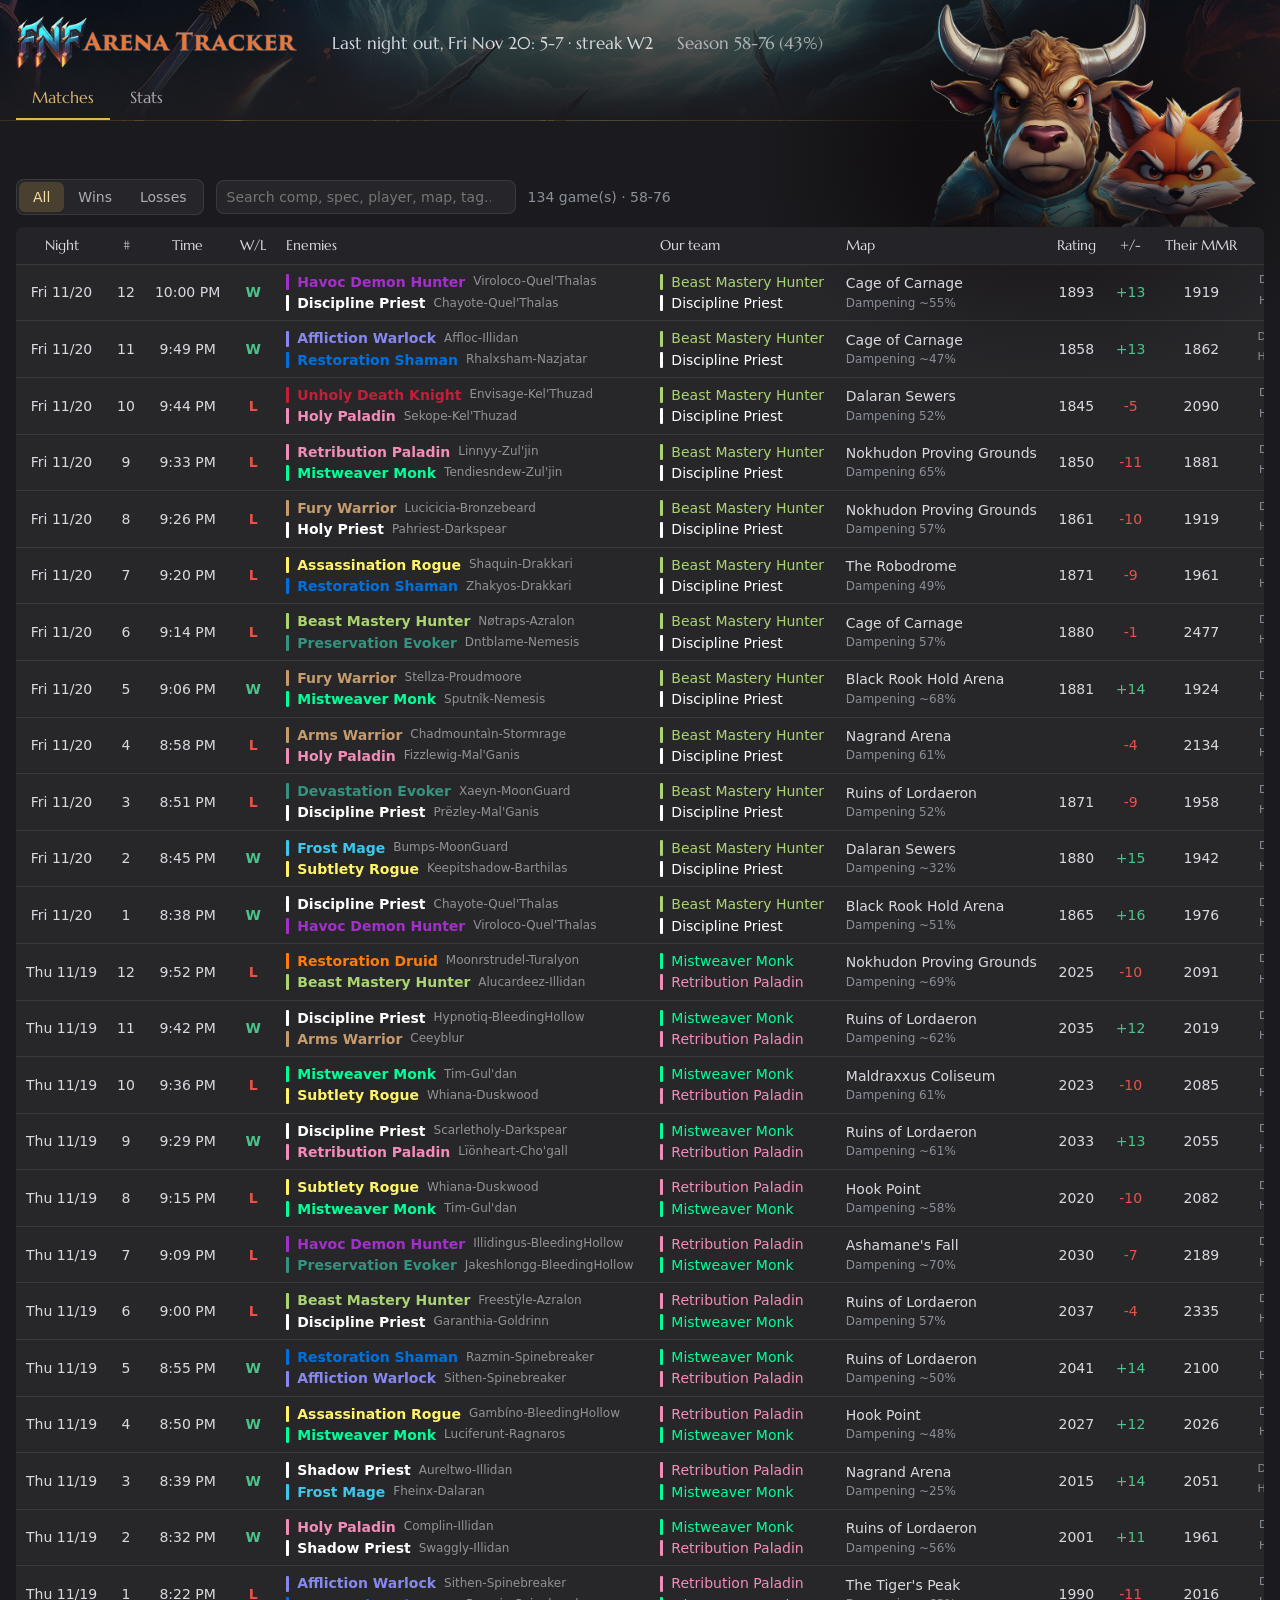
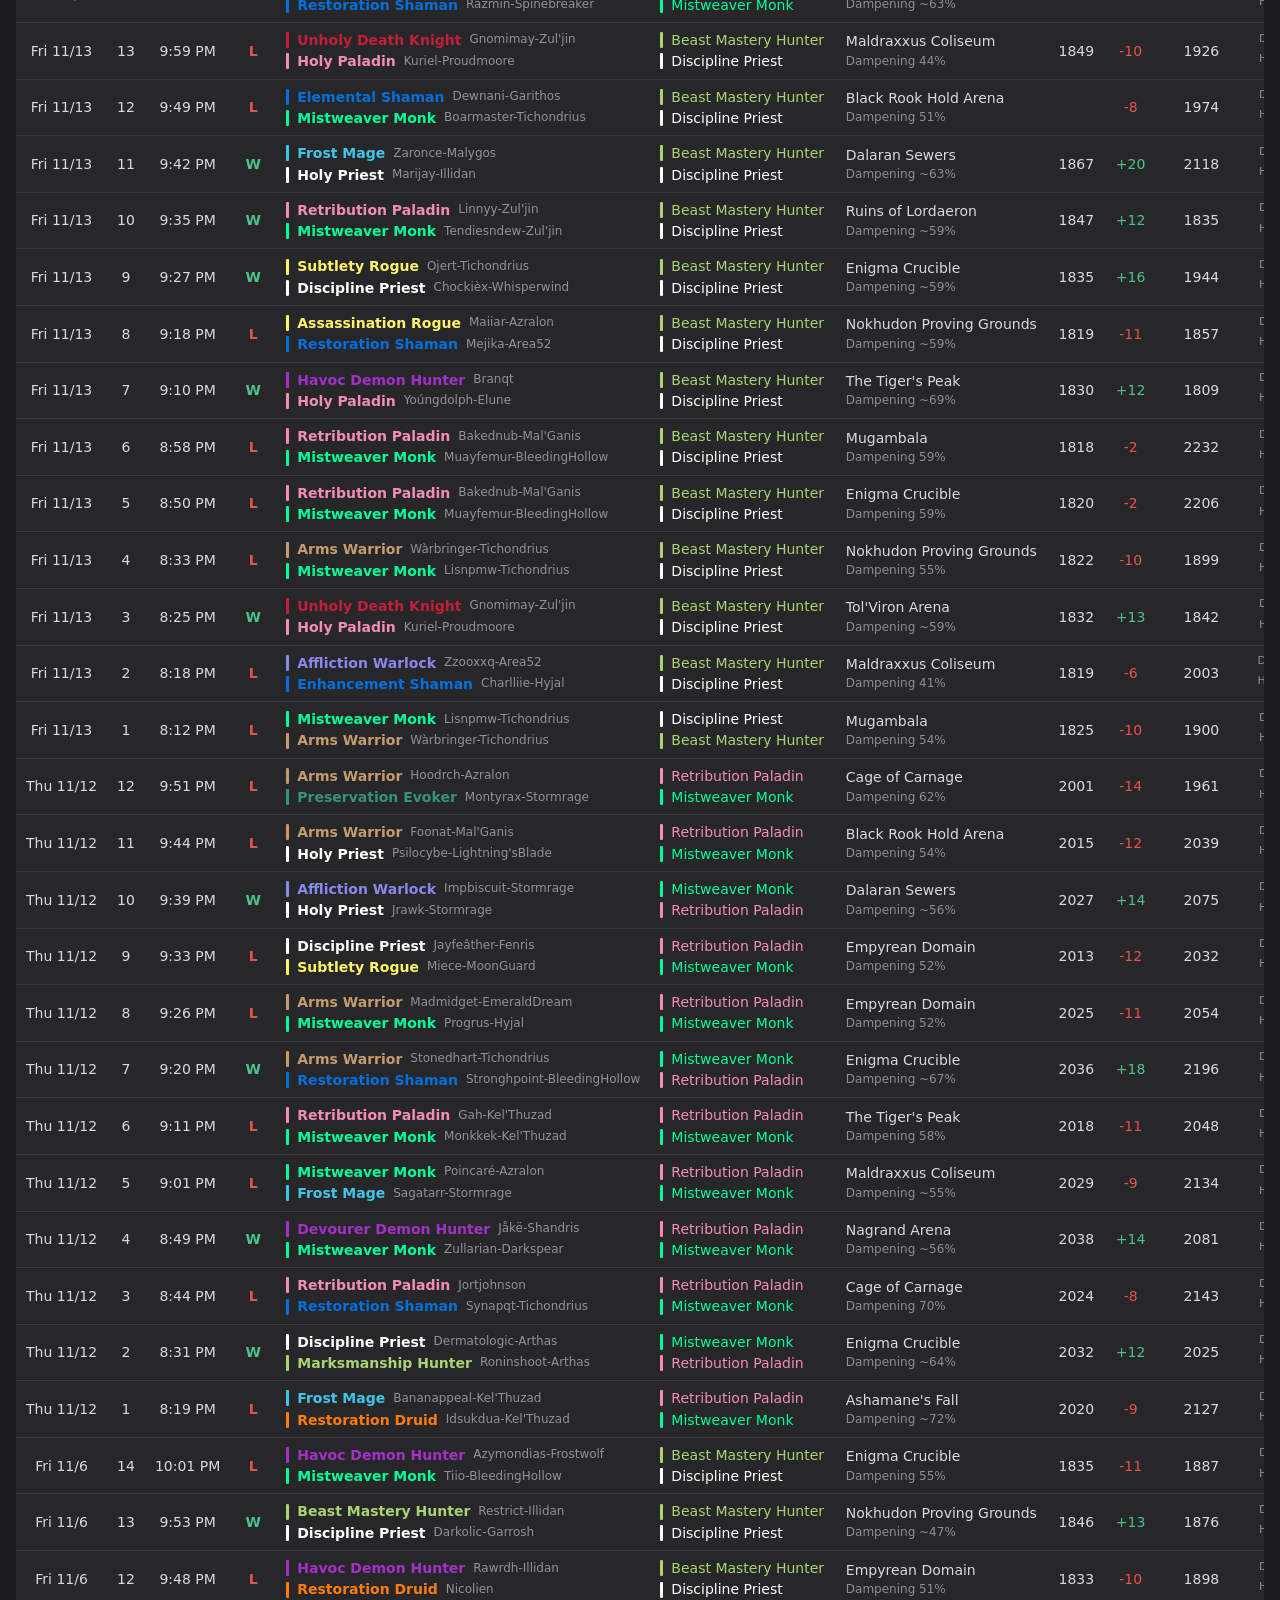
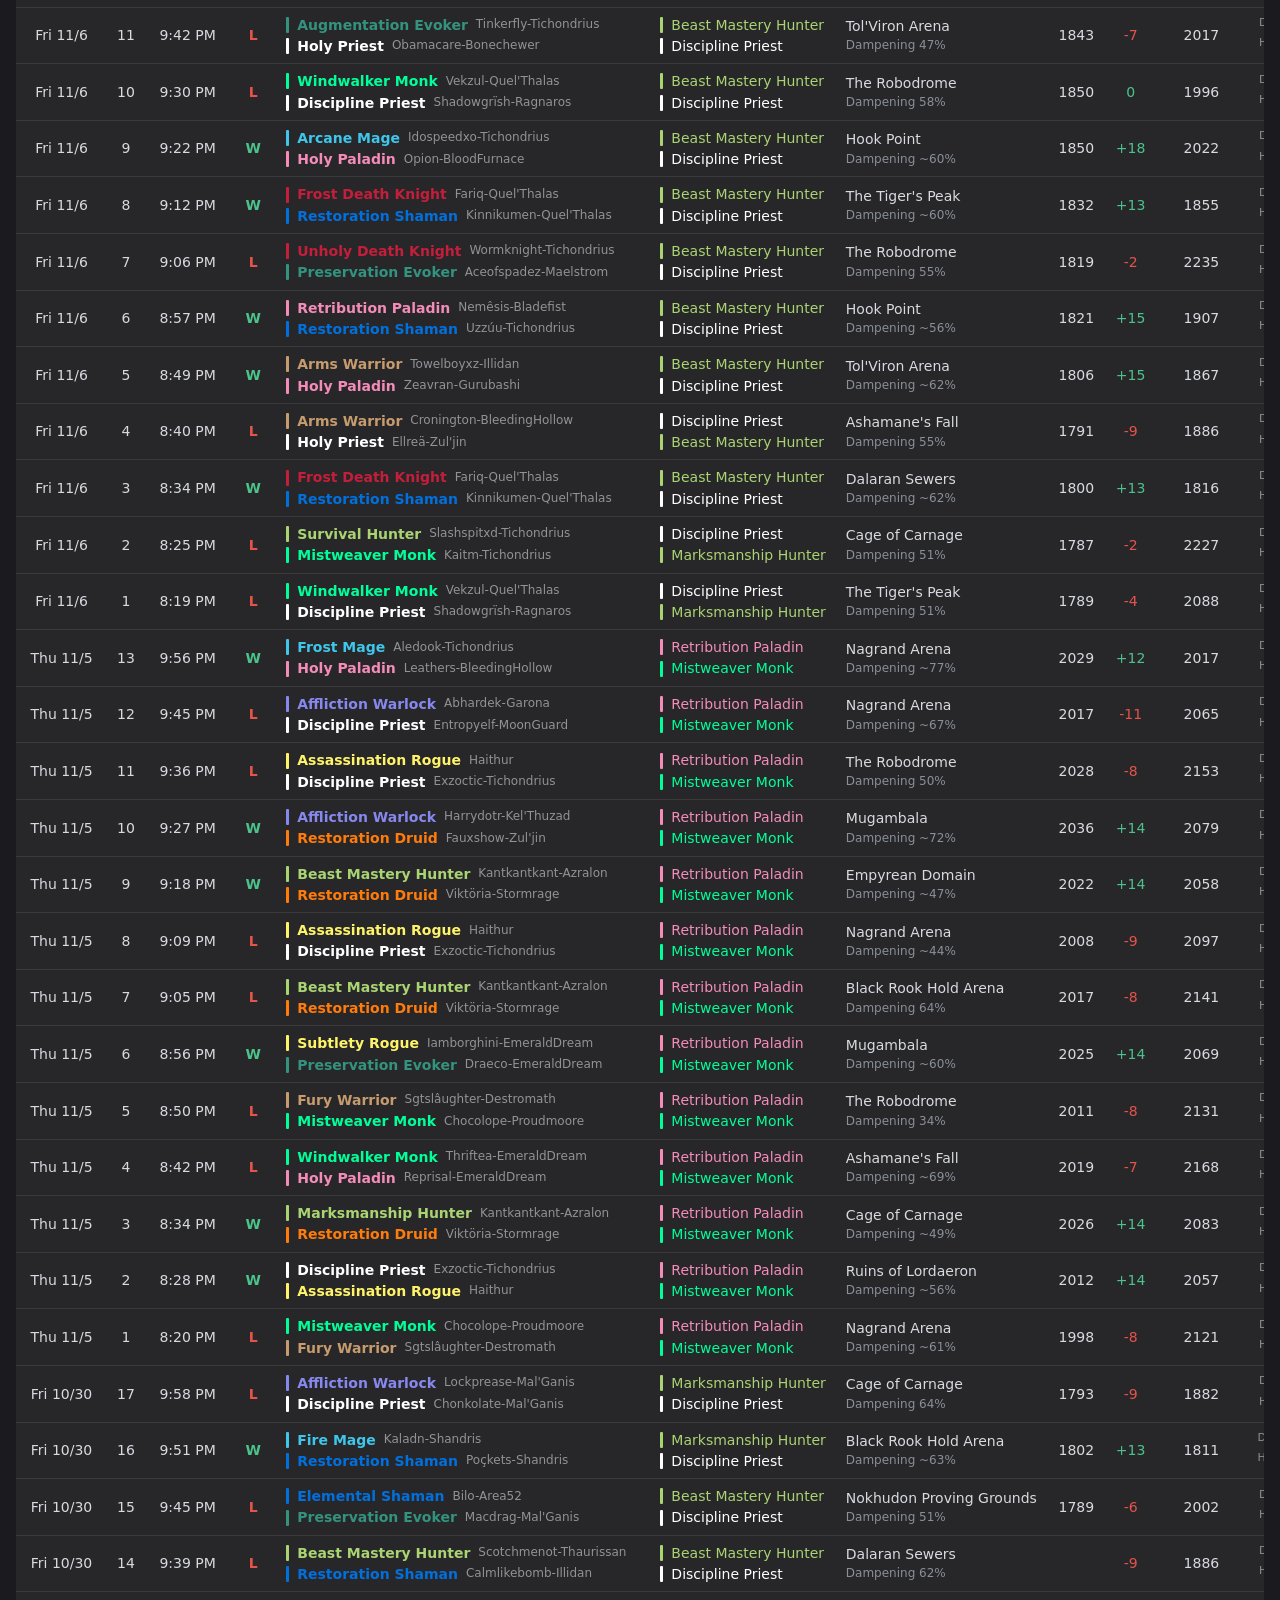
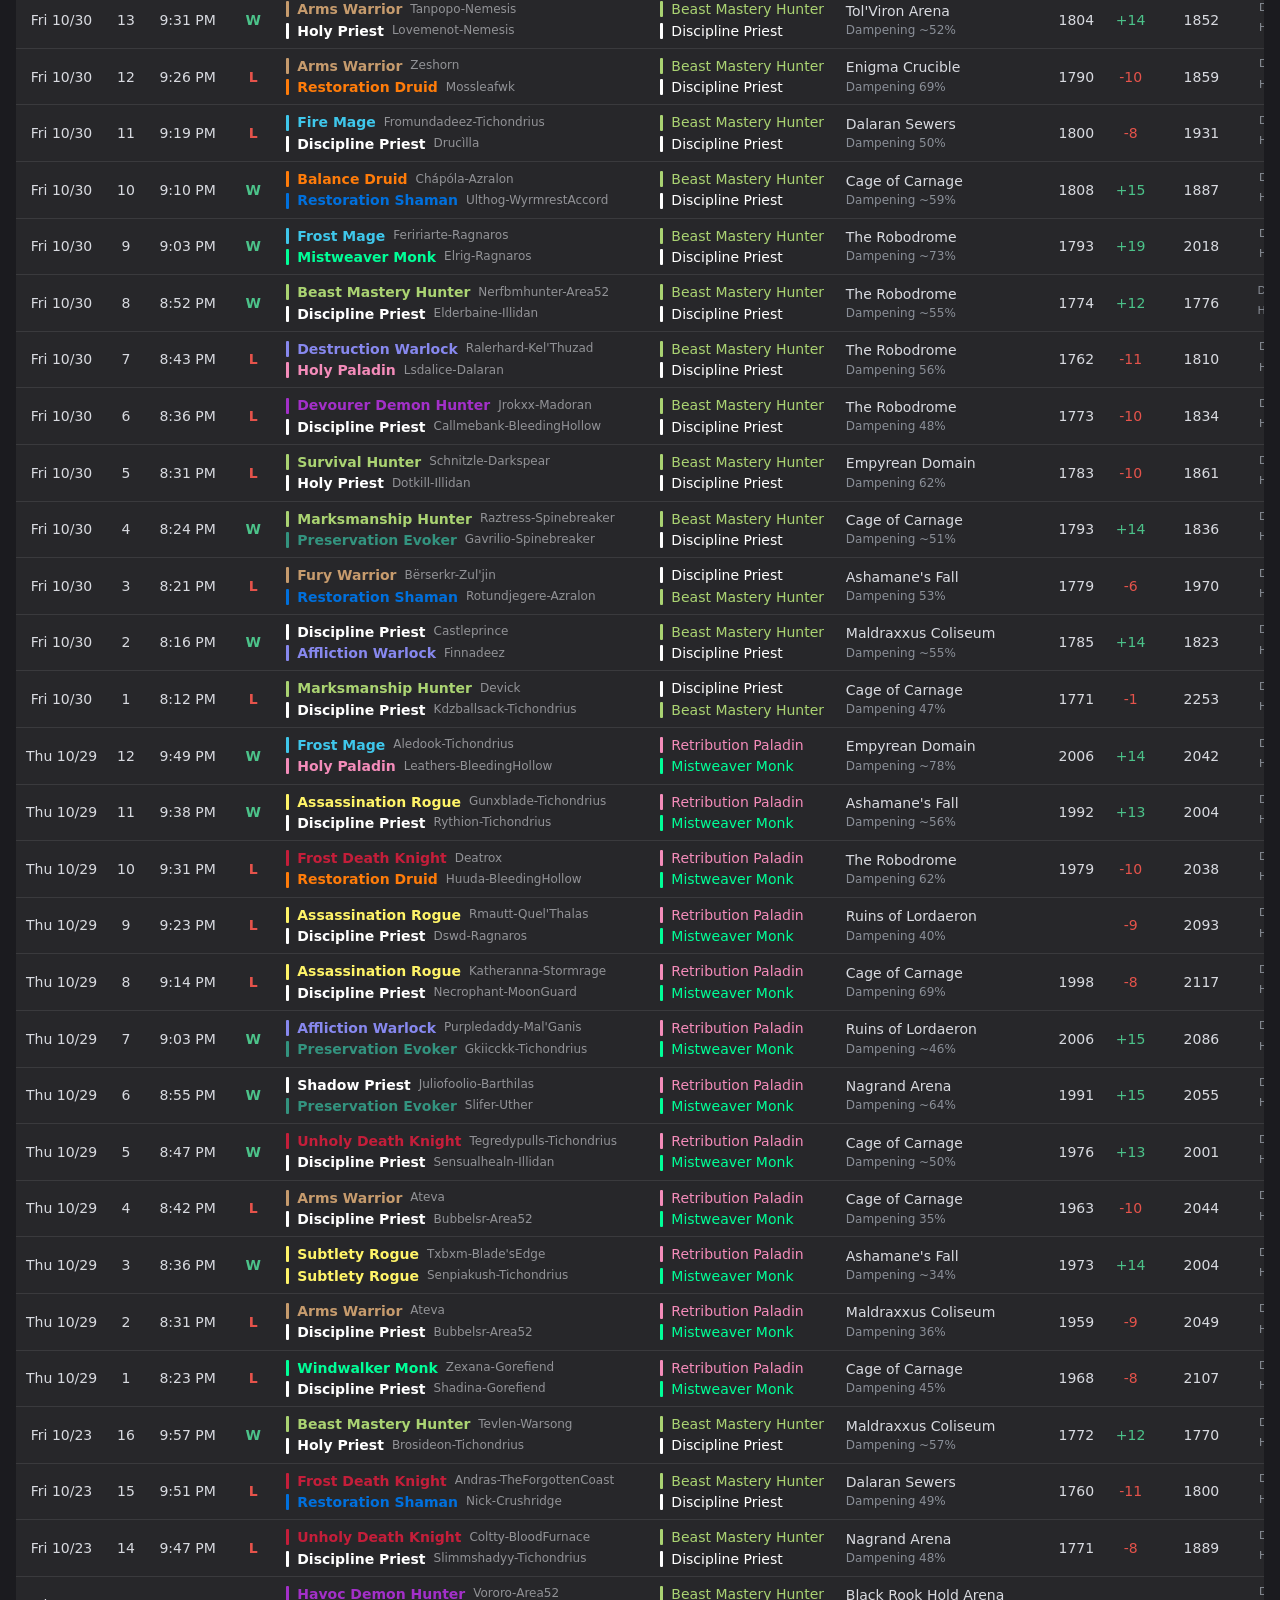
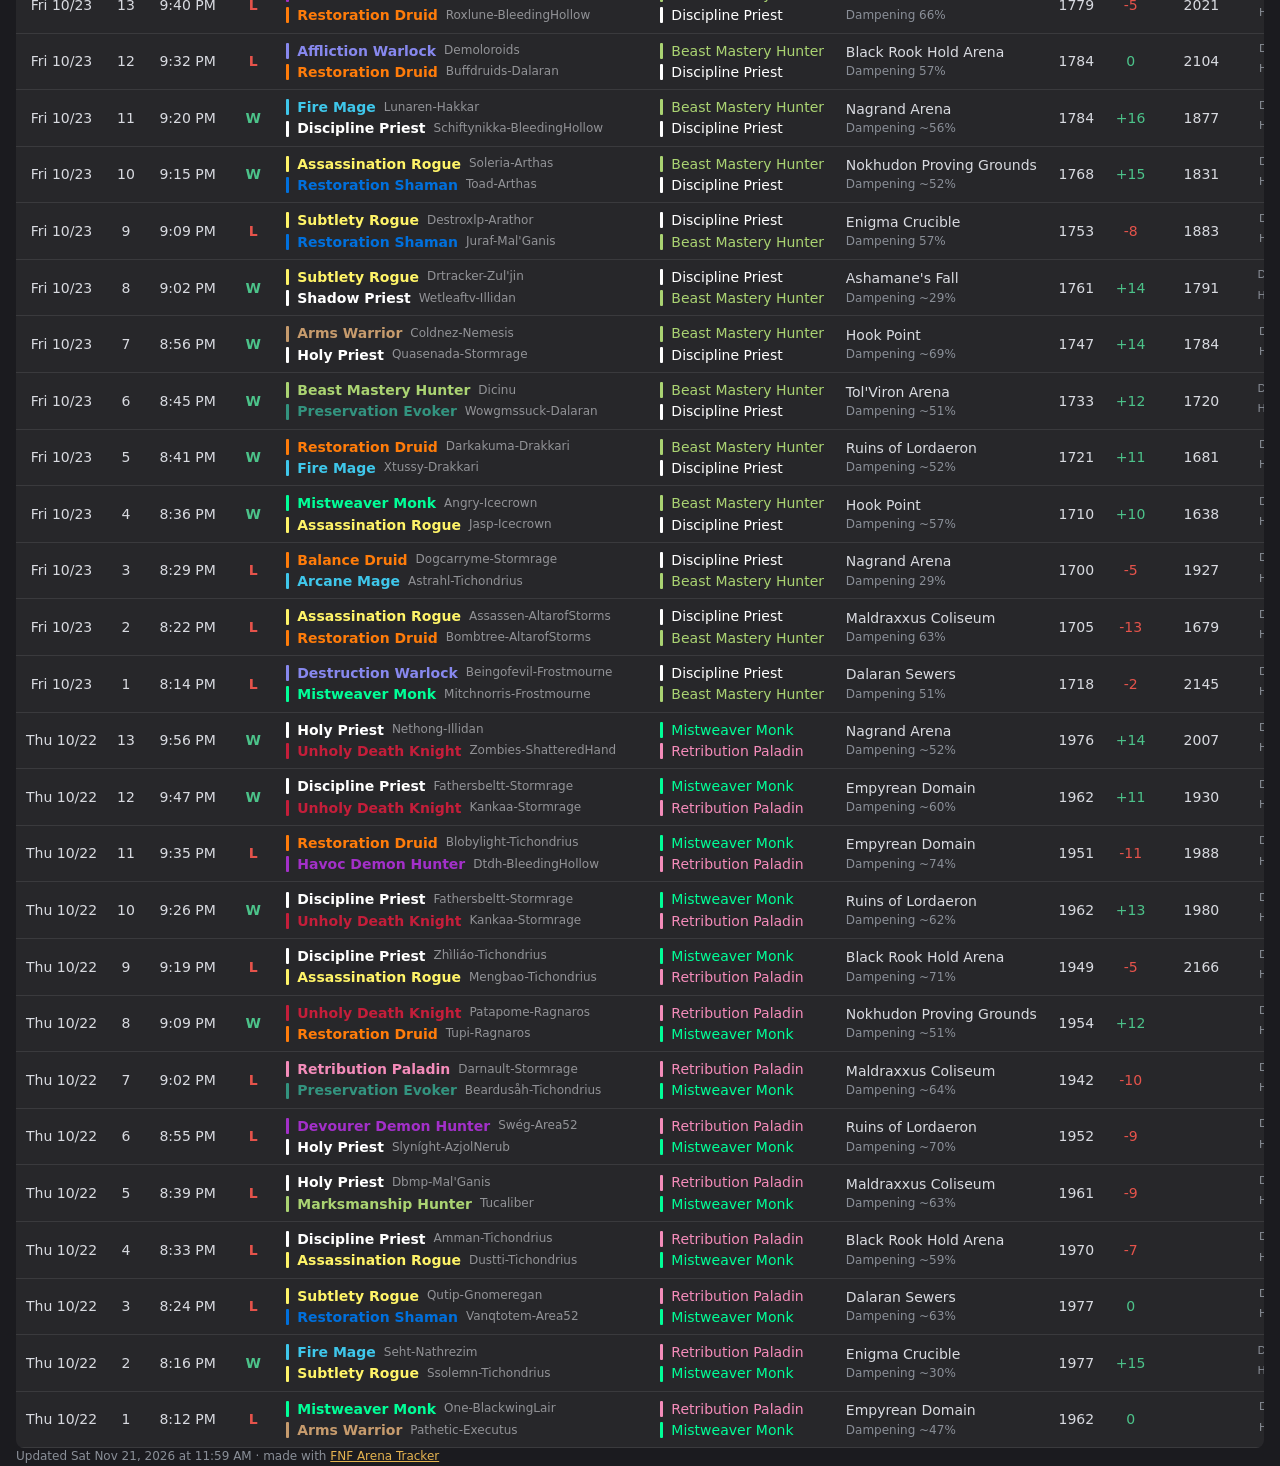
<file: index.html>
<!doctype html>
<html lang="en">
<head>
<meta charset="utf-8">
<meta name="viewport" content="width=device-width, initial-scale=1">
<title>Matches · FNF Arena Tracker</title>
<meta name="description" content="2v2 arena games and stats from FNF Arena Tracker.">
<meta name="fnf-version" content="0a52a57643">
<link rel="icon" href="favicon.ico">
<link rel="stylesheet" href="site.css?v=1461fd6ba0">
</head>
<body class="page-matches">
<header class="banner">
  <div class="wrap banner-row">
    <a class="logo" href="index.html"><img src="assets/logo.png" alt="FNF Arena Tracker"></a>
    <div class="record">
      <span class="session">Last night out, Fri Nov 20: 5-7 &#183; streak W2</span>
      <span class="overall">Season 58-76 (43%)</span>
    </div>
  </div>
  <nav class="wrap tabs"><a href="index.html" class="active" aria-current="page">Matches</a><a href="stats.html">Stats</a></nav>
  <div class="wrap art" aria-hidden="true"><img src="assets/mascots.png" alt="" width="360"></div>
</header>
<main class="wrap">
<div class="toolbar">
  <div class="filter" role="group" aria-label="Show">
    <button type="button" class="on" data-filter="all">All</button>
    <button type="button" data-filter="w">Wins</button>
    <button type="button" data-filter="l">Losses</button>
  </div>
  <input type="search" id="search" placeholder="Search comp, spec, player, map, tag…" aria-label="Search games">
  <span class="count" id="count">134 game(s)</span>
</div><div class="table-scroll">
<table class="matches sortable" id="matches">
<thead><tr>
  <th data-type="num" class="c">Night</th><th data-type="num" class="c">#</th><th data-type="num" class="c">Time</th>
  <th class="c">W/L</th><th>Enemies</th><th>Our team</th><th>Map</th>
  <th data-type="num" class="c">Rating</th><th data-type="num" class="c">+/-</th>
  <th data-type="num" class="c">Their MMR</th><th data-type="num" class="c">DPS/HPS</th><th data-type="num" class="c">Length</th>
</tr></thead>
<tbody><tr data-result="w" data-search="havoc demon hunter viroloco-quel&#39;thalas discipline priest chayote-quel&#39;thalas beast mastery hunter discipline priest cage of carnage"><td class="c" data-sort="639308088030000000">Fri 11/20</td><td class="c">12</td><td class="c" data-sort="792030000000">10:00 PM</td><td class="c result win">W</td><td><div class="chip"><i style="background:#A330C9"></i><b style="color:#A330C9">Havoc Demon Hunter</b><a class="name" href="https://check-pvp.fr/us/Quel%27Thalas/Viroloco" target="_blank" rel="noopener" title="Open on check-pvp.fr">Viroloco-Quel&#39;Thalas</a></div><div class="chip"><i style="background:#FFFFFF"></i><b style="color:#FFFFFF">Discipline Priest</b><a class="name" href="https://check-pvp.fr/us/Quel%27Thalas/Chayote" target="_blank" rel="noopener" title="Open on check-pvp.fr">Chayote-Quel&#39;Thalas</a></div></td><td class="ours"><div class="chip"><i style="background:#AAD372"></i><b style="color:#AAD372">Beast Mastery Hunter</b></div><div class="chip"><i style="background:#FFFFFF"></i><b style="color:#FFFFFF">Discipline Priest</b></div></td><td>Cage of Carnage<div class="damp" title="~ = estimated from game length and healers: starts at 20% per healer in the match, +1% every 10 seconds. Otherwise read by the FNF addon when the match ended (it usually only gets a reading on losses).">Dampening ~55%</div></td><td class="c">1893</td><td class="c win" data-sort="13">+13</td><td class="c">1919</td><td class="c" data-sort="70.12"><div class="output" title="Damage: us 9.22M (63.2k/s), them 5.42M (37.1k/s)
Healing: us 5.52M (37.8k/s), them 7.12M (48.8k/s)"><div class="gap"><span>DPS</span><b class="win">+70%</b></div><div class="gap"><span>HPS</span><b class="loss">-23%</b></div></div></td><td class="c" data-sort="146">2:26</td></tr>
<tr data-result="w" data-search="affliction warlock affloc-illidan restoration shaman rhalxsham-nazjatar beast mastery hunter discipline priest cage of carnage"><td class="c" data-sort="639308081420000000">Fri 11/20</td><td class="c">11</td><td class="c" data-sort="785420000000">9:49 PM</td><td class="c result win">W</td><td><div class="chip"><i style="background:#8788EE"></i><b style="color:#8788EE">Affliction Warlock</b><a class="name" href="https://check-pvp.fr/us/Illidan/Affloc" target="_blank" rel="noopener" title="Open on check-pvp.fr">Affloc-Illidan</a></div><div class="chip"><i style="background:#0070DD"></i><b style="color:#0070DD">Restoration Shaman</b><a class="name" href="https://check-pvp.fr/us/Nazjatar/Rhalxsham" target="_blank" rel="noopener" title="Open on check-pvp.fr">Rhalxsham-Nazjatar</a></div></td><td class="ours"><div class="chip"><i style="background:#AAD372"></i><b style="color:#AAD372">Beast Mastery Hunter</b></div><div class="chip"><i style="background:#FFFFFF"></i><b style="color:#FFFFFF">Discipline Priest</b></div></td><td>Cage of Carnage<div class="damp" title="~ = estimated from game length and healers: starts at 20% per healer in the match, +1% every 10 seconds. Otherwise read by the FNF addon when the match ended (it usually only gets a reading on losses).">Dampening ~47%</div></td><td class="c">1858</td><td class="c win" data-sort="13">+13</td><td class="c">1862</td><td class="c" data-sort="134.24"><div class="output" title="Damage: us 5.37M (77.8k/s), them 2.29M (33.2k/s)
Healing: us 2.37M (34.4k/s), them 3.13M (45.3k/s)"><div class="gap"><span>DPS</span><b class="win">+134%</b></div><div class="gap"><span>HPS</span><b class="loss">-24%</b></div></div></td><td class="c" data-sort="69">1:09</td></tr>
<tr data-result="l" data-search="unholy death knight envisage-kel&#39;thuzad holy paladin sekope-kel&#39;thuzad beast mastery hunter discipline priest dalaran sewers"><td class="c" data-sort="639308078450000000">Fri 11/20</td><td class="c">10</td><td class="c" data-sort="782450000000">9:44 PM</td><td class="c result loss">L</td><td><div class="chip"><i style="background:#C41E3A"></i><b style="color:#C41E3A">Unholy Death Knight</b><a class="name" href="https://check-pvp.fr/us/Kel%27Thuzad/Envisage" target="_blank" rel="noopener" title="Open on check-pvp.fr">Envisage-Kel&#39;Thuzad</a></div><div class="chip"><i style="background:#F48CBA"></i><b style="color:#F48CBA">Holy Paladin</b><a class="name" href="https://check-pvp.fr/us/Kel%27Thuzad/Sekope" target="_blank" rel="noopener" title="Open on check-pvp.fr">Sekope-Kel&#39;Thuzad</a></div></td><td class="ours"><div class="chip"><i style="background:#AAD372"></i><b style="color:#AAD372">Beast Mastery Hunter</b></div><div class="chip"><i style="background:#FFFFFF"></i><b style="color:#FFFFFF">Discipline Priest</b></div></td><td>Dalaran Sewers<div class="damp">Dampening 52%</div></td><td class="c">1845</td><td class="c loss" data-sort="-5">-5</td><td class="c">2090</td><td class="c" data-sort="-40.27"><div class="output" title="Damage: us 5.36M (44.6k/s), them 8.97M (74.7k/s)
Healing: us 7.50M (62.5k/s), them 4.81M (40k/s)"><div class="gap"><span>DPS</span><b class="loss">-40%</b></div><div class="gap"><span>HPS</span><b class="win">+56%</b></div></div></td><td class="c" data-sort="120">2:00</td></tr>
<tr data-result="l" data-search="retribution paladin linnyy-zul&#39;jin mistweaver monk tendiesndew-zul&#39;jin beast mastery hunter discipline priest nokhudon proving grounds"><td class="c" data-sort="639308071980000000">Fri 11/20</td><td class="c">9</td><td class="c" data-sort="775980000000">9:33 PM</td><td class="c result loss">L</td><td><div class="chip"><i style="background:#F48CBA"></i><b style="color:#F48CBA">Retribution Paladin</b><a class="name" href="https://check-pvp.fr/us/Zul%27jin/Linnyy" target="_blank" rel="noopener" title="Open on check-pvp.fr">Linnyy-Zul&#39;jin</a></div><div class="chip"><i style="background:#00FF98"></i><b style="color:#00FF98">Mistweaver Monk</b><a class="name" href="https://check-pvp.fr/us/Zul%27jin/Tendiesndew" target="_blank" rel="noopener" title="Open on check-pvp.fr">Tendiesndew-Zul&#39;jin</a></div></td><td class="ours"><div class="chip"><i style="background:#AAD372"></i><b style="color:#AAD372">Beast Mastery Hunter</b></div><div class="chip"><i style="background:#FFFFFF"></i><b style="color:#FFFFFF">Discipline Priest</b></div></td><td>Nokhudon Proving Grounds<div class="damp">Dampening 65%</div></td><td class="c">1850</td><td class="c loss" data-sort="-11">-11</td><td class="c">1881</td><td class="c" data-sort="38.35"><div class="output" title="Damage: us 17.44M (70.9k/s), them 12.60M (51.2k/s)
Healing: us 11.46M (46.6k/s), them 17.09M (69.5k/s)"><div class="gap"><span>DPS</span><b class="win">+38%</b></div><div class="gap"><span>HPS</span><b class="loss">-33%</b></div></div></td><td class="c" data-sort="246">4:06</td></tr>
<tr data-result="l" data-search="fury warrior lucicicia-bronzebeard holy priest pahriest-darkspear beast mastery hunter discipline priest nokhudon proving grounds"><td class="c" data-sort="639308068000000000">Fri 11/20</td><td class="c">8</td><td class="c" data-sort="772000000000">9:26 PM</td><td class="c result loss">L</td><td><div class="chip"><i style="background:#C69B6D"></i><b style="color:#C69B6D">Fury Warrior</b><a class="name" href="https://check-pvp.fr/us/Bronzebeard/Lucicicia" target="_blank" rel="noopener" title="Open on check-pvp.fr">Lucicicia-Bronzebeard</a></div><div class="chip"><i style="background:#FFFFFF"></i><b style="color:#FFFFFF">Holy Priest</b><a class="name" href="https://check-pvp.fr/us/Darkspear/Pahriest" target="_blank" rel="noopener" title="Open on check-pvp.fr">Pahriest-Darkspear</a></div></td><td class="ours"><div class="chip"><i style="background:#AAD372"></i><b style="color:#AAD372">Beast Mastery Hunter</b></div><div class="chip"><i style="background:#FFFFFF"></i><b style="color:#FFFFFF">Discipline Priest</b></div></td><td>Nokhudon Proving Grounds<div class="damp">Dampening 57%</div></td><td class="c">1861</td><td class="c loss" data-sort="-10">-10</td><td class="c">1919</td><td class="c" data-sort="-33.98"><div class="output" title="Damage: us 7.61M (46.4k/s), them 11.53M (70.3k/s)
Healing: us 9.72M (59.2k/s), them 8.09M (49.3k/s)"><div class="gap"><span>DPS</span><b class="loss">-34%</b></div><div class="gap"><span>HPS</span><b class="win">+20%</b></div></div></td><td class="c" data-sort="164">2:44</td></tr>
<tr data-result="l" data-search="assassination rogue shaquin-drakkari restoration shaman zhakyos-drakkari beast mastery hunter discipline priest the robodrome"><td class="c" data-sort="639308064220000000">Fri 11/20</td><td class="c">7</td><td class="c" data-sort="768220000000">9:20 PM</td><td class="c result loss">L</td><td><div class="chip"><i style="background:#FFF468"></i><b style="color:#FFF468">Assassination Rogue</b><a class="name" href="https://check-pvp.fr/us/Drakkari/Shaquin" target="_blank" rel="noopener" title="Open on check-pvp.fr">Shaquin-Drakkari</a></div><div class="chip"><i style="background:#0070DD"></i><b style="color:#0070DD">Restoration Shaman</b><a class="name" href="https://check-pvp.fr/us/Drakkari/Zhakyos" target="_blank" rel="noopener" title="Open on check-pvp.fr">Zhakyos-Drakkari</a></div></td><td class="ours"><div class="chip"><i style="background:#AAD372"></i><b style="color:#AAD372">Beast Mastery Hunter</b></div><div class="chip"><i style="background:#FFFFFF"></i><b style="color:#FFFFFF">Discipline Priest</b></div></td><td>The Robodrome<div class="damp">Dampening 49%</div></td><td class="c">1871</td><td class="c loss" data-sort="-9">-9</td><td class="c">1961</td><td class="c" data-sort="-20.72"><div class="output" title="Damage: us 2.72M (32.4k/s), them 3.43M (40.8k/s)
Healing: us 2.19M (26.1k/s), them 2.69M (32k/s)"><div class="gap"><span>DPS</span><b class="loss">-21%</b></div><div class="gap"><span>HPS</span><b class="loss">-18%</b></div></div></td><td class="c" data-sort="84">1:24</td></tr>
<tr data-result="l" data-search="beast mastery hunter n&#248;traps-azralon preservation evoker dntblame-nemesis beast mastery hunter discipline priest cage of carnage"><td class="c" data-sort="639308060480000000">Fri 11/20</td><td class="c">6</td><td class="c" data-sort="764480000000">9:14 PM</td><td class="c result loss">L</td><td><div class="chip"><i style="background:#AAD372"></i><b style="color:#AAD372">Beast Mastery Hunter</b><a class="name" href="https://check-pvp.fr/us/Azralon/N%C3%B8traps" target="_blank" rel="noopener" title="Open on check-pvp.fr">N&#248;traps-Azralon</a></div><div class="chip"><i style="background:#33937F"></i><b style="color:#33937F">Preservation Evoker</b><a class="name" href="https://check-pvp.fr/us/Nemesis/Dntblame" target="_blank" rel="noopener" title="Open on check-pvp.fr">Dntblame-Nemesis</a></div></td><td class="ours"><div class="chip"><i style="background:#AAD372"></i><b style="color:#AAD372">Beast Mastery Hunter</b></div><div class="chip"><i style="background:#FFFFFF"></i><b style="color:#FFFFFF">Discipline Priest</b></div></td><td>Cage of Carnage<div class="damp">Dampening 57%</div></td><td class="c">1880</td><td class="c loss" data-sort="-1">-1</td><td class="c">2477</td><td class="c" data-sort="-4.33"><div class="output" title="Damage: us 8.96M (53.7k/s), them 9.36M (56.1k/s)
Healing: us 7.25M (43.4k/s), them 8.81M (52.8k/s)"><div class="gap"><span>DPS</span><b class="loss">-4%</b></div><div class="gap"><span>HPS</span><b class="loss">-18%</b></div></div></td><td class="c" data-sort="167">2:47</td></tr>
<tr data-result="w" data-search="fury warrior stellza-proudmoore mistweaver monk sputn&#238;k-nemesis beast mastery hunter discipline priest black rook hold arena"><td class="c" data-sort="639308056060000000">Fri 11/20</td><td class="c">5</td><td class="c" data-sort="760060000000">9:06 PM</td><td class="c result win">W</td><td><div class="chip"><i style="background:#C69B6D"></i><b style="color:#C69B6D">Fury Warrior</b><a class="name" href="https://check-pvp.fr/us/Proudmoore/Stellza" target="_blank" rel="noopener" title="Open on check-pvp.fr">Stellza-Proudmoore</a></div><div class="chip"><i style="background:#00FF98"></i><b style="color:#00FF98">Mistweaver Monk</b><a class="name" href="https://check-pvp.fr/us/Nemesis/Sputn%C3%AEk" target="_blank" rel="noopener" title="Open on check-pvp.fr">Sputn&#238;k-Nemesis</a></div></td><td class="ours"><div class="chip"><i style="background:#AAD372"></i><b style="color:#AAD372">Beast Mastery Hunter</b></div><div class="chip"><i style="background:#FFFFFF"></i><b style="color:#FFFFFF">Discipline Priest</b></div></td><td>Black Rook Hold Arena<div class="damp" title="~ = estimated from game length and healers: starts at 20% per healer in the match, +1% every 10 seconds. Otherwise read by the FNF addon when the match ended (it usually only gets a reading on losses).">Dampening ~68%</div></td><td class="c">1881</td><td class="c win" data-sort="14">+14</td><td class="c">1924</td><td class="c" data-sort="33.74"><div class="output" title="Damage: us 18.97M (67.7k/s), them 14.18M (50.6k/s)
Healing: us 13.76M (49.1k/s), them 17.15M (61.2k/s)"><div class="gap"><span>DPS</span><b class="win">+34%</b></div><div class="gap"><span>HPS</span><b class="loss">-20%</b></div></div></td><td class="c" data-sort="280">4:40</td></tr>
<tr data-result="l" data-search="arms warrior chadmounta&#236;n-stormrage holy paladin fizzlewig-mal&#39;ganis beast mastery hunter discipline priest nagrand arena"><td class="c" data-sort="639308051300000000">Fri 11/20</td><td class="c">4</td><td class="c" data-sort="755300000000">8:58 PM</td><td class="c result loss">L</td><td><div class="chip"><i style="background:#C69B6D"></i><b style="color:#C69B6D">Arms Warrior</b><a class="name" href="https://check-pvp.fr/us/Stormrage/Chadmounta%C3%ACn" target="_blank" rel="noopener" title="Open on check-pvp.fr">Chadmounta&#236;n-Stormrage</a></div><div class="chip"><i style="background:#F48CBA"></i><b style="color:#F48CBA">Holy Paladin</b><a class="name" href="https://check-pvp.fr/us/Mal%27Ganis/Fizzlewig" target="_blank" rel="noopener" title="Open on check-pvp.fr">Fizzlewig-Mal&#39;Ganis</a></div></td><td class="ours"><div class="chip"><i style="background:#AAD372"></i><b style="color:#AAD372">Beast Mastery Hunter</b></div><div class="chip"><i style="background:#FFFFFF"></i><b style="color:#FFFFFF">Discipline Priest</b></div></td><td>Nagrand Arena<div class="damp">Dampening 61%</div></td><td class="c"></td><td class="c loss" data-sort="-4">-4</td><td class="c">2134</td><td class="c" data-sort="-29.65"><div class="output" title="Damage: us 9.60M (45.9k/s), them 13.65M (65.3k/s)
Healing: us 11.09M (53.1k/s), them 9.77M (46.7k/s)"><div class="gap"><span>DPS</span><b class="loss">-30%</b></div><div class="gap"><span>HPS</span><b class="win">+14%</b></div></div></td><td class="c" data-sort="209">3:29</td></tr>
<tr data-result="l" data-search="devastation evoker xaeyn-moonguard discipline priest pr&#235;zley-mal&#39;ganis beast mastery hunter discipline priest ruins of lordaeron"><td class="c" data-sort="639308046600000000">Fri 11/20</td><td class="c">3</td><td class="c" data-sort="750600000000">8:51 PM</td><td class="c result loss">L</td><td><div class="chip"><i style="background:#33937F"></i><b style="color:#33937F">Devastation Evoker</b><a class="name" href="https://check-pvp.fr/us/Moon%20Guard/Xaeyn" target="_blank" rel="noopener" title="Open on check-pvp.fr">Xaeyn-MoonGuard</a></div><div class="chip"><i style="background:#FFFFFF"></i><b style="color:#FFFFFF">Discipline Priest</b><a class="name" href="https://check-pvp.fr/us/Mal%27Ganis/Pr%C3%ABzley" target="_blank" rel="noopener" title="Open on check-pvp.fr">Pr&#235;zley-Mal&#39;Ganis</a></div></td><td class="ours"><div class="chip"><i style="background:#AAD372"></i><b style="color:#AAD372">Beast Mastery Hunter</b></div><div class="chip"><i style="background:#FFFFFF"></i><b style="color:#FFFFFF">Discipline Priest</b></div></td><td>Ruins of Lordaeron<div class="damp">Dampening 52%</div></td><td class="c">1871</td><td class="c loss" data-sort="-9">-9</td><td class="c">1958</td><td class="c" data-sort="-39.68"><div class="output" title="Damage: us 5.78M (46.6k/s), them 9.58M (77.2k/s)
Healing: us 7.58M (61.2k/s), them 6.28M (50.6k/s)"><div class="gap"><span>DPS</span><b class="loss">-40%</b></div><div class="gap"><span>HPS</span><b class="win">+21%</b></div></div></td><td class="c" data-sort="124">2:04</td></tr>
<tr data-result="w" data-search="frost mage bumps-moonguard subtlety rogue keepitshadow-barthilas beast mastery hunter discipline priest dalaran sewers"><td class="c" data-sort="639308043100000000">Fri 11/20</td><td class="c">2</td><td class="c" data-sort="747100000000">8:45 PM</td><td class="c result win">W</td><td><div class="chip"><i style="background:#3FC7EB"></i><b style="color:#3FC7EB">Frost Mage</b><a class="name" href="https://check-pvp.fr/us/Moon%20Guard/Bumps" target="_blank" rel="noopener" title="Open on check-pvp.fr">Bumps-MoonGuard</a></div><div class="chip"><i style="background:#FFF468"></i><b style="color:#FFF468">Subtlety Rogue</b><a class="name" href="https://check-pvp.fr/us/Barthilas/Keepitshadow" target="_blank" rel="noopener" title="Open on check-pvp.fr">Keepitshadow-Barthilas</a></div></td><td class="ours"><div class="chip"><i style="background:#AAD372"></i><b style="color:#AAD372">Beast Mastery Hunter</b></div><div class="chip"><i style="background:#FFFFFF"></i><b style="color:#FFFFFF">Discipline Priest</b></div></td><td>Dalaran Sewers<div class="damp" title="~ = estimated from game length and healers: starts at 20% per healer in the match, +1% every 10 seconds. Otherwise read by the FNF addon when the match ended (it usually only gets a reading on losses).">Dampening ~32%</div></td><td class="c">1880</td><td class="c win" data-sort="15">+15</td><td class="c">1942</td><td class="c" data-sort="34.14"><div class="output" title="Damage: us 4.32M (36k/s), them 3.22M (26.8k/s)
Healing: us 3.49M (29.1k/s), them 1.85M (15.4k/s)
Healing greyed out: the teams brought a different number of healers."><div class="gap"><span>DPS</span><b class="win">+34%</b></div><div class="gap"><span>HPS</span><b class="dim">+89%</b></div></div></td><td class="c" data-sort="120">2:00</td></tr>
<tr data-result="w" data-search="discipline priest chayote-quel&#39;thalas havoc demon hunter viroloco-quel&#39;thalas beast mastery hunter discipline priest black rook hold arena"><td class="c" data-sort="639308039040000000">Fri 11/20</td><td class="c">1</td><td class="c" data-sort="743040000000">8:38 PM</td><td class="c result win">W</td><td><div class="chip"><i style="background:#FFFFFF"></i><b style="color:#FFFFFF">Discipline Priest</b><a class="name" href="https://check-pvp.fr/us/Quel%27Thalas/Chayote" target="_blank" rel="noopener" title="Open on check-pvp.fr">Chayote-Quel&#39;Thalas</a></div><div class="chip"><i style="background:#A330C9"></i><b style="color:#A330C9">Havoc Demon Hunter</b><a class="name" href="https://check-pvp.fr/us/Quel%27Thalas/Viroloco" target="_blank" rel="noopener" title="Open on check-pvp.fr">Viroloco-Quel&#39;Thalas</a></div></td><td class="ours"><div class="chip"><i style="background:#AAD372"></i><b style="color:#AAD372">Beast Mastery Hunter</b></div><div class="chip"><i style="background:#FFFFFF"></i><b style="color:#FFFFFF">Discipline Priest</b></div></td><td>Black Rook Hold Arena<div class="damp" title="~ = estimated from game length and healers: starts at 20% per healer in the match, +1% every 10 seconds. Otherwise read by the FNF addon when the match ended (it usually only gets a reading on losses).">Dampening ~51%</div></td><td class="c">1865</td><td class="c win" data-sort="16">+16</td><td class="c">1976</td><td class="c" data-sort="39.37"><div class="output" title="Damage: us 6.80M (63k/s), them 4.88M (45.2k/s)
Healing: us 4.64M (42.9k/s), them 4.92M (45.6k/s)"><div class="gap"><span>DPS</span><b class="win">+39%</b></div><div class="gap"><span>HPS</span><b class="loss">-6%</b></div></div></td><td class="c" data-sort="108">1:48</td></tr>
<tr data-result="l" data-search="restoration druid moonrstrudel-turalyon beast mastery hunter alucardeez-illidan mistweaver monk retribution paladin nokhudon proving grounds"><td class="c" data-sort="639307219740000000">Thu 11/19</td><td class="c">12</td><td class="c" data-sort="787740000000">9:52 PM</td><td class="c result loss">L</td><td><div class="chip"><i style="background:#FF7C0A"></i><b style="color:#FF7C0A">Restoration Druid</b><a class="name" href="https://check-pvp.fr/us/Turalyon/Moonrstrudel" target="_blank" rel="noopener" title="Open on check-pvp.fr">Moonrstrudel-Turalyon</a></div><div class="chip"><i style="background:#AAD372"></i><b style="color:#AAD372">Beast Mastery Hunter</b><a class="name" href="https://check-pvp.fr/us/Illidan/Alucardeez" target="_blank" rel="noopener" title="Open on check-pvp.fr">Alucardeez-Illidan</a></div></td><td class="ours"><div class="chip"><i style="background:#00FF98"></i><b style="color:#00FF98">Mistweaver Monk</b></div><div class="chip"><i style="background:#F48CBA"></i><b style="color:#F48CBA">Retribution Paladin</b></div></td><td>Nokhudon Proving Grounds<div class="damp" title="~ = estimated from game length and healers: starts at 20% per healer in the match, +1% every 10 seconds. Otherwise read by the FNF addon when the match ended (it usually only gets a reading on losses).">Dampening ~69%</div></td><td class="c">2025</td><td class="c loss" data-sort="-10">-10</td><td class="c">2091</td><td class="c" data-sort="41.04"><div class="output" title="Damage: us 19.88M (68.8k/s), them 14.10M (48.8k/s)
Healing: us 12.89M (44.6k/s), them 19.08M (66k/s)"><div class="gap"><span>DPS</span><b class="win">+41%</b></div><div class="gap"><span>HPS</span><b class="loss">-32%</b></div></div></td><td class="c" data-sort="289">4:49</td></tr>
<tr data-result="w" data-search="discipline priest hypnotiq-bleedinghollow arms warrior ceeyblur mistweaver monk retribution paladin ruins of lordaeron"><td class="c" data-sort="639307213660000000">Thu 11/19</td><td class="c">11</td><td class="c" data-sort="781660000000">9:42 PM</td><td class="c result win">W</td><td><div class="chip"><i style="background:#FFFFFF"></i><b style="color:#FFFFFF">Discipline Priest</b><a class="name" href="https://check-pvp.fr/us/Bleeding%20Hollow/Hypnotiq" target="_blank" rel="noopener" title="Open on check-pvp.fr">Hypnotiq-BleedingHollow</a></div><div class="chip"><i style="background:#C69B6D"></i><b style="color:#C69B6D">Arms Warrior</b><a class="name" href="https://check-pvp.fr/us/Sargeras/Ceeyblur" target="_blank" rel="noopener" title="Open on check-pvp.fr">Ceeyblur</a></div></td><td class="ours"><div class="chip"><i style="background:#00FF98"></i><b style="color:#00FF98">Mistweaver Monk</b></div><div class="chip"><i style="background:#F48CBA"></i><b style="color:#F48CBA">Retribution Paladin</b></div></td><td>Ruins of Lordaeron<div class="damp" title="~ = estimated from game length and healers: starts at 20% per healer in the match, +1% every 10 seconds. Otherwise read by the FNF addon when the match ended (it usually only gets a reading on losses).">Dampening ~62%</div></td><td class="c">2035</td><td class="c win" data-sort="12">+12</td><td class="c">2019</td><td class="c" data-sort="-31.04"><div class="output" title="Damage: us 13.09M (60.1k/s), them 18.98M (87.1k/s)
Healing: us 18.25M (83.7k/s), them 10.92M (50.1k/s)"><div class="gap"><span>DPS</span><b class="loss">-31%</b></div><div class="gap"><span>HPS</span><b class="win">+67%</b></div></div></td><td class="c" data-sort="218">3:38</td></tr>
<tr data-result="l" data-search="mistweaver monk tim-gul&#39;dan subtlety rogue whiana-duskwood mistweaver monk retribution paladin maldraxxus coliseum"><td class="c" data-sort="639307209690000000">Thu 11/19</td><td class="c">10</td><td class="c" data-sort="777690000000">9:36 PM</td><td class="c result loss">L</td><td><div class="chip"><i style="background:#00FF98"></i><b style="color:#00FF98">Mistweaver Monk</b><a class="name" href="https://check-pvp.fr/us/Gul%27dan/Tim" target="_blank" rel="noopener" title="Open on check-pvp.fr">Tim-Gul&#39;dan</a></div><div class="chip"><i style="background:#FFF468"></i><b style="color:#FFF468">Subtlety Rogue</b><a class="name" href="https://check-pvp.fr/us/Duskwood/Whiana" target="_blank" rel="noopener" title="Open on check-pvp.fr">Whiana-Duskwood</a></div></td><td class="ours"><div class="chip"><i style="background:#00FF98"></i><b style="color:#00FF98">Mistweaver Monk</b></div><div class="chip"><i style="background:#F48CBA"></i><b style="color:#F48CBA">Retribution Paladin</b></div></td><td>Maldraxxus Coliseum<div class="damp">Dampening 61%</div></td><td class="c">2023</td><td class="c loss" data-sort="-10">-10</td><td class="c">2085</td><td class="c" data-sort="-7.06"><div class="output" title="Damage: us 10.69M (52.9k/s), them 11.50M (56.9k/s)
Healing: us 9.31M (46.1k/s), them 10.63M (52.6k/s)"><div class="gap"><span>DPS</span><b class="loss">-7%</b></div><div class="gap"><span>HPS</span><b class="loss">-12%</b></div></div></td><td class="c" data-sort="202">3:22</td></tr>
<tr data-result="w" data-search="discipline priest scarletholy-darkspear retribution paladin l&#239;&#246;nheart-cho&#39;gall mistweaver monk retribution paladin ruins of lordaeron"><td class="c" data-sort="639307205460000000">Thu 11/19</td><td class="c">9</td><td class="c" data-sort="773460000000">9:29 PM</td><td class="c result win">W</td><td><div class="chip"><i style="background:#FFFFFF"></i><b style="color:#FFFFFF">Discipline Priest</b><a class="name" href="https://check-pvp.fr/us/Darkspear/Scarletholy" target="_blank" rel="noopener" title="Open on check-pvp.fr">Scarletholy-Darkspear</a></div><div class="chip"><i style="background:#F48CBA"></i><b style="color:#F48CBA">Retribution Paladin</b><a class="name" href="https://check-pvp.fr/us/Cho%27gall/L%C3%AF%C3%B6nheart" target="_blank" rel="noopener" title="Open on check-pvp.fr">L&#239;&#246;nheart-Cho&#39;gall</a></div></td><td class="ours"><div class="chip"><i style="background:#00FF98"></i><b style="color:#00FF98">Mistweaver Monk</b></div><div class="chip"><i style="background:#F48CBA"></i><b style="color:#F48CBA">Retribution Paladin</b></div></td><td>Ruins of Lordaeron<div class="damp" title="~ = estimated from game length and healers: starts at 20% per healer in the match, +1% every 10 seconds. Otherwise read by the FNF addon when the match ended (it usually only gets a reading on losses).">Dampening ~61%</div></td><td class="c">2033</td><td class="c win" data-sort="13">+13</td><td class="c">2055</td><td class="c" data-sort="-33.39"><div class="output" title="Damage: us 11.89M (56.6k/s), them 17.85M (85k/s)
Healing: us 16.65M (79.3k/s), them 10.78M (51.3k/s)"><div class="gap"><span>DPS</span><b class="loss">-33%</b></div><div class="gap"><span>HPS</span><b class="win">+54%</b></div></div></td><td class="c" data-sort="210">3:30</td></tr>
<tr data-result="l" data-search="subtlety rogue whiana-duskwood mistweaver monk tim-gul&#39;dan retribution paladin mistweaver monk hook point"><td class="c" data-sort="639307197510000000">Thu 11/19</td><td class="c">8</td><td class="c" data-sort="765510000000">9:15 PM</td><td class="c result loss">L</td><td><div class="chip"><i style="background:#FFF468"></i><b style="color:#FFF468">Subtlety Rogue</b><a class="name" href="https://check-pvp.fr/us/Duskwood/Whiana" target="_blank" rel="noopener" title="Open on check-pvp.fr">Whiana-Duskwood</a></div><div class="chip"><i style="background:#00FF98"></i><b style="color:#00FF98">Mistweaver Monk</b><a class="name" href="https://check-pvp.fr/us/Gul%27dan/Tim" target="_blank" rel="noopener" title="Open on check-pvp.fr">Tim-Gul&#39;dan</a></div></td><td class="ours"><div class="chip"><i style="background:#F48CBA"></i><b style="color:#F48CBA">Retribution Paladin</b></div><div class="chip"><i style="background:#00FF98"></i><b style="color:#00FF98">Mistweaver Monk</b></div></td><td>Hook Point<div class="damp" title="~ = estimated from game length and healers: starts at 20% per healer in the match, +1% every 10 seconds. Otherwise read by the FNF addon when the match ended (it usually only gets a reading on losses).">Dampening ~58%</div></td><td class="c">2020</td><td class="c loss" data-sort="-10">-10</td><td class="c">2082</td><td class="c" data-sort="29.2"><div class="output" title="Damage: us 11.47M (65.6k/s), them 8.88M (50.8k/s)
Healing: us 7.56M (43.2k/s), them 11.24M (64.2k/s)"><div class="gap"><span>DPS</span><b class="win">+29%</b></div><div class="gap"><span>HPS</span><b class="loss">-33%</b></div></div></td><td class="c" data-sort="175">2:55</td></tr>
<tr data-result="l" data-search="havoc demon hunter illidingus-bleedinghollow preservation evoker jakeshlongg-bleedinghollow retribution paladin mistweaver monk ashamane&#39;s fall"><td class="c" data-sort="639307193610000000">Thu 11/19</td><td class="c">7</td><td class="c" data-sort="761610000000">9:09 PM</td><td class="c result loss">L</td><td><div class="chip"><i style="background:#A330C9"></i><b style="color:#A330C9">Havoc Demon Hunter</b><a class="name" href="https://check-pvp.fr/us/Bleeding%20Hollow/Illidingus" target="_blank" rel="noopener" title="Open on check-pvp.fr">Illidingus-BleedingHollow</a></div><div class="chip"><i style="background:#33937F"></i><b style="color:#33937F">Preservation Evoker</b><a class="name" href="https://check-pvp.fr/us/Bleeding%20Hollow/Jakeshlongg" target="_blank" rel="noopener" title="Open on check-pvp.fr">Jakeshlongg-BleedingHollow</a></div></td><td class="ours"><div class="chip"><i style="background:#F48CBA"></i><b style="color:#F48CBA">Retribution Paladin</b></div><div class="chip"><i style="background:#00FF98"></i><b style="color:#00FF98">Mistweaver Monk</b></div></td><td>Ashamane&#39;s Fall<div class="damp" title="~ = estimated from game length and healers: starts at 20% per healer in the match, +1% every 10 seconds. Otherwise read by the FNF addon when the match ended (it usually only gets a reading on losses).">Dampening ~70%</div></td><td class="c">2030</td><td class="c loss" data-sort="-7">-7</td><td class="c">2189</td><td class="c" data-sort="-10.84"><div class="output" title="Damage: us 18.66M (62.8k/s), them 20.93M (70.5k/s)
Healing: us 19.23M (64.7k/s), them 18.61M (62.6k/s)"><div class="gap"><span>DPS</span><b class="loss">-11%</b></div><div class="gap"><span>HPS</span><b class="win">+3%</b></div></div></td><td class="c" data-sort="297">4:57</td></tr>
<tr data-result="l" data-search="beast mastery hunter freest&#255;le-azralon discipline priest garanthia-goldrinn retribution paladin mistweaver monk ruins of lordaeron"><td class="c" data-sort="639307188560000000">Thu 11/19</td><td class="c">6</td><td class="c" data-sort="756560000000">9:00 PM</td><td class="c result loss">L</td><td><div class="chip"><i style="background:#AAD372"></i><b style="color:#AAD372">Beast Mastery Hunter</b><a class="name" href="https://check-pvp.fr/us/Azralon/Freest%C3%BFle" target="_blank" rel="noopener" title="Open on check-pvp.fr">Freest&#255;le-Azralon</a></div><div class="chip"><i style="background:#FFFFFF"></i><b style="color:#FFFFFF">Discipline Priest</b><a class="name" href="https://check-pvp.fr/us/Goldrinn/Garanthia" target="_blank" rel="noopener" title="Open on check-pvp.fr">Garanthia-Goldrinn</a></div></td><td class="ours"><div class="chip"><i style="background:#F48CBA"></i><b style="color:#F48CBA">Retribution Paladin</b></div><div class="chip"><i style="background:#00FF98"></i><b style="color:#00FF98">Mistweaver Monk</b></div></td><td>Ruins of Lordaeron<div class="damp">Dampening 57%</div></td><td class="c">2037</td><td class="c loss" data-sort="-4">-4</td><td class="c">2335</td><td class="c" data-sort="-22.35"><div class="output" title="Damage: us 9.06M (55.6k/s), them 11.67M (71.6k/s)
Healing: us 9.42M (57.8k/s), them 9.11M (55.9k/s)"><div class="gap"><span>DPS</span><b class="loss">-22%</b></div><div class="gap"><span>HPS</span><b class="win">+3%</b></div></div></td><td class="c" data-sort="163">2:43</td></tr>
<tr data-result="w" data-search="restoration shaman razmin-spinebreaker affliction warlock sithen-spinebreaker mistweaver monk retribution paladin ruins of lordaeron"><td class="c" data-sort="639307185430000000">Thu 11/19</td><td class="c">5</td><td class="c" data-sort="753430000000">8:55 PM</td><td class="c result win">W</td><td><div class="chip"><i style="background:#0070DD"></i><b style="color:#0070DD">Restoration Shaman</b><a class="name" href="https://check-pvp.fr/us/Spinebreaker/Razmin" target="_blank" rel="noopener" title="Open on check-pvp.fr">Razmin-Spinebreaker</a></div><div class="chip"><i style="background:#8788EE"></i><b style="color:#8788EE">Affliction Warlock</b><a class="name" href="https://check-pvp.fr/us/Spinebreaker/Sithen" target="_blank" rel="noopener" title="Open on check-pvp.fr">Sithen-Spinebreaker</a></div></td><td class="ours"><div class="chip"><i style="background:#00FF98"></i><b style="color:#00FF98">Mistweaver Monk</b></div><div class="chip"><i style="background:#F48CBA"></i><b style="color:#F48CBA">Retribution Paladin</b></div></td><td>Ruins of Lordaeron<div class="damp" title="~ = estimated from game length and healers: starts at 20% per healer in the match, +1% every 10 seconds. Otherwise read by the FNF addon when the match ended (it usually only gets a reading on losses).">Dampening ~50%</div></td><td class="c">2041</td><td class="c win" data-sort="14">+14</td><td class="c">2100</td><td class="c" data-sort="-4.33"><div class="output" title="Damage: us 6.88M (68.8k/s), them 7.19M (71.9k/s)
Healing: us 7.10M (71k/s), them 5.65M (56.5k/s)"><div class="gap"><span>DPS</span><b class="loss">-4%</b></div><div class="gap"><span>HPS</span><b class="win">+26%</b></div></div></td><td class="c" data-sort="100">1:40</td></tr>
<tr data-result="w" data-search="assassination rogue gamb&#237;no-bleedinghollow mistweaver monk luciferunt-ragnaros retribution paladin mistweaver monk hook point"><td class="c" data-sort="639307182420000000">Thu 11/19</td><td class="c">4</td><td class="c" data-sort="750420000000">8:50 PM</td><td class="c result win">W</td><td><div class="chip"><i style="background:#FFF468"></i><b style="color:#FFF468">Assassination Rogue</b><a class="name" href="https://check-pvp.fr/us/Bleeding%20Hollow/Gamb%C3%ADno" target="_blank" rel="noopener" title="Open on check-pvp.fr">Gamb&#237;no-BleedingHollow</a></div><div class="chip"><i style="background:#00FF98"></i><b style="color:#00FF98">Mistweaver Monk</b><a class="name" href="https://check-pvp.fr/us/Ragnaros/Luciferunt" target="_blank" rel="noopener" title="Open on check-pvp.fr">Luciferunt-Ragnaros</a></div></td><td class="ours"><div class="chip"><i style="background:#F48CBA"></i><b style="color:#F48CBA">Retribution Paladin</b></div><div class="chip"><i style="background:#00FF98"></i><b style="color:#00FF98">Mistweaver Monk</b></div></td><td>Hook Point<div class="damp" title="~ = estimated from game length and healers: starts at 20% per healer in the match, +1% every 10 seconds. Otherwise read by the FNF addon when the match ended (it usually only gets a reading on losses).">Dampening ~48%</div></td><td class="c">2027</td><td class="c win" data-sort="12">+12</td><td class="c">2026</td><td class="c" data-sort="23.18"><div class="output" title="Damage: us 5.63M (70.4k/s), them 4.57M (57.2k/s)
Healing: us 4.53M (56.7k/s), them 3.55M (44.4k/s)"><div class="gap"><span>DPS</span><b class="win">+23%</b></div><div class="gap"><span>HPS</span><b class="win">+28%</b></div></div></td><td class="c" data-sort="80">1:20</td></tr>
<tr data-result="w" data-search="shadow priest aureltwo-illidan frost mage fheinx-dalaran retribution paladin mistweaver monk nagrand arena"><td class="c" data-sort="639307175810000000">Thu 11/19</td><td class="c">3</td><td class="c" data-sort="743810000000">8:39 PM</td><td class="c result win">W</td><td><div class="chip"><i style="background:#FFFFFF"></i><b style="color:#FFFFFF">Shadow Priest</b><a class="name" href="https://check-pvp.fr/us/Illidan/Aureltwo" target="_blank" rel="noopener" title="Open on check-pvp.fr">Aureltwo-Illidan</a></div><div class="chip"><i style="background:#3FC7EB"></i><b style="color:#3FC7EB">Frost Mage</b><a class="name" href="https://check-pvp.fr/us/Dalaran/Fheinx" target="_blank" rel="noopener" title="Open on check-pvp.fr">Fheinx-Dalaran</a></div></td><td class="ours"><div class="chip"><i style="background:#F48CBA"></i><b style="color:#F48CBA">Retribution Paladin</b></div><div class="chip"><i style="background:#00FF98"></i><b style="color:#00FF98">Mistweaver Monk</b></div></td><td>Nagrand Arena<div class="damp" title="~ = estimated from game length and healers: starts at 20% per healer in the match, +1% every 10 seconds. Otherwise read by the FNF addon when the match ended (it usually only gets a reading on losses).">Dampening ~25%</div></td><td class="c">2015</td><td class="c win" data-sort="14">+14</td><td class="c">2051</td><td class="c" data-sort="-24.41"><div class="output" title="Damage: us 2.28M (45.6k/s), them 3.01M (60.3k/s)
Healing: us 2.96M (59.2k/s), them 1.34M (26.8k/s)
Healing greyed out: the teams brought a different number of healers."><div class="gap"><span>DPS</span><b class="loss">-24%</b></div><div class="gap"><span>HPS</span><b class="dim">+121%</b></div></div></td><td class="c" data-sort="50">0:50</td></tr>
<tr data-result="w" data-search="holy paladin complin-illidan shadow priest swaggly-illidan mistweaver monk retribution paladin ruins of lordaeron"><td class="c" data-sort="639307171710000000">Thu 11/19</td><td class="c">2</td><td class="c" data-sort="739710000000">8:32 PM</td><td class="c result win">W</td><td><div class="chip"><i style="background:#F48CBA"></i><b style="color:#F48CBA">Holy Paladin</b><a class="name" href="https://check-pvp.fr/us/Illidan/Complin" target="_blank" rel="noopener" title="Open on check-pvp.fr">Complin-Illidan</a></div><div class="chip"><i style="background:#FFFFFF"></i><b style="color:#FFFFFF">Shadow Priest</b><a class="name" href="https://check-pvp.fr/us/Illidan/Swaggly" target="_blank" rel="noopener" title="Open on check-pvp.fr">Swaggly-Illidan</a></div></td><td class="ours"><div class="chip"><i style="background:#00FF98"></i><b style="color:#00FF98">Mistweaver Monk</b></div><div class="chip"><i style="background:#F48CBA"></i><b style="color:#F48CBA">Retribution Paladin</b></div></td><td>Ruins of Lordaeron<div class="damp" title="~ = estimated from game length and healers: starts at 20% per healer in the match, +1% every 10 seconds. Otherwise read by the FNF addon when the match ended (it usually only gets a reading on losses).">Dampening ~56%</div></td><td class="c">2001</td><td class="c win" data-sort="11">+11</td><td class="c">1961</td><td class="c" data-sort="-1.95"><div class="output" title="Damage: us 11.14M (71.4k/s), them 11.36M (72.8k/s)
Healing: us 10.18M (65.3k/s), them 10.11M (64.8k/s)"><div class="gap"><span>DPS</span><b class="loss">-2%</b></div><div class="gap"><span>HPS</span><b class="win">+1%</b></div></div></td><td class="c" data-sort="156">2:36</td></tr>
<tr data-result="l" data-search="affliction warlock sithen-spinebreaker restoration shaman razmin-spinebreaker retribution paladin mistweaver monk the tiger&#39;s peak"><td class="c" data-sort="639307165350000000">Thu 11/19</td><td class="c">1</td><td class="c" data-sort="733350000000">8:22 PM</td><td class="c result loss">L</td><td><div class="chip"><i style="background:#8788EE"></i><b style="color:#8788EE">Affliction Warlock</b><a class="name" href="https://check-pvp.fr/us/Spinebreaker/Sithen" target="_blank" rel="noopener" title="Open on check-pvp.fr">Sithen-Spinebreaker</a></div><div class="chip"><i style="background:#0070DD"></i><b style="color:#0070DD">Restoration Shaman</b><a class="name" href="https://check-pvp.fr/us/Spinebreaker/Razmin" target="_blank" rel="noopener" title="Open on check-pvp.fr">Razmin-Spinebreaker</a></div></td><td class="ours"><div class="chip"><i style="background:#F48CBA"></i><b style="color:#F48CBA">Retribution Paladin</b></div><div class="chip"><i style="background:#00FF98"></i><b style="color:#00FF98">Mistweaver Monk</b></div></td><td>The Tiger&#39;s Peak<div class="damp" title="~ = estimated from game length and healers: starts at 20% per healer in the match, +1% every 10 seconds. Otherwise read by the FNF addon when the match ended (it usually only gets a reading on losses).">Dampening ~63%</div></td><td class="c">1990</td><td class="c loss" data-sort="-11">-11</td><td class="c">2016</td><td class="c" data-sort="-16.93"><div class="output" title="Damage: us 11.78M (51k/s), them 14.18M (61.4k/s)
Healing: us 13.75M (59.5k/s), them 11.28M (48.8k/s)"><div class="gap"><span>DPS</span><b class="loss">-17%</b></div><div class="gap"><span>HPS</span><b class="win">+22%</b></div></div></td><td class="c" data-sort="231">3:51</td></tr>
<tr data-result="l" data-search="unholy death knight gnomimay-zul&#39;jin holy paladin kuriel-proudmoore beast mastery hunter discipline priest maldraxxus coliseum"><td class="c" data-sort="639302039530000000">Fri 11/13</td><td class="c">13</td><td class="c" data-sort="791530000000">9:59 PM</td><td class="c result loss">L</td><td><div class="chip"><i style="background:#C41E3A"></i><b style="color:#C41E3A">Unholy Death Knight</b><a class="name" href="https://check-pvp.fr/us/Zul%27jin/Gnomimay" target="_blank" rel="noopener" title="Open on check-pvp.fr">Gnomimay-Zul&#39;jin</a></div><div class="chip"><i style="background:#F48CBA"></i><b style="color:#F48CBA">Holy Paladin</b><a class="name" href="https://check-pvp.fr/us/Proudmoore/Kuriel" target="_blank" rel="noopener" title="Open on check-pvp.fr">Kuriel-Proudmoore</a></div></td><td class="ours"><div class="chip"><i style="background:#AAD372"></i><b style="color:#AAD372">Beast Mastery Hunter</b></div><div class="chip"><i style="background:#FFFFFF"></i><b style="color:#FFFFFF">Discipline Priest</b></div></td><td>Maldraxxus Coliseum<div class="damp">Dampening 44%</div></td><td class="c">1849</td><td class="c loss" data-sort="-10">-10</td><td class="c">1926</td><td class="c" data-sort="12.08"><div class="output" title="Damage: us 13.98M (58k/s), them 12.48M (51.8k/s)
Healing: us 9.79M (40.6k/s), them 14.14M (58.7k/s)"><div class="gap"><span>DPS</span><b class="win">+12%</b></div><div class="gap"><span>HPS</span><b class="loss">-31%</b></div></div></td><td class="c" data-sort="241">4:01</td></tr>
<tr data-result="l" data-search="elemental shaman dewnani-garithos mistweaver monk boarmaster-tichondrius beast mastery hunter discipline priest black rook hold arena"><td class="c" data-sort="639302033910000000">Fri 11/13</td><td class="c">12</td><td class="c" data-sort="785910000000">9:49 PM</td><td class="c result loss">L</td><td><div class="chip"><i style="background:#0070DD"></i><b style="color:#0070DD">Elemental Shaman</b><a class="name" href="https://check-pvp.fr/us/Garithos/Dewnani" target="_blank" rel="noopener" title="Open on check-pvp.fr">Dewnani-Garithos</a></div><div class="chip"><i style="background:#00FF98"></i><b style="color:#00FF98">Mistweaver Monk</b><a class="name" href="https://check-pvp.fr/us/Tichondrius/Boarmaster" target="_blank" rel="noopener" title="Open on check-pvp.fr">Boarmaster-Tichondrius</a></div></td><td class="ours"><div class="chip"><i style="background:#AAD372"></i><b style="color:#AAD372">Beast Mastery Hunter</b></div><div class="chip"><i style="background:#FFFFFF"></i><b style="color:#FFFFFF">Discipline Priest</b></div></td><td>Black Rook Hold Arena<div class="damp">Dampening 51%</div></td><td class="c"></td><td class="c loss" data-sort="-8">-8</td><td class="c">1974</td><td class="c" data-sort="-4.87"><div class="output" title="Damage: us 5.95M (54.6k/s), them 6.25M (57.3k/s)
Healing: us 4.81M (44.2k/s), them 6.17M (56.6k/s)"><div class="gap"><span>DPS</span><b class="loss">-5%</b></div><div class="gap"><span>HPS</span><b class="loss">-22%</b></div></div></td><td class="c" data-sort="109">1:49</td></tr>
<tr data-result="w" data-search="frost mage zaronce-malygos holy priest marijay-illidan beast mastery hunter discipline priest dalaran sewers"><td class="c" data-sort="639302029620000000">Fri 11/13</td><td class="c">11</td><td class="c" data-sort="781620000000">9:42 PM</td><td class="c result win">W</td><td><div class="chip"><i style="background:#3FC7EB"></i><b style="color:#3FC7EB">Frost Mage</b><a class="name" href="https://check-pvp.fr/us/Malygos/Zaronce" target="_blank" rel="noopener" title="Open on check-pvp.fr">Zaronce-Malygos</a></div><div class="chip"><i style="background:#FFFFFF"></i><b style="color:#FFFFFF">Holy Priest</b><a class="name" href="https://check-pvp.fr/us/Illidan/Marijay" target="_blank" rel="noopener" title="Open on check-pvp.fr">Marijay-Illidan</a></div></td><td class="ours"><div class="chip"><i style="background:#AAD372"></i><b style="color:#AAD372">Beast Mastery Hunter</b></div><div class="chip"><i style="background:#FFFFFF"></i><b style="color:#FFFFFF">Discipline Priest</b></div></td><td>Dalaran Sewers<div class="damp" title="~ = estimated from game length and healers: starts at 20% per healer in the match, +1% every 10 seconds. Otherwise read by the FNF addon when the match ended (it usually only gets a reading on losses).">Dampening ~63%</div></td><td class="c">1867</td><td class="c win" data-sort="20">+20</td><td class="c">2118</td><td class="c" data-sort="37.32"><div class="output" title="Damage: us 16.39M (71.3k/s), them 11.94M (51.9k/s)
Healing: us 11.67M (50.7k/s), them 15.26M (66.4k/s)"><div class="gap"><span>DPS</span><b class="win">+37%</b></div><div class="gap"><span>HPS</span><b class="loss">-24%</b></div></div></td><td class="c" data-sort="230">3:50</td></tr>
<tr data-result="w" data-search="retribution paladin linnyy-zul&#39;jin mistweaver monk tendiesndew-zul&#39;jin beast mastery hunter discipline priest ruins of lordaeron"><td class="c" data-sort="639302025010000000">Fri 11/13</td><td class="c">10</td><td class="c" data-sort="777010000000">9:35 PM</td><td class="c result win">W</td><td><div class="chip"><i style="background:#F48CBA"></i><b style="color:#F48CBA">Retribution Paladin</b><a class="name" href="https://check-pvp.fr/us/Zul%27jin/Linnyy" target="_blank" rel="noopener" title="Open on check-pvp.fr">Linnyy-Zul&#39;jin</a></div><div class="chip"><i style="background:#00FF98"></i><b style="color:#00FF98">Mistweaver Monk</b><a class="name" href="https://check-pvp.fr/us/Zul%27jin/Tendiesndew" target="_blank" rel="noopener" title="Open on check-pvp.fr">Tendiesndew-Zul&#39;jin</a></div></td><td class="ours"><div class="chip"><i style="background:#AAD372"></i><b style="color:#AAD372">Beast Mastery Hunter</b></div><div class="chip"><i style="background:#FFFFFF"></i><b style="color:#FFFFFF">Discipline Priest</b></div></td><td>Ruins of Lordaeron<div class="damp" title="~ = estimated from game length and healers: starts at 20% per healer in the match, +1% every 10 seconds. Otherwise read by the FNF addon when the match ended (it usually only gets a reading on losses).">Dampening ~59%</div></td><td class="c">1847</td><td class="c win" data-sort="12">+12</td><td class="c">1835</td><td class="c" data-sort="35.31"><div class="output" title="Damage: us 15.13M (78.8k/s), them 11.18M (58.2k/s)
Healing: us 11.15M (58.1k/s), them 13.27M (69.1k/s)"><div class="gap"><span>DPS</span><b class="win">+35%</b></div><div class="gap"><span>HPS</span><b class="loss">-16%</b></div></div></td><td class="c" data-sort="192">3:12</td></tr>
<tr data-result="w" data-search="subtlety rogue ojert-tichondrius discipline priest chocki&#232;x-whisperwind beast mastery hunter discipline priest enigma crucible"><td class="c" data-sort="639302020250000000">Fri 11/13</td><td class="c">9</td><td class="c" data-sort="772250000000">9:27 PM</td><td class="c result win">W</td><td><div class="chip"><i style="background:#FFF468"></i><b style="color:#FFF468">Subtlety Rogue</b><a class="name" href="https://check-pvp.fr/us/Tichondrius/Ojert" target="_blank" rel="noopener" title="Open on check-pvp.fr">Ojert-Tichondrius</a></div><div class="chip"><i style="background:#FFFFFF"></i><b style="color:#FFFFFF">Discipline Priest</b><a class="name" href="https://check-pvp.fr/us/Whisperwind/Chocki%C3%A8x" target="_blank" rel="noopener" title="Open on check-pvp.fr">Chocki&#232;x-Whisperwind</a></div></td><td class="ours"><div class="chip"><i style="background:#AAD372"></i><b style="color:#AAD372">Beast Mastery Hunter</b></div><div class="chip"><i style="background:#FFFFFF"></i><b style="color:#FFFFFF">Discipline Priest</b></div></td><td>Enigma Crucible<div class="damp" title="~ = estimated from game length and healers: starts at 20% per healer in the match, +1% every 10 seconds. Otherwise read by the FNF addon when the match ended (it usually only gets a reading on losses).">Dampening ~59%</div></td><td class="c">1835</td><td class="c win" data-sort="16">+16</td><td class="c">1944</td><td class="c" data-sort="30.78"><div class="output" title="Damage: us 9.60M (51.6k/s), them 7.34M (39.5k/s)
Healing: us 6.86M (36.9k/s), them 8.65M (46.5k/s)"><div class="gap"><span>DPS</span><b class="win">+31%</b></div><div class="gap"><span>HPS</span><b class="loss">-21%</b></div></div></td><td class="c" data-sort="186">3:06</td></tr>
<tr data-result="l" data-search="assassination rogue maiiar-azralon restoration shaman mejika-area52 beast mastery hunter discipline priest nokhudon proving grounds"><td class="c" data-sort="639302014890000000">Fri 11/13</td><td class="c">8</td><td class="c" data-sort="766890000000">9:18 PM</td><td class="c result loss">L</td><td><div class="chip"><i style="background:#FFF468"></i><b style="color:#FFF468">Assassination Rogue</b><a class="name" href="https://check-pvp.fr/us/Azralon/Maiiar" target="_blank" rel="noopener" title="Open on check-pvp.fr">Maiiar-Azralon</a></div><div class="chip"><i style="background:#0070DD"></i><b style="color:#0070DD">Restoration Shaman</b><a class="name" href="https://check-pvp.fr/us/Area%2052/Mejika" target="_blank" rel="noopener" title="Open on check-pvp.fr">Mejika-Area52</a></div></td><td class="ours"><div class="chip"><i style="background:#AAD372"></i><b style="color:#AAD372">Beast Mastery Hunter</b></div><div class="chip"><i style="background:#FFFFFF"></i><b style="color:#FFFFFF">Discipline Priest</b></div></td><td>Nokhudon Proving Grounds<div class="damp" title="~ = estimated from game length and healers: starts at 20% per healer in the match, +1% every 10 seconds. Otherwise read by the FNF addon when the match ended (it usually only gets a reading on losses).">Dampening ~59%</div></td><td class="c">1819</td><td class="c loss" data-sort="-11">-11</td><td class="c">1857</td><td class="c" data-sort="25.92"><div class="output" title="Damage: us 13.79M (71.1k/s), them 10.95M (56.5k/s)
Healing: us 9.66M (49.8k/s), them 13.41M (69.1k/s)"><div class="gap"><span>DPS</span><b class="win">+26%</b></div><div class="gap"><span>HPS</span><b class="loss">-28%</b></div></div></td><td class="c" data-sort="194">3:14</td></tr>
<tr data-result="w" data-search="havoc demon hunter branqt holy paladin yo&#250;ngdolph-elune beast mastery hunter discipline priest the tiger&#39;s peak"><td class="c" data-sort="639302010290000000">Fri 11/13</td><td class="c">7</td><td class="c" data-sort="762290000000">9:10 PM</td><td class="c result win">W</td><td><div class="chip"><i style="background:#A330C9"></i><b style="color:#A330C9">Havoc Demon Hunter</b><a class="name" href="https://check-pvp.fr/us/Sargeras/Branqt" target="_blank" rel="noopener" title="Open on check-pvp.fr">Branqt</a></div><div class="chip"><i style="background:#F48CBA"></i><b style="color:#F48CBA">Holy Paladin</b><a class="name" href="https://check-pvp.fr/us/Elune/Yo%C3%BAngdolph" target="_blank" rel="noopener" title="Open on check-pvp.fr">Yo&#250;ngdolph-Elune</a></div></td><td class="ours"><div class="chip"><i style="background:#AAD372"></i><b style="color:#AAD372">Beast Mastery Hunter</b></div><div class="chip"><i style="background:#FFFFFF"></i><b style="color:#FFFFFF">Discipline Priest</b></div></td><td>The Tiger&#39;s Peak<div class="damp" title="~ = estimated from game length and healers: starts at 20% per healer in the match, +1% every 10 seconds. Otherwise read by the FNF addon when the match ended (it usually only gets a reading on losses).">Dampening ~69%</div></td><td class="c">1830</td><td class="c win" data-sort="12">+12</td><td class="c">1809</td><td class="c" data-sort="35.53"><div class="output" title="Damage: us 15.37M (52.4k/s), them 11.34M (38.7k/s)
Healing: us 11.08M (37.8k/s), them 14.03M (47.9k/s)"><div class="gap"><span>DPS</span><b class="win">+36%</b></div><div class="gap"><span>HPS</span><b class="loss">-21%</b></div></div></td><td class="c" data-sort="293">4:53</td></tr>
<tr data-result="l" data-search="retribution paladin bakednub-mal&#39;ganis mistweaver monk muayfemur-bleedinghollow beast mastery hunter discipline priest mugambala"><td class="c" data-sort="639302002920000000">Fri 11/13</td><td class="c">6</td><td class="c" data-sort="754920000000">8:58 PM</td><td class="c result loss">L</td><td><div class="chip"><i style="background:#F48CBA"></i><b style="color:#F48CBA">Retribution Paladin</b><a class="name" href="https://check-pvp.fr/us/Mal%27Ganis/Bakednub" target="_blank" rel="noopener" title="Open on check-pvp.fr">Bakednub-Mal&#39;Ganis</a></div><div class="chip"><i style="background:#00FF98"></i><b style="color:#00FF98">Mistweaver Monk</b><a class="name" href="https://check-pvp.fr/us/Bleeding%20Hollow/Muayfemur" target="_blank" rel="noopener" title="Open on check-pvp.fr">Muayfemur-BleedingHollow</a></div></td><td class="ours"><div class="chip"><i style="background:#AAD372"></i><b style="color:#AAD372">Beast Mastery Hunter</b></div><div class="chip"><i style="background:#FFFFFF"></i><b style="color:#FFFFFF">Discipline Priest</b></div></td><td>Mugambala<div class="damp">Dampening 59%</div></td><td class="c">1818</td><td class="c loss" data-sort="-2">-2</td><td class="c">2232</td><td class="c" data-sort="-29.78"><div class="output" title="Damage: us 8.66M (45.6k/s), them 12.33M (64.9k/s)
Healing: us 10.24M (53.9k/s), them 8.56M (45k/s)"><div class="gap"><span>DPS</span><b class="loss">-30%</b></div><div class="gap"><span>HPS</span><b class="win">+20%</b></div></div></td><td class="c" data-sort="190">3:10</td></tr>
<tr data-result="l" data-search="retribution paladin bakednub-mal&#39;ganis mistweaver monk muayfemur-bleedinghollow beast mastery hunter discipline priest enigma crucible"><td class="c" data-sort="639301998350000000">Fri 11/13</td><td class="c">5</td><td class="c" data-sort="750350000000">8:50 PM</td><td class="c result loss">L</td><td><div class="chip"><i style="background:#F48CBA"></i><b style="color:#F48CBA">Retribution Paladin</b><a class="name" href="https://check-pvp.fr/us/Mal%27Ganis/Bakednub" target="_blank" rel="noopener" title="Open on check-pvp.fr">Bakednub-Mal&#39;Ganis</a></div><div class="chip"><i style="background:#00FF98"></i><b style="color:#00FF98">Mistweaver Monk</b><a class="name" href="https://check-pvp.fr/us/Bleeding%20Hollow/Muayfemur" target="_blank" rel="noopener" title="Open on check-pvp.fr">Muayfemur-BleedingHollow</a></div></td><td class="ours"><div class="chip"><i style="background:#AAD372"></i><b style="color:#AAD372">Beast Mastery Hunter</b></div><div class="chip"><i style="background:#FFFFFF"></i><b style="color:#FFFFFF">Discipline Priest</b></div></td><td>Enigma Crucible<div class="damp">Dampening 59%</div></td><td class="c">1820</td><td class="c loss" data-sort="-2">-2</td><td class="c">2206</td><td class="c" data-sort="-20.13"><div class="output" title="Damage: us 8.75M (45.1k/s), them 10.96M (56.5k/s)
Healing: us 8.85M (45.6k/s), them 8.74M (45.1k/s)"><div class="gap"><span>DPS</span><b class="loss">-20%</b></div><div class="gap"><span>HPS</span><b class="win">+1%</b></div></div></td><td class="c" data-sort="194">3:14</td></tr>
<tr data-result="l" data-search="arms warrior w&#224;rbringer-tichondrius mistweaver monk lisnpmw-tichondrius beast mastery hunter discipline priest nokhudon proving grounds"><td class="c" data-sort="639301988260000000">Fri 11/13</td><td class="c">4</td><td class="c" data-sort="740260000000">8:33 PM</td><td class="c result loss">L</td><td><div class="chip"><i style="background:#C69B6D"></i><b style="color:#C69B6D">Arms Warrior</b><a class="name" href="https://check-pvp.fr/us/Tichondrius/W%C3%A0rbringer" target="_blank" rel="noopener" title="Open on check-pvp.fr">W&#224;rbringer-Tichondrius</a></div><div class="chip"><i style="background:#00FF98"></i><b style="color:#00FF98">Mistweaver Monk</b><a class="name" href="https://check-pvp.fr/us/Tichondrius/Lisnpmw" target="_blank" rel="noopener" title="Open on check-pvp.fr">Lisnpmw-Tichondrius</a></div></td><td class="ours"><div class="chip"><i style="background:#AAD372"></i><b style="color:#AAD372">Beast Mastery Hunter</b></div><div class="chip"><i style="background:#FFFFFF"></i><b style="color:#FFFFFF">Discipline Priest</b></div></td><td>Nokhudon Proving Grounds<div class="damp">Dampening 55%</div></td><td class="c">1822</td><td class="c loss" data-sort="-10">-10</td><td class="c">1899</td><td class="c" data-sort="46.68"><div class="output" title="Damage: us 7.92M (53.9k/s), them 5.40M (36.7k/s)
Healing: us 3.83M (26.1k/s), them 7.80M (53k/s)"><div class="gap"><span>DPS</span><b class="win">+47%</b></div><div class="gap"><span>HPS</span><b class="loss">-51%</b></div></div></td><td class="c" data-sort="147">2:27</td></tr>
<tr data-result="w" data-search="unholy death knight gnomimay-zul&#39;jin holy paladin kuriel-proudmoore beast mastery hunter discipline priest tol&#39;viron arena"><td class="c" data-sort="639301983230000000">Fri 11/13</td><td class="c">3</td><td class="c" data-sort="735230000000">8:25 PM</td><td class="c result win">W</td><td><div class="chip"><i style="background:#C41E3A"></i><b style="color:#C41E3A">Unholy Death Knight</b><a class="name" href="https://check-pvp.fr/us/Zul%27jin/Gnomimay" target="_blank" rel="noopener" title="Open on check-pvp.fr">Gnomimay-Zul&#39;jin</a></div><div class="chip"><i style="background:#F48CBA"></i><b style="color:#F48CBA">Holy Paladin</b><a class="name" href="https://check-pvp.fr/us/Proudmoore/Kuriel" target="_blank" rel="noopener" title="Open on check-pvp.fr">Kuriel-Proudmoore</a></div></td><td class="ours"><div class="chip"><i style="background:#AAD372"></i><b style="color:#AAD372">Beast Mastery Hunter</b></div><div class="chip"><i style="background:#FFFFFF"></i><b style="color:#FFFFFF">Discipline Priest</b></div></td><td>Tol&#39;Viron Arena<div class="damp" title="~ = estimated from game length and healers: starts at 20% per healer in the match, +1% every 10 seconds. Otherwise read by the FNF addon when the match ended (it usually only gets a reading on losses).">Dampening ~59%</div></td><td class="c">1832</td><td class="c win" data-sort="13">+13</td><td class="c">1842</td><td class="c" data-sort="25.6"><div class="output" title="Damage: us 10.70M (56.3k/s), them 8.52M (44.8k/s)
Healing: us 7.44M (39.2k/s), them 10.02M (52.8k/s)"><div class="gap"><span>DPS</span><b class="win">+26%</b></div><div class="gap"><span>HPS</span><b class="loss">-26%</b></div></div></td><td class="c" data-sort="190">3:10</td></tr>
<tr data-result="l" data-search="affliction warlock zzooxxq-area52 enhancement shaman charlliie-hyjal beast mastery hunter discipline priest maldraxxus coliseum"><td class="c" data-sort="639301979380000000">Fri 11/13</td><td class="c">2</td><td class="c" data-sort="731380000000">8:18 PM</td><td class="c result loss">L</td><td><div class="chip"><i style="background:#8788EE"></i><b style="color:#8788EE">Affliction Warlock</b><a class="name" href="https://check-pvp.fr/us/Area%2052/Zzooxxq" target="_blank" rel="noopener" title="Open on check-pvp.fr">Zzooxxq-Area52</a></div><div class="chip"><i style="background:#0070DD"></i><b style="color:#0070DD">Enhancement Shaman</b><a class="name" href="https://check-pvp.fr/us/Hyjal/Charlliie" target="_blank" rel="noopener" title="Open on check-pvp.fr">Charlliie-Hyjal</a></div></td><td class="ours"><div class="chip"><i style="background:#AAD372"></i><b style="color:#AAD372">Beast Mastery Hunter</b></div><div class="chip"><i style="background:#FFFFFF"></i><b style="color:#FFFFFF">Discipline Priest</b></div></td><td>Maldraxxus Coliseum<div class="damp">Dampening 41%</div></td><td class="c">1819</td><td class="c loss" data-sort="-6">-6</td><td class="c">2003</td><td class="c" data-sort="-59.9"><div class="output" title="Damage: us 5.41M (26.3k/s), them 13.49M (65.5k/s)
Healing: us 12.08M (58.7k/s), them 3.70M (18k/s)
Healing greyed out: the teams brought a different number of healers."><div class="gap"><span>DPS</span><b class="loss">-60%</b></div><div class="gap"><span>HPS</span><b class="dim">+226%</b></div></div></td><td class="c" data-sort="206">3:26</td></tr>
<tr data-result="l" data-search="mistweaver monk lisnpmw-tichondrius arms warrior w&#224;rbringer-tichondrius discipline priest beast mastery hunter mugambala"><td class="c" data-sort="639301975480000000">Fri 11/13</td><td class="c">1</td><td class="c" data-sort="727480000000">8:12 PM</td><td class="c result loss">L</td><td><div class="chip"><i style="background:#00FF98"></i><b style="color:#00FF98">Mistweaver Monk</b><a class="name" href="https://check-pvp.fr/us/Tichondrius/Lisnpmw" target="_blank" rel="noopener" title="Open on check-pvp.fr">Lisnpmw-Tichondrius</a></div><div class="chip"><i style="background:#C69B6D"></i><b style="color:#C69B6D">Arms Warrior</b><a class="name" href="https://check-pvp.fr/us/Tichondrius/W%C3%A0rbringer" target="_blank" rel="noopener" title="Open on check-pvp.fr">W&#224;rbringer-Tichondrius</a></div></td><td class="ours"><div class="chip"><i style="background:#FFFFFF"></i><b style="color:#FFFFFF">Discipline Priest</b></div><div class="chip"><i style="background:#AAD372"></i><b style="color:#AAD372">Beast Mastery Hunter</b></div></td><td>Mugambala<div class="damp">Dampening 54%</div></td><td class="c">1825</td><td class="c loss" data-sort="-10">-10</td><td class="c">1900</td><td class="c" data-sort="16.81"><div class="output" title="Damage: us 5.92M (44.9k/s), them 5.07M (38.4k/s)
Healing: us 3.75M (28.4k/s), them 5.71M (43.3k/s)"><div class="gap"><span>DPS</span><b class="win">+17%</b></div><div class="gap"><span>HPS</span><b class="loss">-34%</b></div></div></td><td class="c" data-sort="132">2:12</td></tr>
<tr data-result="l" data-search="arms warrior hoodrch-azralon preservation evoker montyrax-stormrage retribution paladin mistweaver monk cage of carnage"><td class="c" data-sort="639301170620000000">Thu 11/12</td><td class="c">12</td><td class="c" data-sort="786620000000">9:51 PM</td><td class="c result loss">L</td><td><div class="chip"><i style="background:#C69B6D"></i><b style="color:#C69B6D">Arms Warrior</b><a class="name" href="https://check-pvp.fr/us/Azralon/Hoodrch" target="_blank" rel="noopener" title="Open on check-pvp.fr">Hoodrch-Azralon</a></div><div class="chip"><i style="background:#33937F"></i><b style="color:#33937F">Preservation Evoker</b><a class="name" href="https://check-pvp.fr/us/Stormrage/Montyrax" target="_blank" rel="noopener" title="Open on check-pvp.fr">Montyrax-Stormrage</a></div></td><td class="ours"><div class="chip"><i style="background:#F48CBA"></i><b style="color:#F48CBA">Retribution Paladin</b></div><div class="chip"><i style="background:#00FF98"></i><b style="color:#00FF98">Mistweaver Monk</b></div></td><td>Cage of Carnage<div class="damp">Dampening 62%</div></td><td class="c">2001</td><td class="c loss" data-sort="-14">-14</td><td class="c">1961</td><td class="c" data-sort="-8.1"><div class="output" title="Damage: us 14.10M (64.7k/s), them 15.35M (70.4k/s)
Healing: us 13.16M (60.4k/s), them 13.97M (64.1k/s)"><div class="gap"><span>DPS</span><b class="loss">-8%</b></div><div class="gap"><span>HPS</span><b class="loss">-6%</b></div></div></td><td class="c" data-sort="218">3:38</td></tr>
<tr data-result="l" data-search="arms warrior foonat-mal&#39;ganis holy priest psilocybe-lightning&#39;sblade retribution paladin mistweaver monk black rook hold arena"><td class="c" data-sort="639301166730000000">Thu 11/12</td><td class="c">11</td><td class="c" data-sort="782730000000">9:44 PM</td><td class="c result loss">L</td><td><div class="chip"><i style="background:#C69B6D"></i><b style="color:#C69B6D">Arms Warrior</b><a class="name" href="https://check-pvp.fr/us/Mal%27Ganis/Foonat" target="_blank" rel="noopener" title="Open on check-pvp.fr">Foonat-Mal&#39;Ganis</a></div><div class="chip"><i style="background:#FFFFFF"></i><b style="color:#FFFFFF">Holy Priest</b><a class="name" href="https://check-pvp.fr/us/Lightning%27s%20Blade/Psilocybe" target="_blank" rel="noopener" title="Open on check-pvp.fr">Psilocybe-Lightning&#39;sBlade</a></div></td><td class="ours"><div class="chip"><i style="background:#F48CBA"></i><b style="color:#F48CBA">Retribution Paladin</b></div><div class="chip"><i style="background:#00FF98"></i><b style="color:#00FF98">Mistweaver Monk</b></div></td><td>Black Rook Hold Arena<div class="damp">Dampening 54%</div></td><td class="c">2015</td><td class="c loss" data-sort="-12">-12</td><td class="c">2039</td><td class="c" data-sort="-13.59"><div class="output" title="Damage: us 9.56M (69.8k/s), them 11.07M (80.8k/s)
Healing: us 8.88M (64.9k/s), them 9.80M (71.5k/s)"><div class="gap"><span>DPS</span><b class="loss">-14%</b></div><div class="gap"><span>HPS</span><b class="loss">-9%</b></div></div></td><td class="c" data-sort="137">2:17</td></tr>
<tr data-result="w" data-search="affliction warlock impbiscuit-stormrage holy priest jrawk-stormrage mistweaver monk retribution paladin dalaran sewers"><td class="c" data-sort="639301163820000000">Thu 11/12</td><td class="c">10</td><td class="c" data-sort="779820000000">9:39 PM</td><td class="c result win">W</td><td><div class="chip"><i style="background:#8788EE"></i><b style="color:#8788EE">Affliction Warlock</b><a class="name" href="https://check-pvp.fr/us/Stormrage/Impbiscuit" target="_blank" rel="noopener" title="Open on check-pvp.fr">Impbiscuit-Stormrage</a></div><div class="chip"><i style="background:#FFFFFF"></i><b style="color:#FFFFFF">Holy Priest</b><a class="name" href="https://check-pvp.fr/us/Stormrage/Jrawk" target="_blank" rel="noopener" title="Open on check-pvp.fr">Jrawk-Stormrage</a></div></td><td class="ours"><div class="chip"><i style="background:#00FF98"></i><b style="color:#00FF98">Mistweaver Monk</b></div><div class="chip"><i style="background:#F48CBA"></i><b style="color:#F48CBA">Retribution Paladin</b></div></td><td>Dalaran Sewers<div class="damp" title="~ = estimated from game length and healers: starts at 20% per healer in the match, +1% every 10 seconds. Otherwise read by the FNF addon when the match ended (it usually only gets a reading on losses).">Dampening ~56%</div></td><td class="c">2027</td><td class="c win" data-sort="14">+14</td><td class="c">2075</td><td class="c" data-sort="-19.54"><div class="output" title="Damage: us 9.50M (60.5k/s), them 11.81M (75.2k/s)
Healing: us 11.91M (75.9k/s), them 8.63M (55k/s)"><div class="gap"><span>DPS</span><b class="loss">-20%</b></div><div class="gap"><span>HPS</span><b class="win">+38%</b></div></div></td><td class="c" data-sort="157">2:37</td></tr>
<tr data-result="l" data-search="discipline priest jayfe&#226;ther-fenris subtlety rogue miece-moonguard retribution paladin mistweaver monk empyrean domain"><td class="c" data-sort="639301160340000000">Thu 11/12</td><td class="c">9</td><td class="c" data-sort="776340000000">9:33 PM</td><td class="c result loss">L</td><td><div class="chip"><i style="background:#FFFFFF"></i><b style="color:#FFFFFF">Discipline Priest</b><a class="name" href="https://check-pvp.fr/us/Fenris/Jayfe%C3%A2ther" target="_blank" rel="noopener" title="Open on check-pvp.fr">Jayfe&#226;ther-Fenris</a></div><div class="chip"><i style="background:#FFF468"></i><b style="color:#FFF468">Subtlety Rogue</b><a class="name" href="https://check-pvp.fr/us/Moon%20Guard/Miece" target="_blank" rel="noopener" title="Open on check-pvp.fr">Miece-MoonGuard</a></div></td><td class="ours"><div class="chip"><i style="background:#F48CBA"></i><b style="color:#F48CBA">Retribution Paladin</b></div><div class="chip"><i style="background:#00FF98"></i><b style="color:#00FF98">Mistweaver Monk</b></div></td><td>Empyrean Domain<div class="damp">Dampening 52%</div></td><td class="c">2013</td><td class="c loss" data-sort="-12">-12</td><td class="c">2032</td><td class="c" data-sort="-12.4"><div class="output" title="Damage: us 15.05M (48.2k/s), them 17.18M (55.1k/s)
Healing: us 14.68M (47k/s), them 15.60M (50k/s)"><div class="gap"><span>DPS</span><b class="loss">-12%</b></div><div class="gap"><span>HPS</span><b class="loss">-6%</b></div></div></td><td class="c" data-sort="312">5:12</td></tr>
<tr data-result="l" data-search="arms warrior madmidget-emeralddream mistweaver monk progrus-hyjal retribution paladin mistweaver monk empyrean domain"><td class="c" data-sort="639301155680000000">Thu 11/12</td><td class="c">8</td><td class="c" data-sort="771680000000">9:26 PM</td><td class="c result loss">L</td><td><div class="chip"><i style="background:#C69B6D"></i><b style="color:#C69B6D">Arms Warrior</b><a class="name" href="https://check-pvp.fr/us/Emerald%20Dream/Madmidget" target="_blank" rel="noopener" title="Open on check-pvp.fr">Madmidget-EmeraldDream</a></div><div class="chip"><i style="background:#00FF98"></i><b style="color:#00FF98">Mistweaver Monk</b><a class="name" href="https://check-pvp.fr/us/Hyjal/Progrus" target="_blank" rel="noopener" title="Open on check-pvp.fr">Progrus-Hyjal</a></div></td><td class="ours"><div class="chip"><i style="background:#F48CBA"></i><b style="color:#F48CBA">Retribution Paladin</b></div><div class="chip"><i style="background:#00FF98"></i><b style="color:#00FF98">Mistweaver Monk</b></div></td><td>Empyrean Domain<div class="damp">Dampening 52%</div></td><td class="c">2025</td><td class="c loss" data-sort="-11">-11</td><td class="c">2054</td><td class="c" data-sort="-24.99"><div class="output" title="Damage: us 6.14M (49.9k/s), them 8.18M (66.5k/s)
Healing: us 6.03M (49k/s), them 6.11M (49.7k/s)"><div class="gap"><span>DPS</span><b class="loss">-25%</b></div><div class="gap"><span>HPS</span><b class="loss">-1%</b></div></div></td><td class="c" data-sort="123">2:03</td></tr>
<tr data-result="w" data-search="arms warrior stonedhart-tichondrius restoration shaman stronghpoint-bleedinghollow mistweaver monk retribution paladin enigma crucible"><td class="c" data-sort="639301152180000000">Thu 11/12</td><td class="c">7</td><td class="c" data-sort="768180000000">9:20 PM</td><td class="c result win">W</td><td><div class="chip"><i style="background:#C69B6D"></i><b style="color:#C69B6D">Arms Warrior</b><a class="name" href="https://check-pvp.fr/us/Tichondrius/Stonedhart" target="_blank" rel="noopener" title="Open on check-pvp.fr">Stonedhart-Tichondrius</a></div><div class="chip"><i style="background:#0070DD"></i><b style="color:#0070DD">Restoration Shaman</b><a class="name" href="https://check-pvp.fr/us/Bleeding%20Hollow/Stronghpoint" target="_blank" rel="noopener" title="Open on check-pvp.fr">Stronghpoint-BleedingHollow</a></div></td><td class="ours"><div class="chip"><i style="background:#00FF98"></i><b style="color:#00FF98">Mistweaver Monk</b></div><div class="chip"><i style="background:#F48CBA"></i><b style="color:#F48CBA">Retribution Paladin</b></div></td><td>Enigma Crucible<div class="damp" title="~ = estimated from game length and healers: starts at 20% per healer in the match, +1% every 10 seconds. Otherwise read by the FNF addon when the match ended (it usually only gets a reading on losses).">Dampening ~67%</div></td><td class="c">2036</td><td class="c win" data-sort="18">+18</td><td class="c">2196</td><td class="c" data-sort="21.79"><div class="output" title="Damage: us 18.38M (67.8k/s), them 15.09M (55.7k/s)
Healing: us 14.69M (54.2k/s), them 16.44M (60.7k/s)"><div class="gap"><span>DPS</span><b class="win">+22%</b></div><div class="gap"><span>HPS</span><b class="loss">-11%</b></div></div></td><td class="c" data-sort="271">4:31</td></tr>
<tr data-result="l" data-search="retribution paladin gah-kel&#39;thuzad mistweaver monk monkkek-kel&#39;thuzad retribution paladin mistweaver monk the tiger&#39;s peak"><td class="c" data-sort="639301147000000000">Thu 11/12</td><td class="c">6</td><td class="c" data-sort="763000000000">9:11 PM</td><td class="c result loss">L</td><td><div class="chip"><i style="background:#F48CBA"></i><b style="color:#F48CBA">Retribution Paladin</b><a class="name" href="https://check-pvp.fr/us/Kel%27Thuzad/Gah" target="_blank" rel="noopener" title="Open on check-pvp.fr">Gah-Kel&#39;Thuzad</a></div><div class="chip"><i style="background:#00FF98"></i><b style="color:#00FF98">Mistweaver Monk</b><a class="name" href="https://check-pvp.fr/us/Kel%27Thuzad/Monkkek" target="_blank" rel="noopener" title="Open on check-pvp.fr">Monkkek-Kel&#39;Thuzad</a></div></td><td class="ours"><div class="chip"><i style="background:#F48CBA"></i><b style="color:#F48CBA">Retribution Paladin</b></div><div class="chip"><i style="background:#00FF98"></i><b style="color:#00FF98">Mistweaver Monk</b></div></td><td>The Tiger&#39;s Peak<div class="damp">Dampening 58%</div></td><td class="c">2018</td><td class="c loss" data-sort="-11">-11</td><td class="c">2048</td><td class="c" data-sort="-23.8"><div class="output" title="Damage: us 10.83M (60.8k/s), them 14.21M (79.8k/s)
Healing: us 12.06M (67.7k/s), them 10.82M (60.8k/s)"><div class="gap"><span>DPS</span><b class="loss">-24%</b></div><div class="gap"><span>HPS</span><b class="win">+11%</b></div></div></td><td class="c" data-sort="178">2:58</td></tr>
<tr data-result="l" data-search="mistweaver monk poincar&#233;-azralon frost mage sagatarr-stormrage retribution paladin mistweaver monk maldraxxus coliseum"><td class="c" data-sort="639301141180000000">Thu 11/12</td><td class="c">5</td><td class="c" data-sort="757180000000">9:01 PM</td><td class="c result loss">L</td><td><div class="chip"><i style="background:#00FF98"></i><b style="color:#00FF98">Mistweaver Monk</b><a class="name" href="https://check-pvp.fr/us/Azralon/Poincar%C3%A9" target="_blank" rel="noopener" title="Open on check-pvp.fr">Poincar&#233;-Azralon</a></div><div class="chip"><i style="background:#3FC7EB"></i><b style="color:#3FC7EB">Frost Mage</b><a class="name" href="https://check-pvp.fr/us/Stormrage/Sagatarr" target="_blank" rel="noopener" title="Open on check-pvp.fr">Sagatarr-Stormrage</a></div></td><td class="ours"><div class="chip"><i style="background:#F48CBA"></i><b style="color:#F48CBA">Retribution Paladin</b></div><div class="chip"><i style="background:#00FF98"></i><b style="color:#00FF98">Mistweaver Monk</b></div></td><td>Maldraxxus Coliseum<div class="damp" title="~ = estimated from game length and healers: starts at 20% per healer in the match, +1% every 10 seconds. Otherwise read by the FNF addon when the match ended (it usually only gets a reading on losses).">Dampening ~55%</div></td><td class="c">2029</td><td class="c loss" data-sort="-9">-9</td><td class="c">2134</td><td class="c" data-sort="-41.13"><div class="output" title="Damage: us 6.69M (44.6k/s), them 11.37M (75.8k/s)
Healing: us 9.80M (65.3k/s), them 6.72M (44.8k/s)"><div class="gap"><span>DPS</span><b class="loss">-41%</b></div><div class="gap"><span>HPS</span><b class="win">+46%</b></div></div></td><td class="c" data-sort="150">2:30</td></tr>
<tr data-result="w" data-search="devourer demon hunter j&#229;k&#235;-shandris mistweaver monk zullarian-darkspear retribution paladin mistweaver monk nagrand arena"><td class="c" data-sort="639301133900000000">Thu 11/12</td><td class="c">4</td><td class="c" data-sort="749900000000">8:49 PM</td><td class="c result win">W</td><td><div class="chip"><i style="background:#A330C9"></i><b style="color:#A330C9">Devourer Demon Hunter</b><a class="name" href="https://check-pvp.fr/us/Shandris/J%C3%A5k%C3%AB" target="_blank" rel="noopener" title="Open on check-pvp.fr">J&#229;k&#235;-Shandris</a></div><div class="chip"><i style="background:#00FF98"></i><b style="color:#00FF98">Mistweaver Monk</b><a class="name" href="https://check-pvp.fr/us/Darkspear/Zullarian" target="_blank" rel="noopener" title="Open on check-pvp.fr">Zullarian-Darkspear</a></div></td><td class="ours"><div class="chip"><i style="background:#F48CBA"></i><b style="color:#F48CBA">Retribution Paladin</b></div><div class="chip"><i style="background:#00FF98"></i><b style="color:#00FF98">Mistweaver Monk</b></div></td><td>Nagrand Arena<div class="damp" title="~ = estimated from game length and healers: starts at 20% per healer in the match, +1% every 10 seconds. Otherwise read by the FNF addon when the match ended (it usually only gets a reading on losses).">Dampening ~56%</div></td><td class="c">2038</td><td class="c win" data-sort="14">+14</td><td class="c">2081</td><td class="c" data-sort="-6.6"><div class="output" title="Damage: us 10.18M (64.8k/s), them 10.90M (69.4k/s)
Healing: us 10.89M (69.4k/s), them 8.07M (51.4k/s)"><div class="gap"><span>DPS</span><b class="loss">-7%</b></div><div class="gap"><span>HPS</span><b class="win">+35%</b></div></div></td><td class="c" data-sort="157">2:37</td></tr>
<tr data-result="l" data-search="retribution paladin jortjohnson restoration shaman synapqt-tichondrius retribution paladin mistweaver monk cage of carnage"><td class="c" data-sort="639301130540000000">Thu 11/12</td><td class="c">3</td><td class="c" data-sort="746540000000">8:44 PM</td><td class="c result loss">L</td><td><div class="chip"><i style="background:#F48CBA"></i><b style="color:#F48CBA">Retribution Paladin</b><a class="name" href="https://check-pvp.fr/us/Sargeras/Jortjohnson" target="_blank" rel="noopener" title="Open on check-pvp.fr">Jortjohnson</a></div><div class="chip"><i style="background:#0070DD"></i><b style="color:#0070DD">Restoration Shaman</b><a class="name" href="https://check-pvp.fr/us/Tichondrius/Synapqt" target="_blank" rel="noopener" title="Open on check-pvp.fr">Synapqt-Tichondrius</a></div></td><td class="ours"><div class="chip"><i style="background:#F48CBA"></i><b style="color:#F48CBA">Retribution Paladin</b></div><div class="chip"><i style="background:#00FF98"></i><b style="color:#00FF98">Mistweaver Monk</b></div></td><td>Cage of Carnage<div class="damp">Dampening 70%</div></td><td class="c">2024</td><td class="c loss" data-sort="-8">-8</td><td class="c">2143</td><td class="c" data-sort="-13.89"><div class="output" title="Damage: us 18.95M (61.9k/s), them 22.01M (71.9k/s)
Healing: us 19.82M (64.8k/s), them 18.59M (60.8k/s)"><div class="gap"><span>DPS</span><b class="loss">-14%</b></div><div class="gap"><span>HPS</span><b class="win">+7%</b></div></div></td><td class="c" data-sort="306">5:06</td></tr>
<tr data-result="w" data-search="discipline priest dermatologic-arthas marksmanship hunter roninshoot-arthas mistweaver monk retribution paladin enigma crucible"><td class="c" data-sort="639301122970000000">Thu 11/12</td><td class="c">2</td><td class="c" data-sort="738970000000">8:31 PM</td><td class="c result win">W</td><td><div class="chip"><i style="background:#FFFFFF"></i><b style="color:#FFFFFF">Discipline Priest</b><a class="name" href="https://check-pvp.fr/us/Arthas/Dermatologic" target="_blank" rel="noopener" title="Open on check-pvp.fr">Dermatologic-Arthas</a></div><div class="chip"><i style="background:#AAD372"></i><b style="color:#AAD372">Marksmanship Hunter</b><a class="name" href="https://check-pvp.fr/us/Arthas/Roninshoot" target="_blank" rel="noopener" title="Open on check-pvp.fr">Roninshoot-Arthas</a></div></td><td class="ours"><div class="chip"><i style="background:#00FF98"></i><b style="color:#00FF98">Mistweaver Monk</b></div><div class="chip"><i style="background:#F48CBA"></i><b style="color:#F48CBA">Retribution Paladin</b></div></td><td>Enigma Crucible<div class="damp" title="~ = estimated from game length and healers: starts at 20% per healer in the match, +1% every 10 seconds. Otherwise read by the FNF addon when the match ended (it usually only gets a reading on losses).">Dampening ~64%</div></td><td class="c">2032</td><td class="c win" data-sort="12">+12</td><td class="c">2025</td><td class="c" data-sort="-23.14"><div class="output" title="Damage: us 11.23M (46.8k/s), them 14.62M (60.9k/s)
Healing: us 14.21M (59.2k/s), them 9.84M (41k/s)"><div class="gap"><span>DPS</span><b class="loss">-23%</b></div><div class="gap"><span>HPS</span><b class="win">+44%</b></div></div></td><td class="c" data-sort="240">4:00</td></tr>
<tr data-result="l" data-search="frost mage bananappeal-kel&#39;thuzad restoration druid idsukdua-kel&#39;thuzad retribution paladin mistweaver monk ashamane&#39;s fall"><td class="c" data-sort="639301115730000000">Thu 11/12</td><td class="c">1</td><td class="c" data-sort="731730000000">8:19 PM</td><td class="c result loss">L</td><td><div class="chip"><i style="background:#3FC7EB"></i><b style="color:#3FC7EB">Frost Mage</b><a class="name" href="https://check-pvp.fr/us/Kel%27Thuzad/Bananappeal" target="_blank" rel="noopener" title="Open on check-pvp.fr">Bananappeal-Kel&#39;Thuzad</a></div><div class="chip"><i style="background:#FF7C0A"></i><b style="color:#FF7C0A">Restoration Druid</b><a class="name" href="https://check-pvp.fr/us/Kel%27Thuzad/Idsukdua" target="_blank" rel="noopener" title="Open on check-pvp.fr">Idsukdua-Kel&#39;Thuzad</a></div></td><td class="ours"><div class="chip"><i style="background:#F48CBA"></i><b style="color:#F48CBA">Retribution Paladin</b></div><div class="chip"><i style="background:#00FF98"></i><b style="color:#00FF98">Mistweaver Monk</b></div></td><td>Ashamane&#39;s Fall<div class="damp" title="~ = estimated from game length and healers: starts at 20% per healer in the match, +1% every 10 seconds. Otherwise read by the FNF addon when the match ended (it usually only gets a reading on losses).">Dampening ~72%</div></td><td class="c">2020</td><td class="c loss" data-sort="-9">-9</td><td class="c">2127</td><td class="c" data-sort="-5.5"><div class="output" title="Damage: us 16.38M (51k/s), them 17.34M (54k/s)
Healing: us 15.41M (48k/s), them 15.60M (48.6k/s)"><div class="gap"><span>DPS</span><b class="loss">-6%</b></div><div class="gap"><span>HPS</span><b class="loss">-1%</b></div></div></td><td class="c" data-sort="321">5:21</td></tr>
<tr data-result="l" data-search="havoc demon hunter azymondias-frostwolf mistweaver monk tiio-bleedinghollow beast mastery hunter discipline priest enigma crucible"><td class="c" data-sort="639295992760000000">Fri 11/6</td><td class="c">14</td><td class="c" data-sort="792760000000">10:01 PM</td><td class="c result loss">L</td><td><div class="chip"><i style="background:#A330C9"></i><b style="color:#A330C9">Havoc Demon Hunter</b><a class="name" href="https://check-pvp.fr/us/Frostwolf/Azymondias" target="_blank" rel="noopener" title="Open on check-pvp.fr">Azymondias-Frostwolf</a></div><div class="chip"><i style="background:#00FF98"></i><b style="color:#00FF98">Mistweaver Monk</b><a class="name" href="https://check-pvp.fr/us/Bleeding%20Hollow/Tiio" target="_blank" rel="noopener" title="Open on check-pvp.fr">Tiio-BleedingHollow</a></div></td><td class="ours"><div class="chip"><i style="background:#AAD372"></i><b style="color:#AAD372">Beast Mastery Hunter</b></div><div class="chip"><i style="background:#FFFFFF"></i><b style="color:#FFFFFF">Discipline Priest</b></div></td><td>Enigma Crucible<div class="damp">Dampening 55%</div></td><td class="c">1835</td><td class="c loss" data-sort="-11">-11</td><td class="c">1887</td><td class="c" data-sort="12.28"><div class="output" title="Damage: us 7.86M (53.4k/s), them 7.00M (47.6k/s)
Healing: us 5.86M (39.8k/s), them 7.94M (54k/s)"><div class="gap"><span>DPS</span><b class="win">+12%</b></div><div class="gap"><span>HPS</span><b class="loss">-26%</b></div></div></td><td class="c" data-sort="147">2:27</td></tr>
<tr data-result="w" data-search="beast mastery hunter restrict-illidan discipline priest darkolic-garrosh beast mastery hunter discipline priest nokhudon proving grounds"><td class="c" data-sort="639295988330000000">Fri 11/6</td><td class="c">13</td><td class="c" data-sort="788330000000">9:53 PM</td><td class="c result win">W</td><td><div class="chip"><i style="background:#AAD372"></i><b style="color:#AAD372">Beast Mastery Hunter</b><a class="name" href="https://check-pvp.fr/us/Illidan/Restrict" target="_blank" rel="noopener" title="Open on check-pvp.fr">Restrict-Illidan</a></div><div class="chip"><i style="background:#FFFFFF"></i><b style="color:#FFFFFF">Discipline Priest</b><a class="name" href="https://check-pvp.fr/us/Garrosh/Darkolic" target="_blank" rel="noopener" title="Open on check-pvp.fr">Darkolic-Garrosh</a></div></td><td class="ours"><div class="chip"><i style="background:#AAD372"></i><b style="color:#AAD372">Beast Mastery Hunter</b></div><div class="chip"><i style="background:#FFFFFF"></i><b style="color:#FFFFFF">Discipline Priest</b></div></td><td>Nokhudon Proving Grounds<div class="damp" title="~ = estimated from game length and healers: starts at 20% per healer in the match, +1% every 10 seconds. Otherwise read by the FNF addon when the match ended (it usually only gets a reading on losses).">Dampening ~47%</div></td><td class="c">1846</td><td class="c win" data-sort="13">+13</td><td class="c">1876</td><td class="c" data-sort="13.55"><div class="output" title="Damage: us 3.84M (52.7k/s), them 3.39M (46.4k/s)
Healing: us 3.25M (44.5k/s), them 2.94M (40.3k/s)"><div class="gap"><span>DPS</span><b class="win">+14%</b></div><div class="gap"><span>HPS</span><b class="win">+10%</b></div></div></td><td class="c" data-sort="73">1:13</td></tr>
<tr data-result="l" data-search="havoc demon hunter rawrdh-illidan restoration druid nicolien beast mastery hunter discipline priest empyrean domain"><td class="c" data-sort="639295985030000000">Fri 11/6</td><td class="c">12</td><td class="c" data-sort="785030000000">9:48 PM</td><td class="c result loss">L</td><td><div class="chip"><i style="background:#A330C9"></i><b style="color:#A330C9">Havoc Demon Hunter</b><a class="name" href="https://check-pvp.fr/us/Illidan/Rawrdh" target="_blank" rel="noopener" title="Open on check-pvp.fr">Rawrdh-Illidan</a></div><div class="chip"><i style="background:#FF7C0A"></i><b style="color:#FF7C0A">Restoration Druid</b><a class="name" href="https://check-pvp.fr/us/Sargeras/Nicolien" target="_blank" rel="noopener" title="Open on check-pvp.fr">Nicolien</a></div></td><td class="ours"><div class="chip"><i style="background:#AAD372"></i><b style="color:#AAD372">Beast Mastery Hunter</b></div><div class="chip"><i style="background:#FFFFFF"></i><b style="color:#FFFFFF">Discipline Priest</b></div></td><td>Empyrean Domain<div class="damp">Dampening 51%</div></td><td class="c">1833</td><td class="c loss" data-sort="-10">-10</td><td class="c">1898</td><td class="c" data-sort="-11.8"><div class="output" title="Damage: us 4.47M (41.4k/s), them 5.06M (46.9k/s)
Healing: us 3.43M (31.7k/s), them 4.57M (42.3k/s)"><div class="gap"><span>DPS</span><b class="loss">-12%</b></div><div class="gap"><span>HPS</span><b class="loss">-25%</b></div></div></td><td class="c" data-sort="108">1:48</td></tr>
<tr data-result="l" data-search="augmentation evoker tinkerfly-tichondrius holy priest obamacare-bonechewer beast mastery hunter discipline priest tol&#39;viron arena"><td class="c" data-sort="639295981490000000">Fri 11/6</td><td class="c">11</td><td class="c" data-sort="781490000000">9:42 PM</td><td class="c result loss">L</td><td><div class="chip"><i style="background:#33937F"></i><b style="color:#33937F">Augmentation Evoker</b><a class="name" href="https://check-pvp.fr/us/Tichondrius/Tinkerfly" target="_blank" rel="noopener" title="Open on check-pvp.fr">Tinkerfly-Tichondrius</a></div><div class="chip"><i style="background:#FFFFFF"></i><b style="color:#FFFFFF">Holy Priest</b><a class="name" href="https://check-pvp.fr/us/Bonechewer/Obamacare" target="_blank" rel="noopener" title="Open on check-pvp.fr">Obamacare-Bonechewer</a></div></td><td class="ours"><div class="chip"><i style="background:#AAD372"></i><b style="color:#AAD372">Beast Mastery Hunter</b></div><div class="chip"><i style="background:#FFFFFF"></i><b style="color:#FFFFFF">Discipline Priest</b></div></td><td>Tol&#39;Viron Arena<div class="damp">Dampening 47%</div></td><td class="c">1843</td><td class="c loss" data-sort="-7">-7</td><td class="c">2017</td><td class="c" data-sort="32.34"><div class="output" title="Damage: us 16.34M (60.1k/s), them 12.35M (45.4k/s)
Healing: us 10.26M (37.7k/s), them 15.90M (58.5k/s)"><div class="gap"><span>DPS</span><b class="win">+32%</b></div><div class="gap"><span>HPS</span><b class="loss">-35%</b></div></div></td><td class="c" data-sort="272">4:32</td></tr>
<tr data-result="l" data-search="windwalker monk vekzul-quel&#39;thalas discipline priest shadowgr&#239;sh-ragnaros beast mastery hunter discipline priest the robodrome"><td class="c" data-sort="639295974420000000">Fri 11/6</td><td class="c">10</td><td class="c" data-sort="774420000000">9:30 PM</td><td class="c result loss">L</td><td><div class="chip"><i style="background:#00FF98"></i><b style="color:#00FF98">Windwalker Monk</b><a class="name" href="https://check-pvp.fr/us/Quel%27Thalas/Vekzul" target="_blank" rel="noopener" title="Open on check-pvp.fr">Vekzul-Quel&#39;Thalas</a></div><div class="chip"><i style="background:#FFFFFF"></i><b style="color:#FFFFFF">Discipline Priest</b><a class="name" href="https://check-pvp.fr/us/Ragnaros/Shadowgr%C3%AFsh" target="_blank" rel="noopener" title="Open on check-pvp.fr">Shadowgr&#239;sh-Ragnaros</a></div></td><td class="ours"><div class="chip"><i style="background:#AAD372"></i><b style="color:#AAD372">Beast Mastery Hunter</b></div><div class="chip"><i style="background:#FFFFFF"></i><b style="color:#FFFFFF">Discipline Priest</b></div></td><td>The Robodrome<div class="damp">Dampening 58%</div></td><td class="c">1850</td><td class="c win" data-sort="0">0</td><td class="c">1996</td><td class="c" data-sort="11.42"><div class="output" title="Damage: us 8.69M (49.1k/s), them 7.80M (44.1k/s)
Healing: us 6.40M (36.2k/s), them 8.09M (45.7k/s)"><div class="gap"><span>DPS</span><b class="win">+11%</b></div><div class="gap"><span>HPS</span><b class="loss">-21%</b></div></div></td><td class="c" data-sort="177">2:57</td></tr>
<tr data-result="w" data-search="arcane mage idospeedxo-tichondrius holy paladin opion-bloodfurnace beast mastery hunter discipline priest hook point"><td class="c" data-sort="639295969530000000">Fri 11/6</td><td class="c">9</td><td class="c" data-sort="769530000000">9:22 PM</td><td class="c result win">W</td><td><div class="chip"><i style="background:#3FC7EB"></i><b style="color:#3FC7EB">Arcane Mage</b><a class="name" href="https://check-pvp.fr/us/Tichondrius/Idospeedxo" target="_blank" rel="noopener" title="Open on check-pvp.fr">Idospeedxo-Tichondrius</a></div><div class="chip"><i style="background:#F48CBA"></i><b style="color:#F48CBA">Holy Paladin</b><a class="name" href="https://check-pvp.fr/us/Blood%20Furnace/Opion" target="_blank" rel="noopener" title="Open on check-pvp.fr">Opion-BloodFurnace</a></div></td><td class="ours"><div class="chip"><i style="background:#AAD372"></i><b style="color:#AAD372">Beast Mastery Hunter</b></div><div class="chip"><i style="background:#FFFFFF"></i><b style="color:#FFFFFF">Discipline Priest</b></div></td><td>Hook Point<div class="damp" title="~ = estimated from game length and healers: starts at 20% per healer in the match, +1% every 10 seconds. Otherwise read by the FNF addon when the match ended (it usually only gets a reading on losses).">Dampening ~60%</div></td><td class="c">1850</td><td class="c win" data-sort="18">+18</td><td class="c">2022</td><td class="c" data-sort="31.95"><div class="output" title="Damage: us 12.49M (63.1k/s), them 9.47M (47.8k/s)
Healing: us 8.66M (43.8k/s), them 11.30M (57.1k/s)"><div class="gap"><span>DPS</span><b class="win">+32%</b></div><div class="gap"><span>HPS</span><b class="loss">-23%</b></div></div></td><td class="c" data-sort="198">3:18</td></tr>
<tr data-result="w" data-search="frost death knight fariq-quel&#39;thalas restoration shaman kinnikumen-quel&#39;thalas beast mastery hunter discipline priest the tiger&#39;s peak"><td class="c" data-sort="639295963350000000">Fri 11/6</td><td class="c">8</td><td class="c" data-sort="763350000000">9:12 PM</td><td class="c result win">W</td><td><div class="chip"><i style="background:#C41E3A"></i><b style="color:#C41E3A">Frost Death Knight</b><a class="name" href="https://check-pvp.fr/us/Quel%27Thalas/Fariq" target="_blank" rel="noopener" title="Open on check-pvp.fr">Fariq-Quel&#39;Thalas</a></div><div class="chip"><i style="background:#0070DD"></i><b style="color:#0070DD">Restoration Shaman</b><a class="name" href="https://check-pvp.fr/us/Quel%27Thalas/Kinnikumen" target="_blank" rel="noopener" title="Open on check-pvp.fr">Kinnikumen-Quel&#39;Thalas</a></div></td><td class="ours"><div class="chip"><i style="background:#AAD372"></i><b style="color:#AAD372">Beast Mastery Hunter</b></div><div class="chip"><i style="background:#FFFFFF"></i><b style="color:#FFFFFF">Discipline Priest</b></div></td><td>The Tiger&#39;s Peak<div class="damp" title="~ = estimated from game length and healers: starts at 20% per healer in the match, +1% every 10 seconds. Otherwise read by the FNF addon when the match ended (it usually only gets a reading on losses).">Dampening ~60%</div></td><td class="c">1832</td><td class="c win" data-sort="13">+13</td><td class="c">1855</td><td class="c" data-sort="51.64"><div class="output" title="Damage: us 11.88M (59.4k/s), them 7.83M (39.2k/s)
Healing: us 7.25M (36.2k/s), them 10.78M (53.9k/s)"><div class="gap"><span>DPS</span><b class="win">+52%</b></div><div class="gap"><span>HPS</span><b class="loss">-33%</b></div></div></td><td class="c" data-sort="200">3:20</td></tr>
<tr data-result="l" data-search="unholy death knight wormknight-tichondrius preservation evoker aceofspadez-maelstrom beast mastery hunter discipline priest the robodrome"><td class="c" data-sort="639295959770000000">Fri 11/6</td><td class="c">7</td><td class="c" data-sort="759770000000">9:06 PM</td><td class="c result loss">L</td><td><div class="chip"><i style="background:#C41E3A"></i><b style="color:#C41E3A">Unholy Death Knight</b><a class="name" href="https://check-pvp.fr/us/Tichondrius/Wormknight" target="_blank" rel="noopener" title="Open on check-pvp.fr">Wormknight-Tichondrius</a></div><div class="chip"><i style="background:#33937F"></i><b style="color:#33937F">Preservation Evoker</b><a class="name" href="https://check-pvp.fr/us/Maelstrom/Aceofspadez" target="_blank" rel="noopener" title="Open on check-pvp.fr">Aceofspadez-Maelstrom</a></div></td><td class="ours"><div class="chip"><i style="background:#AAD372"></i><b style="color:#AAD372">Beast Mastery Hunter</b></div><div class="chip"><i style="background:#FFFFFF"></i><b style="color:#FFFFFF">Discipline Priest</b></div></td><td>The Robodrome<div class="damp">Dampening 55%</div></td><td class="c">1819</td><td class="c loss" data-sort="-2">-2</td><td class="c">2235</td><td class="c" data-sort="-7.63"><div class="output" title="Damage: us 7.38M (50.9k/s), them 7.99M (55.1k/s)
Healing: us 6.78M (46.8k/s), them 7.20M (49.6k/s)"><div class="gap"><span>DPS</span><b class="loss">-8%</b></div><div class="gap"><span>HPS</span><b class="loss">-6%</b></div></div></td><td class="c" data-sort="145">2:25</td></tr>
<tr data-result="w" data-search="retribution paladin nem&#234;sis-bladefist restoration shaman uzz&#250;u-tichondrius beast mastery hunter discipline priest hook point"><td class="c" data-sort="639295954220000000">Fri 11/6</td><td class="c">6</td><td class="c" data-sort="754220000000">8:57 PM</td><td class="c result win">W</td><td><div class="chip"><i style="background:#F48CBA"></i><b style="color:#F48CBA">Retribution Paladin</b><a class="name" href="https://check-pvp.fr/us/Bladefist/Nem%C3%AAsis" target="_blank" rel="noopener" title="Open on check-pvp.fr">Nem&#234;sis-Bladefist</a></div><div class="chip"><i style="background:#0070DD"></i><b style="color:#0070DD">Restoration Shaman</b><a class="name" href="https://check-pvp.fr/us/Tichondrius/Uzz%C3%BAu" target="_blank" rel="noopener" title="Open on check-pvp.fr">Uzz&#250;u-Tichondrius</a></div></td><td class="ours"><div class="chip"><i style="background:#AAD372"></i><b style="color:#AAD372">Beast Mastery Hunter</b></div><div class="chip"><i style="background:#FFFFFF"></i><b style="color:#FFFFFF">Discipline Priest</b></div></td><td>Hook Point<div class="damp" title="~ = estimated from game length and healers: starts at 20% per healer in the match, +1% every 10 seconds. Otherwise read by the FNF addon when the match ended (it usually only gets a reading on losses).">Dampening ~56%</div></td><td class="c">1821</td><td class="c win" data-sort="15">+15</td><td class="c">1907</td><td class="c" data-sort="12.69"><div class="output" title="Damage: us 10.19M (63.7k/s), them 9.04M (56.5k/s)
Healing: us 9.05M (56.5k/s), them 8.26M (51.6k/s)"><div class="gap"><span>DPS</span><b class="win">+13%</b></div><div class="gap"><span>HPS</span><b class="win">+10%</b></div></div></td><td class="c" data-sort="160">2:40</td></tr>
<tr data-result="w" data-search="arms warrior towelboyxz-illidan holy paladin zeavran-gurubashi beast mastery hunter discipline priest tol&#39;viron arena"><td class="c" data-sort="639295949520000000">Fri 11/6</td><td class="c">5</td><td class="c" data-sort="749520000000">8:49 PM</td><td class="c result win">W</td><td><div class="chip"><i style="background:#C69B6D"></i><b style="color:#C69B6D">Arms Warrior</b><a class="name" href="https://check-pvp.fr/us/Illidan/Towelboyxz" target="_blank" rel="noopener" title="Open on check-pvp.fr">Towelboyxz-Illidan</a></div><div class="chip"><i style="background:#F48CBA"></i><b style="color:#F48CBA">Holy Paladin</b><a class="name" href="https://check-pvp.fr/us/Gurubashi/Zeavran" target="_blank" rel="noopener" title="Open on check-pvp.fr">Zeavran-Gurubashi</a></div></td><td class="ours"><div class="chip"><i style="background:#AAD372"></i><b style="color:#AAD372">Beast Mastery Hunter</b></div><div class="chip"><i style="background:#FFFFFF"></i><b style="color:#FFFFFF">Discipline Priest</b></div></td><td>Tol&#39;Viron Arena<div class="damp" title="~ = estimated from game length and healers: starts at 20% per healer in the match, +1% every 10 seconds. Otherwise read by the FNF addon when the match ended (it usually only gets a reading on losses).">Dampening ~62%</div></td><td class="c">1806</td><td class="c win" data-sort="15">+15</td><td class="c">1867</td><td class="c" data-sort="88.17"><div class="output" title="Damage: us 13.25M (60.2k/s), them 7.04M (32k/s)
Healing: us 7.01M (31.9k/s), them 10.44M (47.5k/s)"><div class="gap"><span>DPS</span><b class="win">+88%</b></div><div class="gap"><span>HPS</span><b class="loss">-33%</b></div></div></td><td class="c" data-sort="220">3:40</td></tr>
<tr data-result="l" data-search="arms warrior cronington-bleedinghollow holy priest ellre&#228;-zul&#39;jin discipline priest beast mastery hunter ashamane&#39;s fall"><td class="c" data-sort="639295944250000000">Fri 11/6</td><td class="c">4</td><td class="c" data-sort="744250000000">8:40 PM</td><td class="c result loss">L</td><td><div class="chip"><i style="background:#C69B6D"></i><b style="color:#C69B6D">Arms Warrior</b><a class="name" href="https://check-pvp.fr/us/Bleeding%20Hollow/Cronington" target="_blank" rel="noopener" title="Open on check-pvp.fr">Cronington-BleedingHollow</a></div><div class="chip"><i style="background:#FFFFFF"></i><b style="color:#FFFFFF">Holy Priest</b><a class="name" href="https://check-pvp.fr/us/Zul%27jin/Ellre%C3%A4" target="_blank" rel="noopener" title="Open on check-pvp.fr">Ellre&#228;-Zul&#39;jin</a></div></td><td class="ours"><div class="chip"><i style="background:#FFFFFF"></i><b style="color:#FFFFFF">Discipline Priest</b></div><div class="chip"><i style="background:#AAD372"></i><b style="color:#AAD372">Beast Mastery Hunter</b></div></td><td>Ashamane&#39;s Fall<div class="damp">Dampening 55%</div></td><td class="c">1791</td><td class="c loss" data-sort="-9">-9</td><td class="c">1886</td><td class="c" data-sort="3.46"><div class="output" title="Damage: us 6.89M (45.3k/s), them 6.66M (43.8k/s)
Healing: us 5.21M (34.3k/s), them 6.82M (44.9k/s)"><div class="gap"><span>DPS</span><b class="win">+3%</b></div><div class="gap"><span>HPS</span><b class="loss">-24%</b></div></div></td><td class="c" data-sort="152">2:32</td></tr>
<tr data-result="w" data-search="frost death knight fariq-quel&#39;thalas restoration shaman kinnikumen-quel&#39;thalas beast mastery hunter discipline priest dalaran sewers"><td class="c" data-sort="639295940490000000">Fri 11/6</td><td class="c">3</td><td class="c" data-sort="740490000000">8:34 PM</td><td class="c result win">W</td><td><div class="chip"><i style="background:#C41E3A"></i><b style="color:#C41E3A">Frost Death Knight</b><a class="name" href="https://check-pvp.fr/us/Quel%27Thalas/Fariq" target="_blank" rel="noopener" title="Open on check-pvp.fr">Fariq-Quel&#39;Thalas</a></div><div class="chip"><i style="background:#0070DD"></i><b style="color:#0070DD">Restoration Shaman</b><a class="name" href="https://check-pvp.fr/us/Quel%27Thalas/Kinnikumen" target="_blank" rel="noopener" title="Open on check-pvp.fr">Kinnikumen-Quel&#39;Thalas</a></div></td><td class="ours"><div class="chip"><i style="background:#AAD372"></i><b style="color:#AAD372">Beast Mastery Hunter</b></div><div class="chip"><i style="background:#FFFFFF"></i><b style="color:#FFFFFF">Discipline Priest</b></div></td><td>Dalaran Sewers<div class="damp" title="~ = estimated from game length and healers: starts at 20% per healer in the match, +1% every 10 seconds. Otherwise read by the FNF addon when the match ended (it usually only gets a reading on losses).">Dampening ~62%</div></td><td class="c">1800</td><td class="c win" data-sort="13">+13</td><td class="c">1816</td><td class="c" data-sort="84.65"><div class="output" title="Damage: us 15.20M (69.1k/s), them 8.23M (37.4k/s)
Healing: us 7.85M (35.7k/s), them 13.72M (62.4k/s)"><div class="gap"><span>DPS</span><b class="win">+85%</b></div><div class="gap"><span>HPS</span><b class="loss">-43%</b></div></div></td><td class="c" data-sort="220">3:40</td></tr>
<tr data-result="l" data-search="survival hunter slashspitxd-tichondrius mistweaver monk kaitm-tichondrius discipline priest marksmanship hunter cage of carnage"><td class="c" data-sort="639295935340000000">Fri 11/6</td><td class="c">2</td><td class="c" data-sort="735340000000">8:25 PM</td><td class="c result loss">L</td><td><div class="chip"><i style="background:#AAD372"></i><b style="color:#AAD372">Survival Hunter</b><a class="name" href="https://check-pvp.fr/us/Tichondrius/Slashspitxd" target="_blank" rel="noopener" title="Open on check-pvp.fr">Slashspitxd-Tichondrius</a></div><div class="chip"><i style="background:#00FF98"></i><b style="color:#00FF98">Mistweaver Monk</b><a class="name" href="https://check-pvp.fr/us/Tichondrius/Kaitm" target="_blank" rel="noopener" title="Open on check-pvp.fr">Kaitm-Tichondrius</a></div></td><td class="ours"><div class="chip"><i style="background:#FFFFFF"></i><b style="color:#FFFFFF">Discipline Priest</b></div><div class="chip"><i style="background:#AAD372"></i><b style="color:#AAD372">Marksmanship Hunter</b></div></td><td>Cage of Carnage<div class="damp">Dampening 51%</div></td><td class="c">1787</td><td class="c loss" data-sort="-2">-2</td><td class="c">2227</td><td class="c" data-sort="-19.47"><div class="output" title="Damage: us 5.32M (50.2k/s), them 6.60M (62.3k/s)
Healing: us 4.91M (46.3k/s), them 5.26M (49.7k/s)"><div class="gap"><span>DPS</span><b class="loss">-19%</b></div><div class="gap"><span>HPS</span><b class="loss">-7%</b></div></div></td><td class="c" data-sort="106">1:46</td></tr>
<tr data-result="l" data-search="windwalker monk vekzul-quel&#39;thalas discipline priest shadowgr&#239;sh-ragnaros discipline priest marksmanship hunter the tiger&#39;s peak"><td class="c" data-sort="639295931980000000">Fri 11/6</td><td class="c">1</td><td class="c" data-sort="731980000000">8:19 PM</td><td class="c result loss">L</td><td><div class="chip"><i style="background:#00FF98"></i><b style="color:#00FF98">Windwalker Monk</b><a class="name" href="https://check-pvp.fr/us/Quel%27Thalas/Vekzul" target="_blank" rel="noopener" title="Open on check-pvp.fr">Vekzul-Quel&#39;Thalas</a></div><div class="chip"><i style="background:#FFFFFF"></i><b style="color:#FFFFFF">Discipline Priest</b><a class="name" href="https://check-pvp.fr/us/Ragnaros/Shadowgr%C3%AFsh" target="_blank" rel="noopener" title="Open on check-pvp.fr">Shadowgr&#239;sh-Ragnaros</a></div></td><td class="ours"><div class="chip"><i style="background:#FFFFFF"></i><b style="color:#FFFFFF">Discipline Priest</b></div><div class="chip"><i style="background:#AAD372"></i><b style="color:#AAD372">Marksmanship Hunter</b></div></td><td>The Tiger&#39;s Peak<div class="damp">Dampening 51%</div></td><td class="c">1789</td><td class="c loss" data-sort="-4">-4</td><td class="c">2088</td><td class="c" data-sort="-10.77"><div class="output" title="Damage: us 4.68M (44.6k/s), them 5.25M (50k/s)
Healing: us 4.04M (38.5k/s), them 4.45M (42.4k/s)"><div class="gap"><span>DPS</span><b class="loss">-11%</b></div><div class="gap"><span>HPS</span><b class="loss">-9%</b></div></div></td><td class="c" data-sort="105">1:45</td></tr>
<tr data-result="w" data-search="frost mage aledook-tichondrius holy paladin leathers-bleedinghollow retribution paladin mistweaver monk nagrand arena"><td class="c" data-sort="639295125830000000">Thu 11/5</td><td class="c">13</td><td class="c" data-sort="789830000000">9:56 PM</td><td class="c result win">W</td><td><div class="chip"><i style="background:#3FC7EB"></i><b style="color:#3FC7EB">Frost Mage</b><a class="name" href="https://check-pvp.fr/us/Tichondrius/Aledook" target="_blank" rel="noopener" title="Open on check-pvp.fr">Aledook-Tichondrius</a></div><div class="chip"><i style="background:#F48CBA"></i><b style="color:#F48CBA">Holy Paladin</b><a class="name" href="https://check-pvp.fr/us/Bleeding%20Hollow/Leathers" target="_blank" rel="noopener" title="Open on check-pvp.fr">Leathers-BleedingHollow</a></div></td><td class="ours"><div class="chip"><i style="background:#F48CBA"></i><b style="color:#F48CBA">Retribution Paladin</b></div><div class="chip"><i style="background:#00FF98"></i><b style="color:#00FF98">Mistweaver Monk</b></div></td><td>Nagrand Arena<div class="damp" title="~ = estimated from game length and healers: starts at 20% per healer in the match, +1% every 10 seconds. Otherwise read by the FNF addon when the match ended (it usually only gets a reading on losses).">Dampening ~77%</div></td><td class="c">2029</td><td class="c win" data-sort="12">+12</td><td class="c">2017</td><td class="c" data-sort="4.18"><div class="output" title="Damage: us 22.55M (60.8k/s), them 21.65M (58.3k/s)
Healing: us 19.96M (53.8k/s), them 22.44M (60.5k/s)"><div class="gap"><span>DPS</span><b class="win">+4%</b></div><div class="gap"><span>HPS</span><b class="loss">-11%</b></div></div></td><td class="c" data-sort="371">6:11</td></tr>
<tr data-result="l" data-search="affliction warlock abhardek-garona discipline priest entropyelf-moonguard retribution paladin mistweaver monk nagrand arena"><td class="c" data-sort="639295119050000000">Thu 11/5</td><td class="c">12</td><td class="c" data-sort="783050000000">9:45 PM</td><td class="c result loss">L</td><td><div class="chip"><i style="background:#8788EE"></i><b style="color:#8788EE">Affliction Warlock</b><a class="name" href="https://check-pvp.fr/us/Garona/Abhardek" target="_blank" rel="noopener" title="Open on check-pvp.fr">Abhardek-Garona</a></div><div class="chip"><i style="background:#FFFFFF"></i><b style="color:#FFFFFF">Discipline Priest</b><a class="name" href="https://check-pvp.fr/us/Moon%20Guard/Entropyelf" target="_blank" rel="noopener" title="Open on check-pvp.fr">Entropyelf-MoonGuard</a></div></td><td class="ours"><div class="chip"><i style="background:#F48CBA"></i><b style="color:#F48CBA">Retribution Paladin</b></div><div class="chip"><i style="background:#00FF98"></i><b style="color:#00FF98">Mistweaver Monk</b></div></td><td>Nagrand Arena<div class="damp" title="~ = estimated from game length and healers: starts at 20% per healer in the match, +1% every 10 seconds. Otherwise read by the FNF addon when the match ended (it usually only gets a reading on losses).">Dampening ~67%</div></td><td class="c">2017</td><td class="c loss" data-sort="-11">-11</td><td class="c">2065</td><td class="c" data-sort="-22.69"><div class="output" title="Damage: us 16.10M (59k/s), them 20.82M (76.3k/s)
Healing: us 20.15M (73.8k/s), them 16.70M (61.2k/s)"><div class="gap"><span>DPS</span><b class="loss">-23%</b></div><div class="gap"><span>HPS</span><b class="win">+21%</b></div></div></td><td class="c" data-sort="273">4:33</td></tr>
<tr data-result="l" data-search="assassination rogue haithur discipline priest exzoctic-tichondrius retribution paladin mistweaver monk the robodrome"><td class="c" data-sort="639295113660000000">Thu 11/5</td><td class="c">11</td><td class="c" data-sort="777660000000">9:36 PM</td><td class="c result loss">L</td><td><div class="chip"><i style="background:#FFF468"></i><b style="color:#FFF468">Assassination Rogue</b><a class="name" href="https://check-pvp.fr/us/Sargeras/Haithur" target="_blank" rel="noopener" title="Open on check-pvp.fr">Haithur</a></div><div class="chip"><i style="background:#FFFFFF"></i><b style="color:#FFFFFF">Discipline Priest</b><a class="name" href="https://check-pvp.fr/us/Tichondrius/Exzoctic" target="_blank" rel="noopener" title="Open on check-pvp.fr">Exzoctic-Tichondrius</a></div></td><td class="ours"><div class="chip"><i style="background:#F48CBA"></i><b style="color:#F48CBA">Retribution Paladin</b></div><div class="chip"><i style="background:#00FF98"></i><b style="color:#00FF98">Mistweaver Monk</b></div></td><td>The Robodrome<div class="damp">Dampening 50%</div></td><td class="c">2028</td><td class="c loss" data-sort="-8">-8</td><td class="c">2153</td><td class="c" data-sort="-55.58"><div class="output" title="Damage: us 4.09M (41.4k/s), them 9.22M (93.1k/s)
Healing: us 6.98M (70.5k/s), them 4.16M (42.1k/s)"><div class="gap"><span>DPS</span><b class="loss">-56%</b></div><div class="gap"><span>HPS</span><b class="win">+68%</b></div></div></td><td class="c" data-sort="99">1:39</td></tr>
<tr data-result="w" data-search="affliction warlock harrydotr-kel&#39;thuzad restoration druid fauxshow-zul&#39;jin retribution paladin mistweaver monk mugambala"><td class="c" data-sort="639295108430000000">Thu 11/5</td><td class="c">10</td><td class="c" data-sort="772430000000">9:27 PM</td><td class="c result win">W</td><td><div class="chip"><i style="background:#8788EE"></i><b style="color:#8788EE">Affliction Warlock</b><a class="name" href="https://check-pvp.fr/us/Kel%27Thuzad/Harrydotr" target="_blank" rel="noopener" title="Open on check-pvp.fr">Harrydotr-Kel&#39;Thuzad</a></div><div class="chip"><i style="background:#FF7C0A"></i><b style="color:#FF7C0A">Restoration Druid</b><a class="name" href="https://check-pvp.fr/us/Zul%27jin/Fauxshow" target="_blank" rel="noopener" title="Open on check-pvp.fr">Fauxshow-Zul&#39;jin</a></div></td><td class="ours"><div class="chip"><i style="background:#F48CBA"></i><b style="color:#F48CBA">Retribution Paladin</b></div><div class="chip"><i style="background:#00FF98"></i><b style="color:#00FF98">Mistweaver Monk</b></div></td><td>Mugambala<div class="damp" title="~ = estimated from game length and healers: starts at 20% per healer in the match, +1% every 10 seconds. Otherwise read by the FNF addon when the match ended (it usually only gets a reading on losses).">Dampening ~72%</div></td><td class="c">2036</td><td class="c win" data-sort="14">+14</td><td class="c">2079</td><td class="c" data-sort="17.73"><div class="output" title="Damage: us 22.80M (72.4k/s), them 19.37M (61.5k/s)
Healing: us 19.37M (61.5k/s), them 22.16M (70.4k/s)"><div class="gap"><span>DPS</span><b class="win">+18%</b></div><div class="gap"><span>HPS</span><b class="loss">-13%</b></div></div></td><td class="c" data-sort="315">5:15</td></tr>
<tr data-result="w" data-search="beast mastery hunter kantkantkant-azralon restoration druid vikt&#246;ria-stormrage retribution paladin mistweaver monk empyrean domain"><td class="c" data-sort="639295102920000000">Thu 11/5</td><td class="c">9</td><td class="c" data-sort="766920000000">9:18 PM</td><td class="c result win">W</td><td><div class="chip"><i style="background:#AAD372"></i><b style="color:#AAD372">Beast Mastery Hunter</b><a class="name" href="https://check-pvp.fr/us/Azralon/Kantkantkant" target="_blank" rel="noopener" title="Open on check-pvp.fr">Kantkantkant-Azralon</a></div><div class="chip"><i style="background:#FF7C0A"></i><b style="color:#FF7C0A">Restoration Druid</b><a class="name" href="https://check-pvp.fr/us/Stormrage/Vikt%C3%B6ria" target="_blank" rel="noopener" title="Open on check-pvp.fr">Vikt&#246;ria-Stormrage</a></div></td><td class="ours"><div class="chip"><i style="background:#F48CBA"></i><b style="color:#F48CBA">Retribution Paladin</b></div><div class="chip"><i style="background:#00FF98"></i><b style="color:#00FF98">Mistweaver Monk</b></div></td><td>Empyrean Domain<div class="damp" title="~ = estimated from game length and healers: starts at 20% per healer in the match, +1% every 10 seconds. Otherwise read by the FNF addon when the match ended (it usually only gets a reading on losses).">Dampening ~47%</div></td><td class="c">2022</td><td class="c win" data-sort="14">+14</td><td class="c">2058</td><td class="c" data-sort="21.41"><div class="output" title="Damage: us 4.28M (59.5k/s), them 3.53M (49k/s)
Healing: us 3.46M (48.1k/s), them 3.19M (44.3k/s)"><div class="gap"><span>DPS</span><b class="win">+21%</b></div><div class="gap"><span>HPS</span><b class="win">+8%</b></div></div></td><td class="c" data-sort="72">1:12</td></tr>
<tr data-result="l" data-search="assassination rogue haithur discipline priest exzoctic-tichondrius retribution paladin mistweaver monk nagrand arena"><td class="c" data-sort="639295097620000000">Thu 11/5</td><td class="c">8</td><td class="c" data-sort="761620000000">9:09 PM</td><td class="c result loss">L</td><td><div class="chip"><i style="background:#FFF468"></i><b style="color:#FFF468">Assassination Rogue</b><a class="name" href="https://check-pvp.fr/us/Sargeras/Haithur" target="_blank" rel="noopener" title="Open on check-pvp.fr">Haithur</a></div><div class="chip"><i style="background:#FFFFFF"></i><b style="color:#FFFFFF">Discipline Priest</b><a class="name" href="https://check-pvp.fr/us/Tichondrius/Exzoctic" target="_blank" rel="noopener" title="Open on check-pvp.fr">Exzoctic-Tichondrius</a></div></td><td class="ours"><div class="chip"><i style="background:#F48CBA"></i><b style="color:#F48CBA">Retribution Paladin</b></div><div class="chip"><i style="background:#00FF98"></i><b style="color:#00FF98">Mistweaver Monk</b></div></td><td>Nagrand Arena<div class="damp" title="~ = estimated from game length and healers: starts at 20% per healer in the match, +1% every 10 seconds. Otherwise read by the FNF addon when the match ended (it usually only gets a reading on losses).">Dampening ~44%</div></td><td class="c">2008</td><td class="c loss" data-sort="-9">-9</td><td class="c">2097</td><td class="c" data-sort="-68.23"><div class="output" title="Damage: us 1.14M (27.2k/s), them 3.60M (85.6k/s)
Healing: us 1.86M (44.3k/s), them 1.14M (27.2k/s)"><div class="gap"><span>DPS</span><b class="loss">-68%</b></div><div class="gap"><span>HPS</span><b class="win">+63%</b></div></div></td><td class="c" data-sort="42">0:42</td></tr>
<tr data-result="l" data-search="beast mastery hunter kantkantkant-azralon restoration druid vikt&#246;ria-stormrage retribution paladin mistweaver monk black rook hold arena"><td class="c" data-sort="639295095450000000">Thu 11/5</td><td class="c">7</td><td class="c" data-sort="759450000000">9:05 PM</td><td class="c result loss">L</td><td><div class="chip"><i style="background:#AAD372"></i><b style="color:#AAD372">Beast Mastery Hunter</b><a class="name" href="https://check-pvp.fr/us/Azralon/Kantkantkant" target="_blank" rel="noopener" title="Open on check-pvp.fr">Kantkantkant-Azralon</a></div><div class="chip"><i style="background:#FF7C0A"></i><b style="color:#FF7C0A">Restoration Druid</b><a class="name" href="https://check-pvp.fr/us/Stormrage/Vikt%C3%B6ria" target="_blank" rel="noopener" title="Open on check-pvp.fr">Vikt&#246;ria-Stormrage</a></div></td><td class="ours"><div class="chip"><i style="background:#F48CBA"></i><b style="color:#F48CBA">Retribution Paladin</b></div><div class="chip"><i style="background:#00FF98"></i><b style="color:#00FF98">Mistweaver Monk</b></div></td><td>Black Rook Hold Arena<div class="damp">Dampening 64%</div></td><td class="c">2017</td><td class="c loss" data-sort="-8">-8</td><td class="c">2141</td><td class="c" data-sort="-0.05"><div class="output" title="Damage: us 15.22M (64.8k/s), them 15.23M (64.8k/s)
Healing: us 13.00M (55.3k/s), them 15.22M (64.8k/s)"><div class="gap"><span>DPS</span><b class="">0%</b></div><div class="gap"><span>HPS</span><b class="loss">-15%</b></div></div></td><td class="c" data-sort="235">3:55</td></tr>
<tr data-result="w" data-search="subtlety rogue iamborghini-emeralddream preservation evoker draeco-emeralddream retribution paladin mistweaver monk mugambala"><td class="c" data-sort="639295089660000000">Thu 11/5</td><td class="c">6</td><td class="c" data-sort="753660000000">8:56 PM</td><td class="c result win">W</td><td><div class="chip"><i style="background:#FFF468"></i><b style="color:#FFF468">Subtlety Rogue</b><a class="name" href="https://check-pvp.fr/us/Emerald%20Dream/Iamborghini" target="_blank" rel="noopener" title="Open on check-pvp.fr">Iamborghini-EmeraldDream</a></div><div class="chip"><i style="background:#33937F"></i><b style="color:#33937F">Preservation Evoker</b><a class="name" href="https://check-pvp.fr/us/Emerald%20Dream/Draeco" target="_blank" rel="noopener" title="Open on check-pvp.fr">Draeco-EmeraldDream</a></div></td><td class="ours"><div class="chip"><i style="background:#F48CBA"></i><b style="color:#F48CBA">Retribution Paladin</b></div><div class="chip"><i style="background:#00FF98"></i><b style="color:#00FF98">Mistweaver Monk</b></div></td><td>Mugambala<div class="damp" title="~ = estimated from game length and healers: starts at 20% per healer in the match, +1% every 10 seconds. Otherwise read by the FNF addon when the match ended (it usually only gets a reading on losses).">Dampening ~60%</div></td><td class="c">2025</td><td class="c win" data-sort="14">+14</td><td class="c">2069</td><td class="c" data-sort="54.56"><div class="output" title="Damage: us 15.22M (77.7k/s), them 9.85M (50.3k/s)
Healing: us 9.27M (47.3k/s), them 14.20M (72.5k/s)"><div class="gap"><span>DPS</span><b class="win">+55%</b></div><div class="gap"><span>HPS</span><b class="loss">-35%</b></div></div></td><td class="c" data-sort="196">3:16</td></tr>
<tr data-result="l" data-search="fury warrior sgtsl&#226;ughter-destromath mistweaver monk chocolope-proudmoore retribution paladin mistweaver monk the robodrome"><td class="c" data-sort="639295086000000000">Thu 11/5</td><td class="c">5</td><td class="c" data-sort="750000000000">8:50 PM</td><td class="c result loss">L</td><td><div class="chip"><i style="background:#C69B6D"></i><b style="color:#C69B6D">Fury Warrior</b><a class="name" href="https://check-pvp.fr/us/Destromath/Sgtsl%C3%A2ughter" target="_blank" rel="noopener" title="Open on check-pvp.fr">Sgtsl&#226;ughter-Destromath</a></div><div class="chip"><i style="background:#00FF98"></i><b style="color:#00FF98">Mistweaver Monk</b><a class="name" href="https://check-pvp.fr/us/Proudmoore/Chocolope" target="_blank" rel="noopener" title="Open on check-pvp.fr">Chocolope-Proudmoore</a></div></td><td class="ours"><div class="chip"><i style="background:#F48CBA"></i><b style="color:#F48CBA">Retribution Paladin</b></div><div class="chip"><i style="background:#00FF98"></i><b style="color:#00FF98">Mistweaver Monk</b></div></td><td>The Robodrome<div class="damp">Dampening 34%</div></td><td class="c">2011</td><td class="c loss" data-sort="-8">-8</td><td class="c">2131</td><td class="c" data-sort="-38.75"><div class="output" title="Damage: us 8.34M (58.3k/s), them 13.61M (95.2k/s)
Healing: us 11.52M (80.5k/s), them 8.34M (58.3k/s)"><div class="gap"><span>DPS</span><b class="loss">-39%</b></div><div class="gap"><span>HPS</span><b class="win">+38%</b></div></div></td><td class="c" data-sort="143">2:23</td></tr>
<tr data-result="l" data-search="windwalker monk thriftea-emeralddream holy paladin reprisal-emeralddream retribution paladin mistweaver monk ashamane&#39;s fall"><td class="c" data-sort="639295081650000000">Thu 11/5</td><td class="c">4</td><td class="c" data-sort="745650000000">8:42 PM</td><td class="c result loss">L</td><td><div class="chip"><i style="background:#00FF98"></i><b style="color:#00FF98">Windwalker Monk</b><a class="name" href="https://check-pvp.fr/us/Emerald%20Dream/Thriftea" target="_blank" rel="noopener" title="Open on check-pvp.fr">Thriftea-EmeraldDream</a></div><div class="chip"><i style="background:#F48CBA"></i><b style="color:#F48CBA">Holy Paladin</b><a class="name" href="https://check-pvp.fr/us/Emerald%20Dream/Reprisal" target="_blank" rel="noopener" title="Open on check-pvp.fr">Reprisal-EmeraldDream</a></div></td><td class="ours"><div class="chip"><i style="background:#F48CBA"></i><b style="color:#F48CBA">Retribution Paladin</b></div><div class="chip"><i style="background:#00FF98"></i><b style="color:#00FF98">Mistweaver Monk</b></div></td><td>Ashamane&#39;s Fall<div class="damp" title="~ = estimated from game length and healers: starts at 20% per healer in the match, +1% every 10 seconds. Otherwise read by the FNF addon when the match ended (it usually only gets a reading on losses).">Dampening ~69%</div></td><td class="c">2019</td><td class="c loss" data-sort="-7">-7</td><td class="c">2168</td><td class="c" data-sort="-26.86"><div class="output" title="Damage: us 13.96M (47.7k/s), them 19.09M (65.2k/s)
Healing: us 17.06M (58.2k/s), them 14.47M (49.4k/s)"><div class="gap"><span>DPS</span><b class="loss">-27%</b></div><div class="gap"><span>HPS</span><b class="win">+18%</b></div></div></td><td class="c" data-sort="293">4:53</td></tr>
<tr data-result="w" data-search="marksmanship hunter kantkantkant-azralon restoration druid vikt&#246;ria-stormrage retribution paladin mistweaver monk cage of carnage"><td class="c" data-sort="639295076560000000">Thu 11/5</td><td class="c">3</td><td class="c" data-sort="740560000000">8:34 PM</td><td class="c result win">W</td><td><div class="chip"><i style="background:#AAD372"></i><b style="color:#AAD372">Marksmanship Hunter</b><a class="name" href="https://check-pvp.fr/us/Azralon/Kantkantkant" target="_blank" rel="noopener" title="Open on check-pvp.fr">Kantkantkant-Azralon</a></div><div class="chip"><i style="background:#FF7C0A"></i><b style="color:#FF7C0A">Restoration Druid</b><a class="name" href="https://check-pvp.fr/us/Stormrage/Vikt%C3%B6ria" target="_blank" rel="noopener" title="Open on check-pvp.fr">Vikt&#246;ria-Stormrage</a></div></td><td class="ours"><div class="chip"><i style="background:#F48CBA"></i><b style="color:#F48CBA">Retribution Paladin</b></div><div class="chip"><i style="background:#00FF98"></i><b style="color:#00FF98">Mistweaver Monk</b></div></td><td>Cage of Carnage<div class="damp" title="~ = estimated from game length and healers: starts at 20% per healer in the match, +1% every 10 seconds. Otherwise read by the FNF addon when the match ended (it usually only gets a reading on losses).">Dampening ~49%</div></td><td class="c">2026</td><td class="c win" data-sort="14">+14</td><td class="c">2083</td><td class="c" data-sort="15.73"><div class="output" title="Damage: us 7.38M (83.9k/s), them 6.38M (72.5k/s)
Healing: us 6.31M (71.7k/s), them 5.38M (61.2k/s)"><div class="gap"><span>DPS</span><b class="win">+16%</b></div><div class="gap"><span>HPS</span><b class="win">+17%</b></div></div></td><td class="c" data-sort="88">1:28</td></tr>
<tr data-result="w" data-search="discipline priest exzoctic-tichondrius assassination rogue haithur retribution paladin mistweaver monk ruins of lordaeron"><td class="c" data-sort="639295073150000000">Thu 11/5</td><td class="c">2</td><td class="c" data-sort="737150000000">8:28 PM</td><td class="c result win">W</td><td><div class="chip"><i style="background:#FFFFFF"></i><b style="color:#FFFFFF">Discipline Priest</b><a class="name" href="https://check-pvp.fr/us/Tichondrius/Exzoctic" target="_blank" rel="noopener" title="Open on check-pvp.fr">Exzoctic-Tichondrius</a></div><div class="chip"><i style="background:#FFF468"></i><b style="color:#FFF468">Assassination Rogue</b><a class="name" href="https://check-pvp.fr/us/Sargeras/Haithur" target="_blank" rel="noopener" title="Open on check-pvp.fr">Haithur</a></div></td><td class="ours"><div class="chip"><i style="background:#F48CBA"></i><b style="color:#F48CBA">Retribution Paladin</b></div><div class="chip"><i style="background:#00FF98"></i><b style="color:#00FF98">Mistweaver Monk</b></div></td><td>Ruins of Lordaeron<div class="damp" title="~ = estimated from game length and healers: starts at 20% per healer in the match, +1% every 10 seconds. Otherwise read by the FNF addon when the match ended (it usually only gets a reading on losses).">Dampening ~56%</div></td><td class="c">2012</td><td class="c win" data-sort="14">+14</td><td class="c">2057</td><td class="c" data-sort="-23.71"><div class="output" title="Damage: us 8.50M (51.8k/s), them 11.14M (68k/s)
Healing: us 10.92M (66.6k/s), them 6.62M (40.4k/s)"><div class="gap"><span>DPS</span><b class="loss">-24%</b></div><div class="gap"><span>HPS</span><b class="win">+65%</b></div></div></td><td class="c" data-sort="164">2:44</td></tr>
<tr data-result="l" data-search="mistweaver monk chocolope-proudmoore fury warrior sgtsl&#226;ughter-destromath retribution paladin mistweaver monk nagrand arena"><td class="c" data-sort="639295068290000000">Thu 11/5</td><td class="c">1</td><td class="c" data-sort="732290000000">8:20 PM</td><td class="c result loss">L</td><td><div class="chip"><i style="background:#00FF98"></i><b style="color:#00FF98">Mistweaver Monk</b><a class="name" href="https://check-pvp.fr/us/Proudmoore/Chocolope" target="_blank" rel="noopener" title="Open on check-pvp.fr">Chocolope-Proudmoore</a></div><div class="chip"><i style="background:#C69B6D"></i><b style="color:#C69B6D">Fury Warrior</b><a class="name" href="https://check-pvp.fr/us/Destromath/Sgtsl%C3%A2ughter" target="_blank" rel="noopener" title="Open on check-pvp.fr">Sgtsl&#226;ughter-Destromath</a></div></td><td class="ours"><div class="chip"><i style="background:#F48CBA"></i><b style="color:#F48CBA">Retribution Paladin</b></div><div class="chip"><i style="background:#00FF98"></i><b style="color:#00FF98">Mistweaver Monk</b></div></td><td>Nagrand Arena<div class="damp" title="~ = estimated from game length and healers: starts at 20% per healer in the match, +1% every 10 seconds. Otherwise read by the FNF addon when the match ended (it usually only gets a reading on losses).">Dampening ~61%</div></td><td class="c">1998</td><td class="c loss" data-sort="-8">-8</td><td class="c">2121</td><td class="c" data-sort="-29.1"><div class="output" title="Damage: us 11.47M (54.9k/s), them 16.18M (77.4k/s)
Healing: us 14.29M (68.4k/s), them 11.46M (54.8k/s)"><div class="gap"><span>DPS</span><b class="loss">-29%</b></div><div class="gap"><span>HPS</span><b class="win">+25%</b></div></div></td><td class="c" data-sort="209">3:29</td></tr>
<tr data-result="l" data-search="affliction warlock lockprease-mal&#39;ganis discipline priest chonkolate-mal&#39;ganis marksmanship hunter discipline priest cage of carnage"><td class="c" data-sort="639289943010000000">Fri 10/30</td><td class="c">17</td><td class="c" data-sort="791010000000">9:58 PM</td><td class="c result loss">L</td><td><div class="chip"><i style="background:#8788EE"></i><b style="color:#8788EE">Affliction Warlock</b><a class="name" href="https://check-pvp.fr/us/Mal%27Ganis/Lockprease" target="_blank" rel="noopener" title="Open on check-pvp.fr">Lockprease-Mal&#39;Ganis</a></div><div class="chip"><i style="background:#FFFFFF"></i><b style="color:#FFFFFF">Discipline Priest</b><a class="name" href="https://check-pvp.fr/us/Mal%27Ganis/Chonkolate" target="_blank" rel="noopener" title="Open on check-pvp.fr">Chonkolate-Mal&#39;Ganis</a></div></td><td class="ours"><div class="chip"><i style="background:#AAD372"></i><b style="color:#AAD372">Marksmanship Hunter</b></div><div class="chip"><i style="background:#FFFFFF"></i><b style="color:#FFFFFF">Discipline Priest</b></div></td><td>Cage of Carnage<div class="damp">Dampening 64%</div></td><td class="c">1793</td><td class="c loss" data-sort="-9">-9</td><td class="c">1882</td><td class="c" data-sort="-35.51"><div class="output" title="Damage: us 7.86M (33.6k/s), them 12.19M (52.1k/s)
Healing: us 10.58M (45.2k/s), them 7.87M (33.6k/s)"><div class="gap"><span>DPS</span><b class="loss">-36%</b></div><div class="gap"><span>HPS</span><b class="win">+34%</b></div></div></td><td class="c" data-sort="234">3:54</td></tr>
<tr data-result="w" data-search="fire mage kaladn-shandris restoration shaman po&#231;kets-shandris marksmanship hunter discipline priest black rook hold arena"><td class="c" data-sort="639289938990000000">Fri 10/30</td><td class="c">16</td><td class="c" data-sort="786990000000">9:51 PM</td><td class="c result win">W</td><td><div class="chip"><i style="background:#3FC7EB"></i><b style="color:#3FC7EB">Fire Mage</b><a class="name" href="https://check-pvp.fr/us/Shandris/Kaladn" target="_blank" rel="noopener" title="Open on check-pvp.fr">Kaladn-Shandris</a></div><div class="chip"><i style="background:#0070DD"></i><b style="color:#0070DD">Restoration Shaman</b><a class="name" href="https://check-pvp.fr/us/Shandris/Po%C3%A7kets" target="_blank" rel="noopener" title="Open on check-pvp.fr">Po&#231;kets-Shandris</a></div></td><td class="ours"><div class="chip"><i style="background:#AAD372"></i><b style="color:#AAD372">Marksmanship Hunter</b></div><div class="chip"><i style="background:#FFFFFF"></i><b style="color:#FFFFFF">Discipline Priest</b></div></td><td>Black Rook Hold Arena<div class="damp" title="~ = estimated from game length and healers: starts at 20% per healer in the match, +1% every 10 seconds. Otherwise read by the FNF addon when the match ended (it usually only gets a reading on losses).">Dampening ~63%</div></td><td class="c">1802</td><td class="c win" data-sort="13">+13</td><td class="c">1811</td><td class="c" data-sort="109.12"><div class="output" title="Damage: us 14.10M (62.4k/s), them 6.74M (29.8k/s)
Healing: us 6.78M (30k/s), them 12.72M (56.3k/s)"><div class="gap"><span>DPS</span><b class="win">+109%</b></div><div class="gap"><span>HPS</span><b class="loss">-47%</b></div></div></td><td class="c" data-sort="226">3:46</td></tr>
<tr data-result="l" data-search="elemental shaman bilo-area52 preservation evoker macdrag-mal&#39;ganis beast mastery hunter discipline priest nokhudon proving grounds"><td class="c" data-sort="639289935370000000">Fri 10/30</td><td class="c">15</td><td class="c" data-sort="783370000000">9:45 PM</td><td class="c result loss">L</td><td><div class="chip"><i style="background:#0070DD"></i><b style="color:#0070DD">Elemental Shaman</b><a class="name" href="https://check-pvp.fr/us/Area%2052/Bilo" target="_blank" rel="noopener" title="Open on check-pvp.fr">Bilo-Area52</a></div><div class="chip"><i style="background:#33937F"></i><b style="color:#33937F">Preservation Evoker</b><a class="name" href="https://check-pvp.fr/us/Mal%27Ganis/Macdrag" target="_blank" rel="noopener" title="Open on check-pvp.fr">Macdrag-Mal&#39;Ganis</a></div></td><td class="ours"><div class="chip"><i style="background:#AAD372"></i><b style="color:#AAD372">Beast Mastery Hunter</b></div><div class="chip"><i style="background:#FFFFFF"></i><b style="color:#FFFFFF">Discipline Priest</b></div></td><td>Nokhudon Proving Grounds<div class="damp">Dampening 51%</div></td><td class="c">1789</td><td class="c loss" data-sort="-6">-6</td><td class="c">2002</td><td class="c" data-sort="-28.18"><div class="output" title="Damage: us 4.97M (46.4k/s), them 6.92M (64.7k/s)
Healing: us 5.72M (53.5k/s), them 4.75M (44.4k/s)"><div class="gap"><span>DPS</span><b class="loss">-28%</b></div><div class="gap"><span>HPS</span><b class="win">+20%</b></div></div></td><td class="c" data-sort="107">1:47</td></tr>
<tr data-result="l" data-search="beast mastery hunter scotchmenot-thaurissan restoration shaman calmlikebomb-illidan beast mastery hunter discipline priest dalaran sewers"><td class="c" data-sort="639289931960000000">Fri 10/30</td><td class="c">14</td><td class="c" data-sort="779960000000">9:39 PM</td><td class="c result loss">L</td><td><div class="chip"><i style="background:#AAD372"></i><b style="color:#AAD372">Beast Mastery Hunter</b><a class="name" href="https://check-pvp.fr/us/Thaurissan/Scotchmenot" target="_blank" rel="noopener" title="Open on check-pvp.fr">Scotchmenot-Thaurissan</a></div><div class="chip"><i style="background:#0070DD"></i><b style="color:#0070DD">Restoration Shaman</b><a class="name" href="https://check-pvp.fr/us/Illidan/Calmlikebomb" target="_blank" rel="noopener" title="Open on check-pvp.fr">Calmlikebomb-Illidan</a></div></td><td class="ours"><div class="chip"><i style="background:#AAD372"></i><b style="color:#AAD372">Beast Mastery Hunter</b></div><div class="chip"><i style="background:#FFFFFF"></i><b style="color:#FFFFFF">Discipline Priest</b></div></td><td>Dalaran Sewers<div class="damp">Dampening 62%</div></td><td class="c"></td><td class="c loss" data-sort="-9">-9</td><td class="c">1886</td><td class="c" data-sort="2.97"><div class="output" title="Damage: us 12.32M (55.2k/s), them 11.96M (53.6k/s)
Healing: us 10.32M (46.3k/s), them 12.02M (53.9k/s)"><div class="gap"><span>DPS</span><b class="win">+3%</b></div><div class="gap"><span>HPS</span><b class="loss">-14%</b></div></div></td><td class="c" data-sort="223">3:43</td></tr>
<tr data-result="w" data-search="arms warrior tanpopo-nemesis holy priest lovemenot-nemesis beast mastery hunter discipline priest tol&#39;viron arena"><td class="c" data-sort="639289926690000000">Fri 10/30</td><td class="c">13</td><td class="c" data-sort="774690000000">9:31 PM</td><td class="c result win">W</td><td><div class="chip"><i style="background:#C69B6D"></i><b style="color:#C69B6D">Arms Warrior</b><a class="name" href="https://check-pvp.fr/us/Nemesis/Tanpopo" target="_blank" rel="noopener" title="Open on check-pvp.fr">Tanpopo-Nemesis</a></div><div class="chip"><i style="background:#FFFFFF"></i><b style="color:#FFFFFF">Holy Priest</b><a class="name" href="https://check-pvp.fr/us/Nemesis/Lovemenot" target="_blank" rel="noopener" title="Open on check-pvp.fr">Lovemenot-Nemesis</a></div></td><td class="ours"><div class="chip"><i style="background:#AAD372"></i><b style="color:#AAD372">Beast Mastery Hunter</b></div><div class="chip"><i style="background:#FFFFFF"></i><b style="color:#FFFFFF">Discipline Priest</b></div></td><td>Tol&#39;Viron Arena<div class="damp" title="~ = estimated from game length and healers: starts at 20% per healer in the match, +1% every 10 seconds. Otherwise read by the FNF addon when the match ended (it usually only gets a reading on losses).">Dampening ~52%</div></td><td class="c">1804</td><td class="c win" data-sort="14">+14</td><td class="c">1852</td><td class="c" data-sort="94.82"><div class="output" title="Damage: us 9.19M (76k/s), them 4.72M (39k/s)
Healing: us 4.71M (38.9k/s), them 7.60M (62.8k/s)"><div class="gap"><span>DPS</span><b class="win">+95%</b></div><div class="gap"><span>HPS</span><b class="loss">-38%</b></div></div></td><td class="c" data-sort="121">2:01</td></tr>
<tr data-result="l" data-search="arms warrior zeshorn restoration druid mossleafwk beast mastery hunter discipline priest enigma crucible"><td class="c" data-sort="639289923930000000">Fri 10/30</td><td class="c">12</td><td class="c" data-sort="771930000000">9:26 PM</td><td class="c result loss">L</td><td><div class="chip"><i style="background:#C69B6D"></i><b style="color:#C69B6D">Arms Warrior</b><a class="name" href="https://check-pvp.fr/us/Sargeras/Zeshorn" target="_blank" rel="noopener" title="Open on check-pvp.fr">Zeshorn</a></div><div class="chip"><i style="background:#FF7C0A"></i><b style="color:#FF7C0A">Restoration Druid</b><a class="name" href="https://check-pvp.fr/us/Sargeras/Mossleafwk" target="_blank" rel="noopener" title="Open on check-pvp.fr">Mossleafwk</a></div></td><td class="ours"><div class="chip"><i style="background:#AAD372"></i><b style="color:#AAD372">Beast Mastery Hunter</b></div><div class="chip"><i style="background:#FFFFFF"></i><b style="color:#FFFFFF">Discipline Priest</b></div></td><td>Enigma Crucible<div class="damp">Dampening 69%</div></td><td class="c">1790</td><td class="c loss" data-sort="-10">-10</td><td class="c">1859</td><td class="c" data-sort="4.07"><div class="output" title="Damage: us 12.66M (44.4k/s), them 12.16M (42.7k/s)
Healing: us 10.01M (35.1k/s), them 12.49M (43.8k/s)"><div class="gap"><span>DPS</span><b class="win">+4%</b></div><div class="gap"><span>HPS</span><b class="loss">-20%</b></div></div></td><td class="c" data-sort="285">4:45</td></tr>
<tr data-result="l" data-search="fire mage fromundadeez-tichondrius discipline priest druc&#236;lla beast mastery hunter discipline priest dalaran sewers"><td class="c" data-sort="639289919690000000">Fri 10/30</td><td class="c">11</td><td class="c" data-sort="767690000000">9:19 PM</td><td class="c result loss">L</td><td><div class="chip"><i style="background:#3FC7EB"></i><b style="color:#3FC7EB">Fire Mage</b><a class="name" href="https://check-pvp.fr/us/Tichondrius/Fromundadeez" target="_blank" rel="noopener" title="Open on check-pvp.fr">Fromundadeez-Tichondrius</a></div><div class="chip"><i style="background:#FFFFFF"></i><b style="color:#FFFFFF">Discipline Priest</b><a class="name" href="https://check-pvp.fr/us/Sargeras/Druc%C3%AClla" target="_blank" rel="noopener" title="Open on check-pvp.fr">Druc&#236;lla</a></div></td><td class="ours"><div class="chip"><i style="background:#AAD372"></i><b style="color:#AAD372">Beast Mastery Hunter</b></div><div class="chip"><i style="background:#FFFFFF"></i><b style="color:#FFFFFF">Discipline Priest</b></div></td><td>Dalaran Sewers<div class="damp">Dampening 50%</div></td><td class="c">1800</td><td class="c loss" data-sort="-8">-8</td><td class="c">1931</td><td class="c" data-sort="-20.61"><div class="output" title="Damage: us 5.07M (48.7k/s), them 6.39M (61.4k/s)
Healing: us 4.75M (45.6k/s), them 5.36M (51.6k/s)"><div class="gap"><span>DPS</span><b class="loss">-21%</b></div><div class="gap"><span>HPS</span><b class="loss">-11%</b></div></div></td><td class="c" data-sort="104">1:44</td></tr>
<tr data-result="w" data-search="balance druid ch&#225;p&#243;la-azralon restoration shaman ulthog-wyrmrestaccord beast mastery hunter discipline priest cage of carnage"><td class="c" data-sort="639289914390000000">Fri 10/30</td><td class="c">10</td><td class="c" data-sort="762390000000">9:10 PM</td><td class="c result win">W</td><td><div class="chip"><i style="background:#FF7C0A"></i><b style="color:#FF7C0A">Balance Druid</b><a class="name" href="https://check-pvp.fr/us/Azralon/Ch%C3%A1p%C3%B3la" target="_blank" rel="noopener" title="Open on check-pvp.fr">Ch&#225;p&#243;la-Azralon</a></div><div class="chip"><i style="background:#0070DD"></i><b style="color:#0070DD">Restoration Shaman</b><a class="name" href="https://check-pvp.fr/us/Wyrmrest%20Accord/Ulthog" target="_blank" rel="noopener" title="Open on check-pvp.fr">Ulthog-WyrmrestAccord</a></div></td><td class="ours"><div class="chip"><i style="background:#AAD372"></i><b style="color:#AAD372">Beast Mastery Hunter</b></div><div class="chip"><i style="background:#FFFFFF"></i><b style="color:#FFFFFF">Discipline Priest</b></div></td><td>Cage of Carnage<div class="damp" title="~ = estimated from game length and healers: starts at 20% per healer in the match, +1% every 10 seconds. Otherwise read by the FNF addon when the match ended (it usually only gets a reading on losses).">Dampening ~59%</div></td><td class="c">1808</td><td class="c win" data-sort="15">+15</td><td class="c">1887</td><td class="c" data-sort="75.76"><div class="output" title="Damage: us 8.65M (45.5k/s), them 4.92M (25.9k/s)
Healing: us 4.68M (24.6k/s), them 6.73M (35.4k/s)"><div class="gap"><span>DPS</span><b class="win">+76%</b></div><div class="gap"><span>HPS</span><b class="loss">-30%</b></div></div></td><td class="c" data-sort="190">3:10</td></tr>
<tr data-result="w" data-search="frost mage feririarte-ragnaros mistweaver monk elrig-ragnaros beast mastery hunter discipline priest the robodrome"><td class="c" data-sort="639289909840000000">Fri 10/30</td><td class="c">9</td><td class="c" data-sort="757840000000">9:03 PM</td><td class="c result win">W</td><td><div class="chip"><i style="background:#3FC7EB"></i><b style="color:#3FC7EB">Frost Mage</b><a class="name" href="https://check-pvp.fr/us/Ragnaros/Feririarte" target="_blank" rel="noopener" title="Open on check-pvp.fr">Feririarte-Ragnaros</a></div><div class="chip"><i style="background:#00FF98"></i><b style="color:#00FF98">Mistweaver Monk</b><a class="name" href="https://check-pvp.fr/us/Ragnaros/Elrig" target="_blank" rel="noopener" title="Open on check-pvp.fr">Elrig-Ragnaros</a></div></td><td class="ours"><div class="chip"><i style="background:#AAD372"></i><b style="color:#AAD372">Beast Mastery Hunter</b></div><div class="chip"><i style="background:#FFFFFF"></i><b style="color:#FFFFFF">Discipline Priest</b></div></td><td>The Robodrome<div class="damp" title="~ = estimated from game length and healers: starts at 20% per healer in the match, +1% every 10 seconds. Otherwise read by the FNF addon when the match ended (it usually only gets a reading on losses).">Dampening ~73%</div></td><td class="c">1793</td><td class="c win" data-sort="19">+19</td><td class="c">2018</td><td class="c" data-sort="40.06"><div class="output" title="Damage: us 18.77M (57.2k/s), them 13.40M (40.8k/s)
Healing: us 12.86M (39.2k/s), them 16.84M (51.3k/s)"><div class="gap"><span>DPS</span><b class="win">+40%</b></div><div class="gap"><span>HPS</span><b class="loss">-24%</b></div></div></td><td class="c" data-sort="328">5:28</td></tr>
<tr data-result="w" data-search="beast mastery hunter nerfbmhunter-area52 discipline priest elderbaine-illidan beast mastery hunter discipline priest the robodrome"><td class="c" data-sort="639289903470000000">Fri 10/30</td><td class="c">8</td><td class="c" data-sort="751470000000">8:52 PM</td><td class="c result win">W</td><td><div class="chip"><i style="background:#AAD372"></i><b style="color:#AAD372">Beast Mastery Hunter</b><a class="name" href="https://check-pvp.fr/us/Area%2052/Nerfbmhunter" target="_blank" rel="noopener" title="Open on check-pvp.fr">Nerfbmhunter-Area52</a></div><div class="chip"><i style="background:#FFFFFF"></i><b style="color:#FFFFFF">Discipline Priest</b><a class="name" href="https://check-pvp.fr/us/Illidan/Elderbaine" target="_blank" rel="noopener" title="Open on check-pvp.fr">Elderbaine-Illidan</a></div></td><td class="ours"><div class="chip"><i style="background:#AAD372"></i><b style="color:#AAD372">Beast Mastery Hunter</b></div><div class="chip"><i style="background:#FFFFFF"></i><b style="color:#FFFFFF">Discipline Priest</b></div></td><td>The Robodrome<div class="damp" title="~ = estimated from game length and healers: starts at 20% per healer in the match, +1% every 10 seconds. Otherwise read by the FNF addon when the match ended (it usually only gets a reading on losses).">Dampening ~55%</div></td><td class="c">1774</td><td class="c win" data-sort="12">+12</td><td class="c">1776</td><td class="c" data-sort="100.51"><div class="output" title="Damage: us 6.40M (42.7k/s), them 3.19M (21.3k/s)
Healing: us 3.32M (22.1k/s), them 4.01M (26.7k/s)"><div class="gap"><span>DPS</span><b class="win">+101%</b></div><div class="gap"><span>HPS</span><b class="loss">-17%</b></div></div></td><td class="c" data-sort="150">2:30</td></tr>
<tr data-result="l" data-search="destruction warlock ralerhard-kel&#39;thuzad holy paladin lsdalice-dalaran beast mastery hunter discipline priest the robodrome"><td class="c" data-sort="639289898040000000">Fri 10/30</td><td class="c">7</td><td class="c" data-sort="746040000000">8:43 PM</td><td class="c result loss">L</td><td><div class="chip"><i style="background:#8788EE"></i><b style="color:#8788EE">Destruction Warlock</b><a class="name" href="https://check-pvp.fr/us/Kel%27Thuzad/Ralerhard" target="_blank" rel="noopener" title="Open on check-pvp.fr">Ralerhard-Kel&#39;Thuzad</a></div><div class="chip"><i style="background:#F48CBA"></i><b style="color:#F48CBA">Holy Paladin</b><a class="name" href="https://check-pvp.fr/us/Dalaran/Lsdalice" target="_blank" rel="noopener" title="Open on check-pvp.fr">Lsdalice-Dalaran</a></div></td><td class="ours"><div class="chip"><i style="background:#AAD372"></i><b style="color:#AAD372">Beast Mastery Hunter</b></div><div class="chip"><i style="background:#FFFFFF"></i><b style="color:#FFFFFF">Discipline Priest</b></div></td><td>The Robodrome<div class="damp">Dampening 56%</div></td><td class="c">1762</td><td class="c loss" data-sort="-11">-11</td><td class="c">1810</td><td class="c" data-sort="-13.45"><div class="output" title="Damage: us 7.68M (49.5k/s), them 8.87M (57.2k/s)
Healing: us 6.56M (42.3k/s), them 6.39M (41.2k/s)"><div class="gap"><span>DPS</span><b class="loss">-13%</b></div><div class="gap"><span>HPS</span><b class="win">+3%</b></div></div></td><td class="c" data-sort="155">2:35</td></tr>
<tr data-result="l" data-search="devourer demon hunter jrokxx-madoran discipline priest callmebank-bleedinghollow beast mastery hunter discipline priest the robodrome"><td class="c" data-sort="639289893690000000">Fri 10/30</td><td class="c">6</td><td class="c" data-sort="741690000000">8:36 PM</td><td class="c result loss">L</td><td><div class="chip"><i style="background:#A330C9"></i><b style="color:#A330C9">Devourer Demon Hunter</b><a class="name" href="https://check-pvp.fr/us/Madoran/Jrokxx" target="_blank" rel="noopener" title="Open on check-pvp.fr">Jrokxx-Madoran</a></div><div class="chip"><i style="background:#FFFFFF"></i><b style="color:#FFFFFF">Discipline Priest</b><a class="name" href="https://check-pvp.fr/us/Bleeding%20Hollow/Callmebank" target="_blank" rel="noopener" title="Open on check-pvp.fr">Callmebank-BleedingHollow</a></div></td><td class="ours"><div class="chip"><i style="background:#AAD372"></i><b style="color:#AAD372">Beast Mastery Hunter</b></div><div class="chip"><i style="background:#FFFFFF"></i><b style="color:#FFFFFF">Discipline Priest</b></div></td><td>The Robodrome<div class="damp">Dampening 48%</div></td><td class="c">1773</td><td class="c loss" data-sort="-10">-10</td><td class="c">1834</td><td class="c" data-sort="-35.25"><div class="output" title="Damage: us 3.82M (47.2k/s), them 5.90M (72.9k/s)
Healing: us 3.73M (46k/s), them 3.79M (46.7k/s)"><div class="gap"><span>DPS</span><b class="loss">-35%</b></div><div class="gap"><span>HPS</span><b class="loss">-1%</b></div></div></td><td class="c" data-sort="81">1:21</td></tr>
<tr data-result="l" data-search="survival hunter schnitzle-darkspear holy priest dotkill-illidan beast mastery hunter discipline priest empyrean domain"><td class="c" data-sort="639289890970000000">Fri 10/30</td><td class="c">5</td><td class="c" data-sort="738970000000">8:31 PM</td><td class="c result loss">L</td><td><div class="chip"><i style="background:#AAD372"></i><b style="color:#AAD372">Survival Hunter</b><a class="name" href="https://check-pvp.fr/us/Darkspear/Schnitzle" target="_blank" rel="noopener" title="Open on check-pvp.fr">Schnitzle-Darkspear</a></div><div class="chip"><i style="background:#FFFFFF"></i><b style="color:#FFFFFF">Holy Priest</b><a class="name" href="https://check-pvp.fr/us/Illidan/Dotkill" target="_blank" rel="noopener" title="Open on check-pvp.fr">Dotkill-Illidan</a></div></td><td class="ours"><div class="chip"><i style="background:#AAD372"></i><b style="color:#AAD372">Beast Mastery Hunter</b></div><div class="chip"><i style="background:#FFFFFF"></i><b style="color:#FFFFFF">Discipline Priest</b></div></td><td>Empyrean Domain<div class="damp">Dampening 62%</div></td><td class="c">1783</td><td class="c loss" data-sort="-10">-10</td><td class="c">1861</td><td class="c" data-sort="29.12"><div class="output" title="Damage: us 10.98M (51.3k/s), them 8.50M (39.7k/s)
Healing: us 6.71M (31.3k/s), them 11.04M (51.6k/s)"><div class="gap"><span>DPS</span><b class="win">+29%</b></div><div class="gap"><span>HPS</span><b class="loss">-39%</b></div></div></td><td class="c" data-sort="214">3:34</td></tr>
<tr data-result="w" data-search="marksmanship hunter raztress-spinebreaker preservation evoker gavrilio-spinebreaker beast mastery hunter discipline priest cage of carnage"><td class="c" data-sort="639289886930000000">Fri 10/30</td><td class="c">4</td><td class="c" data-sort="734930000000">8:24 PM</td><td class="c result win">W</td><td><div class="chip"><i style="background:#AAD372"></i><b style="color:#AAD372">Marksmanship Hunter</b><a class="name" href="https://check-pvp.fr/us/Spinebreaker/Raztress" target="_blank" rel="noopener" title="Open on check-pvp.fr">Raztress-Spinebreaker</a></div><div class="chip"><i style="background:#33937F"></i><b style="color:#33937F">Preservation Evoker</b><a class="name" href="https://check-pvp.fr/us/Spinebreaker/Gavrilio" target="_blank" rel="noopener" title="Open on check-pvp.fr">Gavrilio-Spinebreaker</a></div></td><td class="ours"><div class="chip"><i style="background:#AAD372"></i><b style="color:#AAD372">Beast Mastery Hunter</b></div><div class="chip"><i style="background:#FFFFFF"></i><b style="color:#FFFFFF">Discipline Priest</b></div></td><td>Cage of Carnage<div class="damp" title="~ = estimated from game length and healers: starts at 20% per healer in the match, +1% every 10 seconds. Otherwise read by the FNF addon when the match ended (it usually only gets a reading on losses).">Dampening ~51%</div></td><td class="c">1793</td><td class="c win" data-sort="14">+14</td><td class="c">1836</td><td class="c" data-sort="18.07"><div class="output" title="Damage: us 6.68M (59.1k/s), them 5.66M (50.1k/s)
Healing: us 5.18M (45.9k/s), them 4.39M (38.9k/s)"><div class="gap"><span>DPS</span><b class="win">+18%</b></div><div class="gap"><span>HPS</span><b class="win">+18%</b></div></div></td><td class="c" data-sort="113">1:53</td></tr>
<tr data-result="l" data-search="fury warrior b&#235;rserkr-zul&#39;jin restoration shaman rotundjegere-azralon discipline priest beast mastery hunter ashamane&#39;s fall"><td class="c" data-sort="639289884750000000">Fri 10/30</td><td class="c">3</td><td class="c" data-sort="732750000000">8:21 PM</td><td class="c result loss">L</td><td><div class="chip"><i style="background:#C69B6D"></i><b style="color:#C69B6D">Fury Warrior</b><a class="name" href="https://check-pvp.fr/us/Zul%27jin/B%C3%ABrserkr" target="_blank" rel="noopener" title="Open on check-pvp.fr">B&#235;rserkr-Zul&#39;jin</a></div><div class="chip"><i style="background:#0070DD"></i><b style="color:#0070DD">Restoration Shaman</b><a class="name" href="https://check-pvp.fr/us/Azralon/Rotundjegere" target="_blank" rel="noopener" title="Open on check-pvp.fr">Rotundjegere-Azralon</a></div></td><td class="ours"><div class="chip"><i style="background:#FFFFFF"></i><b style="color:#FFFFFF">Discipline Priest</b></div><div class="chip"><i style="background:#AAD372"></i><b style="color:#AAD372">Beast Mastery Hunter</b></div></td><td>Ashamane&#39;s Fall<div class="damp">Dampening 53%</div></td><td class="c">1779</td><td class="c loss" data-sort="-6">-6</td><td class="c">1970</td><td class="c" data-sort="-40.86"><div class="output" title="Damage: us 5.12M (39.7k/s), them 8.66M (67.1k/s)
Healing: us 6.50M (50.4k/s), them 5.00M (38.8k/s)"><div class="gap"><span>DPS</span><b class="loss">-41%</b></div><div class="gap"><span>HPS</span><b class="win">+30%</b></div></div></td><td class="c" data-sort="129">2:09</td></tr>
<tr data-result="w" data-search="discipline priest castleprince affliction warlock finnadeez beast mastery hunter discipline priest maldraxxus coliseum"><td class="c" data-sort="639289881850000000">Fri 10/30</td><td class="c">2</td><td class="c" data-sort="729850000000">8:16 PM</td><td class="c result win">W</td><td><div class="chip"><i style="background:#FFFFFF"></i><b style="color:#FFFFFF">Discipline Priest</b><a class="name" href="https://check-pvp.fr/us/Sargeras/Castleprince" target="_blank" rel="noopener" title="Open on check-pvp.fr">Castleprince</a></div><div class="chip"><i style="background:#8788EE"></i><b style="color:#8788EE">Affliction Warlock</b><a class="name" href="https://check-pvp.fr/us/Sargeras/Finnadeez" target="_blank" rel="noopener" title="Open on check-pvp.fr">Finnadeez</a></div></td><td class="ours"><div class="chip"><i style="background:#AAD372"></i><b style="color:#AAD372">Beast Mastery Hunter</b></div><div class="chip"><i style="background:#FFFFFF"></i><b style="color:#FFFFFF">Discipline Priest</b></div></td><td>Maldraxxus Coliseum<div class="damp" title="~ = estimated from game length and healers: starts at 20% per healer in the match, +1% every 10 seconds. Otherwise read by the FNF addon when the match ended (it usually only gets a reading on losses).">Dampening ~55%</div></td><td class="c">1785</td><td class="c win" data-sort="14">+14</td><td class="c">1823</td><td class="c" data-sort="12.09"><div class="output" title="Damage: us 9.41M (63.6k/s), them 8.39M (56.7k/s)
Healing: us 8.95M (60.5k/s), them 7.37M (49.8k/s)"><div class="gap"><span>DPS</span><b class="win">+12%</b></div><div class="gap"><span>HPS</span><b class="win">+21%</b></div></div></td><td class="c" data-sort="148">2:28</td></tr>
<tr data-result="l" data-search="marksmanship hunter devick discipline priest kdzballsack-tichondrius discipline priest beast mastery hunter cage of carnage"><td class="c" data-sort="639289879330000000">Fri 10/30</td><td class="c">1</td><td class="c" data-sort="727330000000">8:12 PM</td><td class="c result loss">L</td><td><div class="chip"><i style="background:#AAD372"></i><b style="color:#AAD372">Marksmanship Hunter</b><a class="name" href="https://check-pvp.fr/us/Sargeras/Devick" target="_blank" rel="noopener" title="Open on check-pvp.fr">Devick</a></div><div class="chip"><i style="background:#FFFFFF"></i><b style="color:#FFFFFF">Discipline Priest</b><a class="name" href="https://check-pvp.fr/us/Tichondrius/Kdzballsack" target="_blank" rel="noopener" title="Open on check-pvp.fr">Kdzballsack-Tichondrius</a></div></td><td class="ours"><div class="chip"><i style="background:#FFFFFF"></i><b style="color:#FFFFFF">Discipline Priest</b></div><div class="chip"><i style="background:#AAD372"></i><b style="color:#AAD372">Beast Mastery Hunter</b></div></td><td>Cage of Carnage<div class="damp">Dampening 47%</div></td><td class="c">1771</td><td class="c loss" data-sort="-1">-1</td><td class="c">2253</td><td class="c" data-sort="-52.24"><div class="output" title="Damage: us 2.27M (34.4k/s), them 4.75M (72k/s)
Healing: us 2.81M (42.6k/s), them 2.48M (37.6k/s)"><div class="gap"><span>DPS</span><b class="loss">-52%</b></div><div class="gap"><span>HPS</span><b class="win">+13%</b></div></div></td><td class="c" data-sort="66">1:06</td></tr>
<tr data-result="w" data-search="frost mage aledook-tichondrius holy paladin leathers-bleedinghollow retribution paladin mistweaver monk empyrean domain"><td class="c" data-sort="639289073940000000">Thu 10/29</td><td class="c">12</td><td class="c" data-sort="785940000000">9:49 PM</td><td class="c result win">W</td><td><div class="chip"><i style="background:#3FC7EB"></i><b style="color:#3FC7EB">Frost Mage</b><a class="name" href="https://check-pvp.fr/us/Tichondrius/Aledook" target="_blank" rel="noopener" title="Open on check-pvp.fr">Aledook-Tichondrius</a></div><div class="chip"><i style="background:#F48CBA"></i><b style="color:#F48CBA">Holy Paladin</b><a class="name" href="https://check-pvp.fr/us/Bleeding%20Hollow/Leathers" target="_blank" rel="noopener" title="Open on check-pvp.fr">Leathers-BleedingHollow</a></div></td><td class="ours"><div class="chip"><i style="background:#F48CBA"></i><b style="color:#F48CBA">Retribution Paladin</b></div><div class="chip"><i style="background:#00FF98"></i><b style="color:#00FF98">Mistweaver Monk</b></div></td><td>Empyrean Domain<div class="damp" title="~ = estimated from game length and healers: starts at 20% per healer in the match, +1% every 10 seconds. Otherwise read by the FNF addon when the match ended (it usually only gets a reading on losses).">Dampening ~78%</div></td><td class="c">2006</td><td class="c win" data-sort="14">+14</td><td class="c">2042</td><td class="c" data-sort="6.02"><div class="output" title="Damage: us 20.62M (54k/s), them 19.45M (50.9k/s)
Healing: us 17.68M (46.3k/s), them 20.56M (53.8k/s)"><div class="gap"><span>DPS</span><b class="win">+6%</b></div><div class="gap"><span>HPS</span><b class="loss">-14%</b></div></div></td><td class="c" data-sort="382">6:22</td></tr>
<tr data-result="w" data-search="assassination rogue gunxblade-tichondrius discipline priest rythion-tichondrius retribution paladin mistweaver monk ashamane&#39;s fall"><td class="c" data-sort="639289067350000000">Thu 10/29</td><td class="c">11</td><td class="c" data-sort="779350000000">9:38 PM</td><td class="c result win">W</td><td><div class="chip"><i style="background:#FFF468"></i><b style="color:#FFF468">Assassination Rogue</b><a class="name" href="https://check-pvp.fr/us/Tichondrius/Gunxblade" target="_blank" rel="noopener" title="Open on check-pvp.fr">Gunxblade-Tichondrius</a></div><div class="chip"><i style="background:#FFFFFF"></i><b style="color:#FFFFFF">Discipline Priest</b><a class="name" href="https://check-pvp.fr/us/Tichondrius/Rythion" target="_blank" rel="noopener" title="Open on check-pvp.fr">Rythion-Tichondrius</a></div></td><td class="ours"><div class="chip"><i style="background:#F48CBA"></i><b style="color:#F48CBA">Retribution Paladin</b></div><div class="chip"><i style="background:#00FF98"></i><b style="color:#00FF98">Mistweaver Monk</b></div></td><td>Ashamane&#39;s Fall<div class="damp" title="~ = estimated from game length and healers: starts at 20% per healer in the match, +1% every 10 seconds. Otherwise read by the FNF addon when the match ended (it usually only gets a reading on losses).">Dampening ~56%</div></td><td class="c">1992</td><td class="c win" data-sort="13">+13</td><td class="c">2004</td><td class="c" data-sort="-10.5"><div class="output" title="Damage: us 9.95M (62.2k/s), them 11.12M (69.5k/s)
Healing: us 10.49M (65.6k/s), them 8.45M (52.8k/s)"><div class="gap"><span>DPS</span><b class="loss">-11%</b></div><div class="gap"><span>HPS</span><b class="win">+24%</b></div></div></td><td class="c" data-sort="160">2:40</td></tr>
<tr data-result="l" data-search="frost death knight deatrox restoration druid huuda-bleedinghollow retribution paladin mistweaver monk the robodrome"><td class="c" data-sort="639289063060000000">Thu 10/29</td><td class="c">10</td><td class="c" data-sort="775060000000">9:31 PM</td><td class="c result loss">L</td><td><div class="chip"><i style="background:#C41E3A"></i><b style="color:#C41E3A">Frost Death Knight</b><a class="name" href="https://check-pvp.fr/us/Sargeras/Deatrox" target="_blank" rel="noopener" title="Open on check-pvp.fr">Deatrox</a></div><div class="chip"><i style="background:#FF7C0A"></i><b style="color:#FF7C0A">Restoration Druid</b><a class="name" href="https://check-pvp.fr/us/Bleeding%20Hollow/Huuda" target="_blank" rel="noopener" title="Open on check-pvp.fr">Huuda-BleedingHollow</a></div></td><td class="ours"><div class="chip"><i style="background:#F48CBA"></i><b style="color:#F48CBA">Retribution Paladin</b></div><div class="chip"><i style="background:#00FF98"></i><b style="color:#00FF98">Mistweaver Monk</b></div></td><td>The Robodrome<div class="damp">Dampening 62%</div></td><td class="c">1979</td><td class="c loss" data-sort="-10">-10</td><td class="c">2038</td><td class="c" data-sort="5.75"><div class="output" title="Damage: us 17.22M (77.6k/s), them 16.28M (73.3k/s)
Healing: us 14.10M (63.5k/s), them 17.34M (78.1k/s)"><div class="gap"><span>DPS</span><b class="win">+6%</b></div><div class="gap"><span>HPS</span><b class="loss">-19%</b></div></div></td><td class="c" data-sort="222">3:42</td></tr>
<tr data-result="l" data-search="assassination rogue rmautt-quel&#39;thalas discipline priest dswd-ragnaros retribution paladin mistweaver monk ruins of lordaeron"><td class="c" data-sort="639289058080000000">Thu 10/29</td><td class="c">9</td><td class="c" data-sort="770080000000">9:23 PM</td><td class="c result loss">L</td><td><div class="chip"><i style="background:#FFF468"></i><b style="color:#FFF468">Assassination Rogue</b><a class="name" href="https://check-pvp.fr/us/Quel%27Thalas/Rmautt" target="_blank" rel="noopener" title="Open on check-pvp.fr">Rmautt-Quel&#39;Thalas</a></div><div class="chip"><i style="background:#FFFFFF"></i><b style="color:#FFFFFF">Discipline Priest</b><a class="name" href="https://check-pvp.fr/us/Ragnaros/Dswd" target="_blank" rel="noopener" title="Open on check-pvp.fr">Dswd-Ragnaros</a></div></td><td class="ours"><div class="chip"><i style="background:#F48CBA"></i><b style="color:#F48CBA">Retribution Paladin</b></div><div class="chip"><i style="background:#00FF98"></i><b style="color:#00FF98">Mistweaver Monk</b></div></td><td>Ruins of Lordaeron<div class="damp">Dampening 40%</div></td><td class="c"></td><td class="c loss" data-sort="-9">-9</td><td class="c">2093</td><td class="c" data-sort="-37.38"><div class="output" title="Damage: us 8.94M (45.9k/s), them 14.28M (73.2k/s)
Healing: us 11.98M (61.4k/s), them 9.16M (46.9k/s)"><div class="gap"><span>DPS</span><b class="loss">-37%</b></div><div class="gap"><span>HPS</span><b class="win">+31%</b></div></div></td><td class="c" data-sort="195">3:15</td></tr>
<tr data-result="l" data-search="assassination rogue katheranna-stormrage discipline priest necrophant-moonguard retribution paladin mistweaver monk cage of carnage"><td class="c" data-sort="639289052750000000">Thu 10/29</td><td class="c">8</td><td class="c" data-sort="764750000000">9:14 PM</td><td class="c result loss">L</td><td><div class="chip"><i style="background:#FFF468"></i><b style="color:#FFF468">Assassination Rogue</b><a class="name" href="https://check-pvp.fr/us/Stormrage/Katheranna" target="_blank" rel="noopener" title="Open on check-pvp.fr">Katheranna-Stormrage</a></div><div class="chip"><i style="background:#FFFFFF"></i><b style="color:#FFFFFF">Discipline Priest</b><a class="name" href="https://check-pvp.fr/us/Moon%20Guard/Necrophant" target="_blank" rel="noopener" title="Open on check-pvp.fr">Necrophant-MoonGuard</a></div></td><td class="ours"><div class="chip"><i style="background:#F48CBA"></i><b style="color:#F48CBA">Retribution Paladin</b></div><div class="chip"><i style="background:#00FF98"></i><b style="color:#00FF98">Mistweaver Monk</b></div></td><td>Cage of Carnage<div class="damp">Dampening 69%</div></td><td class="c">1998</td><td class="c loss" data-sort="-8">-8</td><td class="c">2117</td><td class="c" data-sort="-22.7"><div class="output" title="Damage: us 17.13M (59.1k/s), them 22.16M (76.4k/s)
Healing: us 19.91M (68.7k/s), them 17.26M (59.5k/s)"><div class="gap"><span>DPS</span><b class="loss">-23%</b></div><div class="gap"><span>HPS</span><b class="win">+15%</b></div></div></td><td class="c" data-sort="290">4:50</td></tr>
<tr data-result="w" data-search="affliction warlock purpledaddy-mal&#39;ganis preservation evoker gkiicckk-tichondrius retribution paladin mistweaver monk ruins of lordaeron"><td class="c" data-sort="639289045890000000">Thu 10/29</td><td class="c">7</td><td class="c" data-sort="757890000000">9:03 PM</td><td class="c result win">W</td><td><div class="chip"><i style="background:#8788EE"></i><b style="color:#8788EE">Affliction Warlock</b><a class="name" href="https://check-pvp.fr/us/Mal%27Ganis/Purpledaddy" target="_blank" rel="noopener" title="Open on check-pvp.fr">Purpledaddy-Mal&#39;Ganis</a></div><div class="chip"><i style="background:#33937F"></i><b style="color:#33937F">Preservation Evoker</b><a class="name" href="https://check-pvp.fr/us/Tichondrius/Gkiicckk" target="_blank" rel="noopener" title="Open on check-pvp.fr">Gkiicckk-Tichondrius</a></div></td><td class="ours"><div class="chip"><i style="background:#F48CBA"></i><b style="color:#F48CBA">Retribution Paladin</b></div><div class="chip"><i style="background:#00FF98"></i><b style="color:#00FF98">Mistweaver Monk</b></div></td><td>Ruins of Lordaeron<div class="damp" title="~ = estimated from game length and healers: starts at 20% per healer in the match, +1% every 10 seconds. Otherwise read by the FNF addon when the match ended (it usually only gets a reading on losses).">Dampening ~46%</div></td><td class="c">2006</td><td class="c win" data-sort="15">+15</td><td class="c">2086</td><td class="c" data-sort="40.86"><div class="output" title="Damage: us 4.24M (73.1k/s), them 3.01M (51.9k/s)
Healing: us 2.94M (50.8k/s), them 2.04M (35.1k/s)"><div class="gap"><span>DPS</span><b class="win">+41%</b></div><div class="gap"><span>HPS</span><b class="win">+44%</b></div></div></td><td class="c" data-sort="58">0:58</td></tr>
<tr data-result="w" data-search="shadow priest juliofoolio-barthilas preservation evoker slifer-uther retribution paladin mistweaver monk nagrand arena"><td class="c" data-sort="639289041280000000">Thu 10/29</td><td class="c">6</td><td class="c" data-sort="753280000000">8:55 PM</td><td class="c result win">W</td><td><div class="chip"><i style="background:#FFFFFF"></i><b style="color:#FFFFFF">Shadow Priest</b><a class="name" href="https://check-pvp.fr/us/Barthilas/Juliofoolio" target="_blank" rel="noopener" title="Open on check-pvp.fr">Juliofoolio-Barthilas</a></div><div class="chip"><i style="background:#33937F"></i><b style="color:#33937F">Preservation Evoker</b><a class="name" href="https://check-pvp.fr/us/Uther/Slifer" target="_blank" rel="noopener" title="Open on check-pvp.fr">Slifer-Uther</a></div></td><td class="ours"><div class="chip"><i style="background:#F48CBA"></i><b style="color:#F48CBA">Retribution Paladin</b></div><div class="chip"><i style="background:#00FF98"></i><b style="color:#00FF98">Mistweaver Monk</b></div></td><td>Nagrand Arena<div class="damp" title="~ = estimated from game length and healers: starts at 20% per healer in the match, +1% every 10 seconds. Otherwise read by the FNF addon when the match ended (it usually only gets a reading on losses).">Dampening ~64%</div></td><td class="c">1991</td><td class="c win" data-sort="15">+15</td><td class="c">2055</td><td class="c" data-sort="-2.85"><div class="output" title="Damage: us 16.96M (71.6k/s), them 17.46M (73.7k/s)
Healing: us 15.23M (64.2k/s), them 17.21M (72.6k/s)"><div class="gap"><span>DPS</span><b class="loss">-3%</b></div><div class="gap"><span>HPS</span><b class="loss">-12%</b></div></div></td><td class="c" data-sort="237">3:57</td></tr>
<tr data-result="w" data-search="unholy death knight tegredypulls-tichondrius discipline priest sensualhealn-illidan retribution paladin mistweaver monk cage of carnage"><td class="c" data-sort="639289036340000000">Thu 10/29</td><td class="c">5</td><td class="c" data-sort="748340000000">8:47 PM</td><td class="c result win">W</td><td><div class="chip"><i style="background:#C41E3A"></i><b style="color:#C41E3A">Unholy Death Knight</b><a class="name" href="https://check-pvp.fr/us/Tichondrius/Tegredypulls" target="_blank" rel="noopener" title="Open on check-pvp.fr">Tegredypulls-Tichondrius</a></div><div class="chip"><i style="background:#FFFFFF"></i><b style="color:#FFFFFF">Discipline Priest</b><a class="name" href="https://check-pvp.fr/us/Illidan/Sensualhealn" target="_blank" rel="noopener" title="Open on check-pvp.fr">Sensualhealn-Illidan</a></div></td><td class="ours"><div class="chip"><i style="background:#F48CBA"></i><b style="color:#F48CBA">Retribution Paladin</b></div><div class="chip"><i style="background:#00FF98"></i><b style="color:#00FF98">Mistweaver Monk</b></div></td><td>Cage of Carnage<div class="damp" title="~ = estimated from game length and healers: starts at 20% per healer in the match, +1% every 10 seconds. Otherwise read by the FNF addon when the match ended (it usually only gets a reading on losses).">Dampening ~50%</div></td><td class="c">1976</td><td class="c win" data-sort="13">+13</td><td class="c">2001</td><td class="c" data-sort="-20.82"><div class="output" title="Damage: us 7.18M (73.3k/s), them 9.07M (92.5k/s)
Healing: us 8.70M (88.7k/s), them 6.44M (65.7k/s)"><div class="gap"><span>DPS</span><b class="loss">-21%</b></div><div class="gap"><span>HPS</span><b class="win">+35%</b></div></div></td><td class="c" data-sort="98">1:38</td></tr>
<tr data-result="l" data-search="arms warrior ateva discipline priest bubbelsr-area52 retribution paladin mistweaver monk cage of carnage"><td class="c" data-sort="639289033310000000">Thu 10/29</td><td class="c">4</td><td class="c" data-sort="745310000000">8:42 PM</td><td class="c result loss">L</td><td><div class="chip"><i style="background:#C69B6D"></i><b style="color:#C69B6D">Arms Warrior</b><a class="name" href="https://check-pvp.fr/us/Sargeras/Ateva" target="_blank" rel="noopener" title="Open on check-pvp.fr">Ateva</a></div><div class="chip"><i style="background:#FFFFFF"></i><b style="color:#FFFFFF">Discipline Priest</b><a class="name" href="https://check-pvp.fr/us/Area%2052/Bubbelsr" target="_blank" rel="noopener" title="Open on check-pvp.fr">Bubbelsr-Area52</a></div></td><td class="ours"><div class="chip"><i style="background:#F48CBA"></i><b style="color:#F48CBA">Retribution Paladin</b></div><div class="chip"><i style="background:#00FF98"></i><b style="color:#00FF98">Mistweaver Monk</b></div></td><td>Cage of Carnage<div class="damp">Dampening 35%</div></td><td class="c">1963</td><td class="c loss" data-sort="-10">-10</td><td class="c">2044</td><td class="c" data-sort="-33.33"><div class="output" title="Damage: us 7.60M (53.2k/s), them 11.40M (79.8k/s)
Healing: us 9.19M (64.3k/s), them 7.55M (52.8k/s)"><div class="gap"><span>DPS</span><b class="loss">-33%</b></div><div class="gap"><span>HPS</span><b class="win">+22%</b></div></div></td><td class="c" data-sort="143">2:23</td></tr>
<tr data-result="w" data-search="subtlety rogue txbxm-blade&#39;sedge subtlety rogue senpiakush-tichondrius retribution paladin mistweaver monk ashamane&#39;s fall"><td class="c" data-sort="639289030180000000">Thu 10/29</td><td class="c">3</td><td class="c" data-sort="742180000000">8:36 PM</td><td class="c result win">W</td><td><div class="chip"><i style="background:#FFF468"></i><b style="color:#FFF468">Subtlety Rogue</b><a class="name" href="https://check-pvp.fr/us/Blade%27s%20Edge/Txbxm" target="_blank" rel="noopener" title="Open on check-pvp.fr">Txbxm-Blade&#39;sEdge</a></div><div class="chip"><i style="background:#FFF468"></i><b style="color:#FFF468">Subtlety Rogue</b><a class="name" href="https://check-pvp.fr/us/Tichondrius/Senpiakush" target="_blank" rel="noopener" title="Open on check-pvp.fr">Senpiakush-Tichondrius</a></div></td><td class="ours"><div class="chip"><i style="background:#F48CBA"></i><b style="color:#F48CBA">Retribution Paladin</b></div><div class="chip"><i style="background:#00FF98"></i><b style="color:#00FF98">Mistweaver Monk</b></div></td><td>Ashamane&#39;s Fall<div class="damp" title="~ = estimated from game length and healers: starts at 20% per healer in the match, +1% every 10 seconds. Otherwise read by the FNF addon when the match ended (it usually only gets a reading on losses).">Dampening ~34%</div></td><td class="c">1973</td><td class="c win" data-sort="14">+14</td><td class="c">2004</td><td class="c" data-sort="33.01"><div class="output" title="Damage: us 5.18M (37.5k/s), them 3.89M (28.2k/s)
Healing: us 3.90M (28.2k/s), them 2.80M (20.3k/s)
Healing greyed out: the teams brought a different number of healers."><div class="gap"><span>DPS</span><b class="win">+33%</b></div><div class="gap"><span>HPS</span><b class="dim">+39%</b></div></div></td><td class="c" data-sort="138">2:18</td></tr>
<tr data-result="l" data-search="arms warrior ateva discipline priest bubbelsr-area52 retribution paladin mistweaver monk maldraxxus coliseum"><td class="c" data-sort="639289026730000000">Thu 10/29</td><td class="c">2</td><td class="c" data-sort="738730000000">8:31 PM</td><td class="c result loss">L</td><td><div class="chip"><i style="background:#C69B6D"></i><b style="color:#C69B6D">Arms Warrior</b><a class="name" href="https://check-pvp.fr/us/Sargeras/Ateva" target="_blank" rel="noopener" title="Open on check-pvp.fr">Ateva</a></div><div class="chip"><i style="background:#FFFFFF"></i><b style="color:#FFFFFF">Discipline Priest</b><a class="name" href="https://check-pvp.fr/us/Area%2052/Bubbelsr" target="_blank" rel="noopener" title="Open on check-pvp.fr">Bubbelsr-Area52</a></div></td><td class="ours"><div class="chip"><i style="background:#F48CBA"></i><b style="color:#F48CBA">Retribution Paladin</b></div><div class="chip"><i style="background:#00FF98"></i><b style="color:#00FF98">Mistweaver Monk</b></div></td><td>Maldraxxus Coliseum<div class="damp">Dampening 36%</div></td><td class="c">1959</td><td class="c loss" data-sort="-9">-9</td><td class="c">2049</td><td class="c" data-sort="-32.17"><div class="output" title="Damage: us 9.42M (59.6k/s), them 13.88M (87.9k/s)
Healing: us 11.65M (73.7k/s), them 9.37M (59.3k/s)"><div class="gap"><span>DPS</span><b class="loss">-32%</b></div><div class="gap"><span>HPS</span><b class="win">+24%</b></div></div></td><td class="c" data-sort="158">2:38</td></tr>
<tr data-result="l" data-search="windwalker monk zexana-gorefiend discipline priest shadina-gorefiend retribution paladin mistweaver monk cage of carnage"><td class="c" data-sort="639289021960000000">Thu 10/29</td><td class="c">1</td><td class="c" data-sort="733960000000">8:23 PM</td><td class="c result loss">L</td><td><div class="chip"><i style="background:#00FF98"></i><b style="color:#00FF98">Windwalker Monk</b><a class="name" href="https://check-pvp.fr/us/Gorefiend/Zexana" target="_blank" rel="noopener" title="Open on check-pvp.fr">Zexana-Gorefiend</a></div><div class="chip"><i style="background:#FFFFFF"></i><b style="color:#FFFFFF">Discipline Priest</b><a class="name" href="https://check-pvp.fr/us/Gorefiend/Shadina" target="_blank" rel="noopener" title="Open on check-pvp.fr">Shadina-Gorefiend</a></div></td><td class="ours"><div class="chip"><i style="background:#F48CBA"></i><b style="color:#F48CBA">Retribution Paladin</b></div><div class="chip"><i style="background:#00FF98"></i><b style="color:#00FF98">Mistweaver Monk</b></div></td><td>Cage of Carnage<div class="damp">Dampening 45%</div></td><td class="c">1968</td><td class="c loss" data-sort="-8">-8</td><td class="c">2107</td><td class="c" data-sort="-34.07"><div class="output" title="Damage: us 12.20M (49k/s), them 18.51M (74.3k/s)
Healing: us 16.45M (66.1k/s), them 12.32M (49.5k/s)"><div class="gap"><span>DPS</span><b class="loss">-34%</b></div><div class="gap"><span>HPS</span><b class="win">+34%</b></div></div></td><td class="c" data-sort="249">4:09</td></tr>
<tr data-result="w" data-search="beast mastery hunter tevlen-warsong holy priest brosideon-tichondrius beast mastery hunter discipline priest maldraxxus coliseum"><td class="c" data-sort="639283894320000000">Fri 10/23</td><td class="c">16</td><td class="c" data-sort="790320000000">9:57 PM</td><td class="c result win">W</td><td><div class="chip"><i style="background:#AAD372"></i><b style="color:#AAD372">Beast Mastery Hunter</b><a class="name" href="https://check-pvp.fr/us/Warsong/Tevlen" target="_blank" rel="noopener" title="Open on check-pvp.fr">Tevlen-Warsong</a></div><div class="chip"><i style="background:#FFFFFF"></i><b style="color:#FFFFFF">Holy Priest</b><a class="name" href="https://check-pvp.fr/us/Tichondrius/Brosideon" target="_blank" rel="noopener" title="Open on check-pvp.fr">Brosideon-Tichondrius</a></div></td><td class="ours"><div class="chip"><i style="background:#AAD372"></i><b style="color:#AAD372">Beast Mastery Hunter</b></div><div class="chip"><i style="background:#FFFFFF"></i><b style="color:#FFFFFF">Discipline Priest</b></div></td><td>Maldraxxus Coliseum<div class="damp" title="~ = estimated from game length and healers: starts at 20% per healer in the match, +1% every 10 seconds. Otherwise read by the FNF addon when the match ended (it usually only gets a reading on losses).">Dampening ~57%</div></td><td class="c">1772</td><td class="c win" data-sort="12">+12</td><td class="c">1770</td><td class="c" data-sort="38.27"><div class="output" title="Damage: us 9.19M (55k/s), them 6.65M (39.8k/s)
Healing: us 5.97M (35.8k/s), them 7.84M (46.9k/s)"><div class="gap"><span>DPS</span><b class="win">+38%</b></div><div class="gap"><span>HPS</span><b class="loss">-24%</b></div></div></td><td class="c" data-sort="167">2:47</td></tr>
<tr data-result="l" data-search="frost death knight andras-theforgottencoast restoration shaman nick-crushridge beast mastery hunter discipline priest dalaran sewers"><td class="c" data-sort="639283891180000000">Fri 10/23</td><td class="c">15</td><td class="c" data-sort="787180000000">9:51 PM</td><td class="c result loss">L</td><td><div class="chip"><i style="background:#C41E3A"></i><b style="color:#C41E3A">Frost Death Knight</b><a class="name" href="https://check-pvp.fr/us/The%20Forgotten%20Coast/Andras" target="_blank" rel="noopener" title="Open on check-pvp.fr">Andras-TheForgottenCoast</a></div><div class="chip"><i style="background:#0070DD"></i><b style="color:#0070DD">Restoration Shaman</b><a class="name" href="https://check-pvp.fr/us/Crushridge/Nick" target="_blank" rel="noopener" title="Open on check-pvp.fr">Nick-Crushridge</a></div></td><td class="ours"><div class="chip"><i style="background:#AAD372"></i><b style="color:#AAD372">Beast Mastery Hunter</b></div><div class="chip"><i style="background:#FFFFFF"></i><b style="color:#FFFFFF">Discipline Priest</b></div></td><td>Dalaran Sewers<div class="damp">Dampening 49%</div></td><td class="c">1760</td><td class="c loss" data-sort="-11">-11</td><td class="c">1800</td><td class="c" data-sort="-39.63"><div class="output" title="Damage: us 3.98M (46.9k/s), them 6.60M (77.6k/s)
Healing: us 4.35M (51.2k/s), them 3.87M (45.6k/s)"><div class="gap"><span>DPS</span><b class="loss">-40%</b></div><div class="gap"><span>HPS</span><b class="win">+12%</b></div></div></td><td class="c" data-sort="85">1:25</td></tr>
<tr data-result="l" data-search="unholy death knight coltty-bloodfurnace discipline priest slimmshadyy-tichondrius beast mastery hunter discipline priest nagrand arena"><td class="c" data-sort="639283888650000000">Fri 10/23</td><td class="c">14</td><td class="c" data-sort="784650000000">9:47 PM</td><td class="c result loss">L</td><td><div class="chip"><i style="background:#C41E3A"></i><b style="color:#C41E3A">Unholy Death Knight</b><a class="name" href="https://check-pvp.fr/us/Blood%20Furnace/Coltty" target="_blank" rel="noopener" title="Open on check-pvp.fr">Coltty-BloodFurnace</a></div><div class="chip"><i style="background:#FFFFFF"></i><b style="color:#FFFFFF">Discipline Priest</b><a class="name" href="https://check-pvp.fr/us/Tichondrius/Slimmshadyy" target="_blank" rel="noopener" title="Open on check-pvp.fr">Slimmshadyy-Tichondrius</a></div></td><td class="ours"><div class="chip"><i style="background:#AAD372"></i><b style="color:#AAD372">Beast Mastery Hunter</b></div><div class="chip"><i style="background:#FFFFFF"></i><b style="color:#FFFFFF">Discipline Priest</b></div></td><td>Nagrand Arena<div class="damp">Dampening 48%</div></td><td class="c">1771</td><td class="c loss" data-sort="-8">-8</td><td class="c">1889</td><td class="c" data-sort="-11.1"><div class="output" title="Damage: us 4.25M (51.8k/s), them 4.78M (58.3k/s)
Healing: us 3.58M (43.7k/s), them 4.28M (52.2k/s)"><div class="gap"><span>DPS</span><b class="loss">-11%</b></div><div class="gap"><span>HPS</span><b class="loss">-16%</b></div></div></td><td class="c" data-sort="82">1:22</td></tr>
<tr data-result="l" data-search="havoc demon hunter vororo-area52 restoration druid roxlune-bleedinghollow beast mastery hunter discipline priest black rook hold arena"><td class="c" data-sort="639283884500000000">Fri 10/23</td><td class="c">13</td><td class="c" data-sort="780500000000">9:40 PM</td><td class="c result loss">L</td><td><div class="chip"><i style="background:#A330C9"></i><b style="color:#A330C9">Havoc Demon Hunter</b><a class="name" href="https://check-pvp.fr/us/Area%2052/Vororo" target="_blank" rel="noopener" title="Open on check-pvp.fr">Vororo-Area52</a></div><div class="chip"><i style="background:#FF7C0A"></i><b style="color:#FF7C0A">Restoration Druid</b><a class="name" href="https://check-pvp.fr/us/Bleeding%20Hollow/Roxlune" target="_blank" rel="noopener" title="Open on check-pvp.fr">Roxlune-BleedingHollow</a></div></td><td class="ours"><div class="chip"><i style="background:#AAD372"></i><b style="color:#AAD372">Beast Mastery Hunter</b></div><div class="chip"><i style="background:#FFFFFF"></i><b style="color:#FFFFFF">Discipline Priest</b></div></td><td>Black Rook Hold Arena<div class="damp">Dampening 66%</div></td><td class="c">1779</td><td class="c loss" data-sort="-5">-5</td><td class="c">2021</td><td class="c" data-sort="-12.64"><div class="output" title="Damage: us 13.91M (55.2k/s), them 15.93M (63.2k/s)
Healing: us 14.16M (56.2k/s), them 13.82M (54.8k/s)"><div class="gap"><span>DPS</span><b class="loss">-13%</b></div><div class="gap"><span>HPS</span><b class="win">+2%</b></div></div></td><td class="c" data-sort="252">4:12</td></tr>
<tr data-result="l" data-search="affliction warlock demoloroids restoration druid buffdruids-dalaran beast mastery hunter discipline priest black rook hold arena"><td class="c" data-sort="639283879410000000">Fri 10/23</td><td class="c">12</td><td class="c" data-sort="775410000000">9:32 PM</td><td class="c result loss">L</td><td><div class="chip"><i style="background:#8788EE"></i><b style="color:#8788EE">Affliction Warlock</b><a class="name" href="https://check-pvp.fr/us/Sargeras/Demoloroids" target="_blank" rel="noopener" title="Open on check-pvp.fr">Demoloroids</a></div><div class="chip"><i style="background:#FF7C0A"></i><b style="color:#FF7C0A">Restoration Druid</b><a class="name" href="https://check-pvp.fr/us/Dalaran/Buffdruids" target="_blank" rel="noopener" title="Open on check-pvp.fr">Buffdruids-Dalaran</a></div></td><td class="ours"><div class="chip"><i style="background:#AAD372"></i><b style="color:#AAD372">Beast Mastery Hunter</b></div><div class="chip"><i style="background:#FFFFFF"></i><b style="color:#FFFFFF">Discipline Priest</b></div></td><td>Black Rook Hold Arena<div class="damp">Dampening 57%</div></td><td class="c">1784</td><td class="c win" data-sort="0">0</td><td class="c">2104</td><td class="c" data-sort="3.19"><div class="output" title="Damage: us 11.71M (70.1k/s), them 11.35M (67.9k/s)
Healing: us 10.46M (62.6k/s), them 11.70M (70.1k/s)"><div class="gap"><span>DPS</span><b class="win">+3%</b></div><div class="gap"><span>HPS</span><b class="loss">-11%</b></div></div></td><td class="c" data-sort="167">2:47</td></tr>
<tr data-result="w" data-search="fire mage lunaren-hakkar discipline priest schiftynikka-bleedinghollow beast mastery hunter discipline priest nagrand arena"><td class="c" data-sort="639283872230000000">Fri 10/23</td><td class="c">11</td><td class="c" data-sort="768230000000">9:20 PM</td><td class="c result win">W</td><td><div class="chip"><i style="background:#3FC7EB"></i><b style="color:#3FC7EB">Fire Mage</b><a class="name" href="https://check-pvp.fr/us/Hakkar/Lunaren" target="_blank" rel="noopener" title="Open on check-pvp.fr">Lunaren-Hakkar</a></div><div class="chip"><i style="background:#FFFFFF"></i><b style="color:#FFFFFF">Discipline Priest</b><a class="name" href="https://check-pvp.fr/us/Bleeding%20Hollow/Schiftynikka" target="_blank" rel="noopener" title="Open on check-pvp.fr">Schiftynikka-BleedingHollow</a></div></td><td class="ours"><div class="chip"><i style="background:#AAD372"></i><b style="color:#AAD372">Beast Mastery Hunter</b></div><div class="chip"><i style="background:#FFFFFF"></i><b style="color:#FFFFFF">Discipline Priest</b></div></td><td>Nagrand Arena<div class="damp" title="~ = estimated from game length and healers: starts at 20% per healer in the match, +1% every 10 seconds. Otherwise read by the FNF addon when the match ended (it usually only gets a reading on losses).">Dampening ~56%</div></td><td class="c">1784</td><td class="c win" data-sort="16">+16</td><td class="c">1877</td><td class="c" data-sort="29.45"><div class="output" title="Damage: us 9.32M (59.4k/s), them 7.20M (45.9k/s)
Healing: us 7.08M (45.1k/s), them 8.18M (52.1k/s)"><div class="gap"><span>DPS</span><b class="win">+29%</b></div><div class="gap"><span>HPS</span><b class="loss">-13%</b></div></div></td><td class="c" data-sort="157">2:37</td></tr>
<tr data-result="w" data-search="assassination rogue soleria-arthas restoration shaman toad-arthas beast mastery hunter discipline priest nokhudon proving grounds"><td class="c" data-sort="639283869220000000">Fri 10/23</td><td class="c">10</td><td class="c" data-sort="765220000000">9:15 PM</td><td class="c result win">W</td><td><div class="chip"><i style="background:#FFF468"></i><b style="color:#FFF468">Assassination Rogue</b><a class="name" href="https://check-pvp.fr/us/Arthas/Soleria" target="_blank" rel="noopener" title="Open on check-pvp.fr">Soleria-Arthas</a></div><div class="chip"><i style="background:#0070DD"></i><b style="color:#0070DD">Restoration Shaman</b><a class="name" href="https://check-pvp.fr/us/Arthas/Toad" target="_blank" rel="noopener" title="Open on check-pvp.fr">Toad-Arthas</a></div></td><td class="ours"><div class="chip"><i style="background:#AAD372"></i><b style="color:#AAD372">Beast Mastery Hunter</b></div><div class="chip"><i style="background:#FFFFFF"></i><b style="color:#FFFFFF">Discipline Priest</b></div></td><td>Nokhudon Proving Grounds<div class="damp" title="~ = estimated from game length and healers: starts at 20% per healer in the match, +1% every 10 seconds. Otherwise read by the FNF addon when the match ended (it usually only gets a reading on losses).">Dampening ~52%</div></td><td class="c">1768</td><td class="c win" data-sort="15">+15</td><td class="c">1831</td><td class="c" data-sort="22.31"><div class="output" title="Damage: us 6.68M (55.6k/s), them 5.46M (45.5k/s)
Healing: us 5.43M (45.2k/s), them 4.25M (35.5k/s)"><div class="gap"><span>DPS</span><b class="win">+22%</b></div><div class="gap"><span>HPS</span><b class="win">+28%</b></div></div></td><td class="c" data-sort="120">2:00</td></tr>
<tr data-result="l" data-search="subtlety rogue destroxlp-arathor restoration shaman juraf-mal&#39;ganis discipline priest beast mastery hunter enigma crucible"><td class="c" data-sort="639283865580000000">Fri 10/23</td><td class="c">9</td><td class="c" data-sort="761580000000">9:09 PM</td><td class="c result loss">L</td><td><div class="chip"><i style="background:#FFF468"></i><b style="color:#FFF468">Subtlety Rogue</b><a class="name" href="https://check-pvp.fr/us/Arathor/Destroxlp" target="_blank" rel="noopener" title="Open on check-pvp.fr">Destroxlp-Arathor</a></div><div class="chip"><i style="background:#0070DD"></i><b style="color:#0070DD">Restoration Shaman</b><a class="name" href="https://check-pvp.fr/us/Mal%27Ganis/Juraf" target="_blank" rel="noopener" title="Open on check-pvp.fr">Juraf-Mal&#39;Ganis</a></div></td><td class="ours"><div class="chip"><i style="background:#FFFFFF"></i><b style="color:#FFFFFF">Discipline Priest</b></div><div class="chip"><i style="background:#AAD372"></i><b style="color:#AAD372">Beast Mastery Hunter</b></div></td><td>Enigma Crucible<div class="damp">Dampening 57%</div></td><td class="c">1753</td><td class="c loss" data-sort="-8">-8</td><td class="c">1883</td><td class="c" data-sort="45.62"><div class="output" title="Damage: us 7.40M (44.3k/s), them 5.08M (30.4k/s)
Healing: us 3.49M (20.9k/s), them 6.85M (41k/s)"><div class="gap"><span>DPS</span><b class="win">+46%</b></div><div class="gap"><span>HPS</span><b class="loss">-49%</b></div></div></td><td class="c" data-sort="167">2:47</td></tr>
<tr data-result="w" data-search="subtlety rogue drtracker-zul&#39;jin shadow priest wetleaftv-illidan discipline priest beast mastery hunter ashamane&#39;s fall"><td class="c" data-sort="639283861520000000">Fri 10/23</td><td class="c">8</td><td class="c" data-sort="757520000000">9:02 PM</td><td class="c result win">W</td><td><div class="chip"><i style="background:#FFF468"></i><b style="color:#FFF468">Subtlety Rogue</b><a class="name" href="https://check-pvp.fr/us/Zul%27jin/Drtracker" target="_blank" rel="noopener" title="Open on check-pvp.fr">Drtracker-Zul&#39;jin</a></div><div class="chip"><i style="background:#FFFFFF"></i><b style="color:#FFFFFF">Shadow Priest</b><a class="name" href="https://check-pvp.fr/us/Illidan/Wetleaftv" target="_blank" rel="noopener" title="Open on check-pvp.fr">Wetleaftv-Illidan</a></div></td><td class="ours"><div class="chip"><i style="background:#FFFFFF"></i><b style="color:#FFFFFF">Discipline Priest</b></div><div class="chip"><i style="background:#AAD372"></i><b style="color:#AAD372">Beast Mastery Hunter</b></div></td><td>Ashamane&#39;s Fall<div class="damp" title="~ = estimated from game length and healers: starts at 20% per healer in the match, +1% every 10 seconds. Otherwise read by the FNF addon when the match ended (it usually only gets a reading on losses).">Dampening ~29%</div></td><td class="c">1761</td><td class="c win" data-sort="14">+14</td><td class="c">1791</td><td class="c" data-sort="-33.04"><div class="output" title="Damage: us 4.66M (52.4k/s), them 6.96M (78.2k/s)
Healing: us 5.69M (63.9k/s), them 2.57M (28.9k/s)
Healing greyed out: the teams brought a different number of healers."><div class="gap"><span>DPS</span><b class="loss">-33%</b></div><div class="gap"><span>HPS</span><b class="dim">+121%</b></div></div></td><td class="c" data-sort="89">1:29</td></tr>
<tr data-result="w" data-search="arms warrior coldnez-nemesis holy priest quasenada-stormrage beast mastery hunter discipline priest hook point"><td class="c" data-sort="639283857710000000">Fri 10/23</td><td class="c">7</td><td class="c" data-sort="753710000000">8:56 PM</td><td class="c result win">W</td><td><div class="chip"><i style="background:#C69B6D"></i><b style="color:#C69B6D">Arms Warrior</b><a class="name" href="https://check-pvp.fr/us/Nemesis/Coldnez" target="_blank" rel="noopener" title="Open on check-pvp.fr">Coldnez-Nemesis</a></div><div class="chip"><i style="background:#FFFFFF"></i><b style="color:#FFFFFF">Holy Priest</b><a class="name" href="https://check-pvp.fr/us/Stormrage/Quasenada" target="_blank" rel="noopener" title="Open on check-pvp.fr">Quasenada-Stormrage</a></div></td><td class="ours"><div class="chip"><i style="background:#AAD372"></i><b style="color:#AAD372">Beast Mastery Hunter</b></div><div class="chip"><i style="background:#FFFFFF"></i><b style="color:#FFFFFF">Discipline Priest</b></div></td><td>Hook Point<div class="damp" title="~ = estimated from game length and healers: starts at 20% per healer in the match, +1% every 10 seconds. Otherwise read by the FNF addon when the match ended (it usually only gets a reading on losses).">Dampening ~69%</div></td><td class="c">1747</td><td class="c win" data-sort="14">+14</td><td class="c">1784</td><td class="c" data-sort="28.16"><div class="output" title="Damage: us 17.12M (58.4k/s), them 13.35M (45.6k/s)
Healing: us 12.93M (44.1k/s), them 14.97M (51.1k/s)"><div class="gap"><span>DPS</span><b class="win">+28%</b></div><div class="gap"><span>HPS</span><b class="loss">-14%</b></div></div></td><td class="c" data-sort="293">4:53</td></tr>
<tr data-result="w" data-search="beast mastery hunter dicinu preservation evoker wowgmssuck-dalaran beast mastery hunter discipline priest tol&#39;viron arena"><td class="c" data-sort="639283851500000000">Fri 10/23</td><td class="c">6</td><td class="c" data-sort="747500000000">8:45 PM</td><td class="c result win">W</td><td><div class="chip"><i style="background:#AAD372"></i><b style="color:#AAD372">Beast Mastery Hunter</b><a class="name" href="https://check-pvp.fr/us/Sargeras/Dicinu" target="_blank" rel="noopener" title="Open on check-pvp.fr">Dicinu</a></div><div class="chip"><i style="background:#33937F"></i><b style="color:#33937F">Preservation Evoker</b><a class="name" href="https://check-pvp.fr/us/Dalaran/Wowgmssuck" target="_blank" rel="noopener" title="Open on check-pvp.fr">Wowgmssuck-Dalaran</a></div></td><td class="ours"><div class="chip"><i style="background:#AAD372"></i><b style="color:#AAD372">Beast Mastery Hunter</b></div><div class="chip"><i style="background:#FFFFFF"></i><b style="color:#FFFFFF">Discipline Priest</b></div></td><td>Tol&#39;Viron Arena<div class="damp" title="~ = estimated from game length and healers: starts at 20% per healer in the match, +1% every 10 seconds. Otherwise read by the FNF addon when the match ended (it usually only gets a reading on losses).">Dampening ~51%</div></td><td class="c">1733</td><td class="c win" data-sort="12">+12</td><td class="c">1720</td><td class="c" data-sort="130.87"><div class="output" title="Damage: us 5.51M (52k/s), them 2.39M (22.5k/s)
Healing: us 2.57M (24.2k/s), them 3.86M (36.4k/s)"><div class="gap"><span>DPS</span><b class="win">+131%</b></div><div class="gap"><span>HPS</span><b class="loss">-33%</b></div></div></td><td class="c" data-sort="106">1:46</td></tr>
<tr data-result="w" data-search="restoration druid darkakuma-drakkari fire mage xtussy-drakkari beast mastery hunter discipline priest ruins of lordaeron"><td class="c" data-sort="639283849120000000">Fri 10/23</td><td class="c">5</td><td class="c" data-sort="745120000000">8:41 PM</td><td class="c result win">W</td><td><div class="chip"><i style="background:#FF7C0A"></i><b style="color:#FF7C0A">Restoration Druid</b><a class="name" href="https://check-pvp.fr/us/Drakkari/Darkakuma" target="_blank" rel="noopener" title="Open on check-pvp.fr">Darkakuma-Drakkari</a></div><div class="chip"><i style="background:#3FC7EB"></i><b style="color:#3FC7EB">Fire Mage</b><a class="name" href="https://check-pvp.fr/us/Drakkari/Xtussy" target="_blank" rel="noopener" title="Open on check-pvp.fr">Xtussy-Drakkari</a></div></td><td class="ours"><div class="chip"><i style="background:#AAD372"></i><b style="color:#AAD372">Beast Mastery Hunter</b></div><div class="chip"><i style="background:#FFFFFF"></i><b style="color:#FFFFFF">Discipline Priest</b></div></td><td>Ruins of Lordaeron<div class="damp" title="~ = estimated from game length and healers: starts at 20% per healer in the match, +1% every 10 seconds. Otherwise read by the FNF addon when the match ended (it usually only gets a reading on losses).">Dampening ~52%</div></td><td class="c">1721</td><td class="c win" data-sort="11">+11</td><td class="c">1681</td><td class="c" data-sort="96.47"><div class="output" title="Damage: us 7.44M (61k/s), them 3.79M (31k/s)
Healing: us 3.94M (32.3k/s), them 5.52M (45.3k/s)"><div class="gap"><span>DPS</span><b class="win">+96%</b></div><div class="gap"><span>HPS</span><b class="loss">-29%</b></div></div></td><td class="c" data-sort="122">2:02</td></tr>
<tr data-result="w" data-search="mistweaver monk angry-icecrown assassination rogue jasp-icecrown beast mastery hunter discipline priest hook point"><td class="c" data-sort="639283845830000000">Fri 10/23</td><td class="c">4</td><td class="c" data-sort="741830000000">8:36 PM</td><td class="c result win">W</td><td><div class="chip"><i style="background:#00FF98"></i><b style="color:#00FF98">Mistweaver Monk</b><a class="name" href="https://check-pvp.fr/us/Icecrown/Angry" target="_blank" rel="noopener" title="Open on check-pvp.fr">Angry-Icecrown</a></div><div class="chip"><i style="background:#FFF468"></i><b style="color:#FFF468">Assassination Rogue</b><a class="name" href="https://check-pvp.fr/us/Icecrown/Jasp" target="_blank" rel="noopener" title="Open on check-pvp.fr">Jasp-Icecrown</a></div></td><td class="ours"><div class="chip"><i style="background:#AAD372"></i><b style="color:#AAD372">Beast Mastery Hunter</b></div><div class="chip"><i style="background:#FFFFFF"></i><b style="color:#FFFFFF">Discipline Priest</b></div></td><td>Hook Point<div class="damp" title="~ = estimated from game length and healers: starts at 20% per healer in the match, +1% every 10 seconds. Otherwise read by the FNF addon when the match ended (it usually only gets a reading on losses).">Dampening ~57%</div></td><td class="c">1710</td><td class="c win" data-sort="10">+10</td><td class="c">1638</td><td class="c" data-sort="84.13"><div class="output" title="Damage: us 10.96M (65.2k/s), them 5.95M (35.4k/s)
Healing: us 5.81M (34.6k/s), them 8.77M (52.2k/s)"><div class="gap"><span>DPS</span><b class="win">+84%</b></div><div class="gap"><span>HPS</span><b class="loss">-34%</b></div></div></td><td class="c" data-sort="168">2:48</td></tr>
<tr data-result="l" data-search="balance druid dogcarryme-stormrage arcane mage astrahl-tichondrius discipline priest beast mastery hunter nagrand arena"><td class="c" data-sort="639283841850000000">Fri 10/23</td><td class="c">3</td><td class="c" data-sort="737850000000">8:29 PM</td><td class="c result loss">L</td><td><div class="chip"><i style="background:#FF7C0A"></i><b style="color:#FF7C0A">Balance Druid</b><a class="name" href="https://check-pvp.fr/us/Stormrage/Dogcarryme" target="_blank" rel="noopener" title="Open on check-pvp.fr">Dogcarryme-Stormrage</a></div><div class="chip"><i style="background:#3FC7EB"></i><b style="color:#3FC7EB">Arcane Mage</b><a class="name" href="https://check-pvp.fr/us/Tichondrius/Astrahl" target="_blank" rel="noopener" title="Open on check-pvp.fr">Astrahl-Tichondrius</a></div></td><td class="ours"><div class="chip"><i style="background:#FFFFFF"></i><b style="color:#FFFFFF">Discipline Priest</b></div><div class="chip"><i style="background:#AAD372"></i><b style="color:#AAD372">Beast Mastery Hunter</b></div></td><td>Nagrand Arena<div class="damp">Dampening 29%</div></td><td class="c">1700</td><td class="c loss" data-sort="-5">-5</td><td class="c">1927</td><td class="c" data-sort="-44.09"><div class="output" title="Damage: us 3.94M (43.7k/s), them 7.04M (78.2k/s)
Healing: us 5.77M (64.1k/s), them 3.71M (41.2k/s)
Healing greyed out: the teams brought a different number of healers."><div class="gap"><span>DPS</span><b class="loss">-44%</b></div><div class="gap"><span>HPS</span><b class="dim">+56%</b></div></div></td><td class="c" data-sort="90">1:30</td></tr>
<tr data-result="l" data-search="assassination rogue assassen-altarofstorms restoration druid bombtree-altarofstorms discipline priest beast mastery hunter maldraxxus coliseum"><td class="c" data-sort="639283837310000000">Fri 10/23</td><td class="c">2</td><td class="c" data-sort="733310000000">8:22 PM</td><td class="c result loss">L</td><td><div class="chip"><i style="background:#FFF468"></i><b style="color:#FFF468">Assassination Rogue</b><a class="name" href="https://check-pvp.fr/us/Altar%20Of%20Storms/Assassen" target="_blank" rel="noopener" title="Open on check-pvp.fr">Assassen-AltarofStorms</a></div><div class="chip"><i style="background:#FF7C0A"></i><b style="color:#FF7C0A">Restoration Druid</b><a class="name" href="https://check-pvp.fr/us/Altar%20Of%20Storms/Bombtree" target="_blank" rel="noopener" title="Open on check-pvp.fr">Bombtree-AltarofStorms</a></div></td><td class="ours"><div class="chip"><i style="background:#FFFFFF"></i><b style="color:#FFFFFF">Discipline Priest</b></div><div class="chip"><i style="background:#AAD372"></i><b style="color:#AAD372">Beast Mastery Hunter</b></div></td><td>Maldraxxus Coliseum<div class="damp">Dampening 63%</div></td><td class="c">1705</td><td class="c loss" data-sort="-13">-13</td><td class="c">1679</td><td class="c" data-sort="-42.23"><div class="output" title="Damage: us 5.50M (24.1k/s), them 9.53M (41.8k/s)
Healing: us 8.69M (38.1k/s), them 5.49M (24.1k/s)"><div class="gap"><span>DPS</span><b class="loss">-42%</b></div><div class="gap"><span>HPS</span><b class="win">+58%</b></div></div></td><td class="c" data-sort="228">3:48</td></tr>
<tr data-result="l" data-search="destruction warlock beingofevil-frostmourne mistweaver monk mitchnorris-frostmourne discipline priest beast mastery hunter dalaran sewers"><td class="c" data-sort="639283832420000000">Fri 10/23</td><td class="c">1</td><td class="c" data-sort="728420000000">8:14 PM</td><td class="c result loss">L</td><td><div class="chip"><i style="background:#8788EE"></i><b style="color:#8788EE">Destruction Warlock</b><a class="name" href="https://check-pvp.fr/us/Frostmourne/Beingofevil" target="_blank" rel="noopener" title="Open on check-pvp.fr">Beingofevil-Frostmourne</a></div><div class="chip"><i style="background:#00FF98"></i><b style="color:#00FF98">Mistweaver Monk</b><a class="name" href="https://check-pvp.fr/us/Frostmourne/Mitchnorris" target="_blank" rel="noopener" title="Open on check-pvp.fr">Mitchnorris-Frostmourne</a></div></td><td class="ours"><div class="chip"><i style="background:#FFFFFF"></i><b style="color:#FFFFFF">Discipline Priest</b></div><div class="chip"><i style="background:#AAD372"></i><b style="color:#AAD372">Beast Mastery Hunter</b></div></td><td>Dalaran Sewers<div class="damp">Dampening 51%</div></td><td class="c">1718</td><td class="c loss" data-sort="-2">-2</td><td class="c">2145</td><td class="c" data-sort="-55.43"><div class="output" title="Damage: us 3.12M (27.3k/s), them 6.99M (61.3k/s)
Healing: us 5.03M (44.1k/s), them 3.32M (29.1k/s)"><div class="gap"><span>DPS</span><b class="loss">-55%</b></div><div class="gap"><span>HPS</span><b class="win">+52%</b></div></div></td><td class="c" data-sort="114">1:54</td></tr>
<tr data-result="w" data-search="holy priest nethong-illidan unholy death knight zombies-shatteredhand mistweaver monk retribution paladin nagrand arena"><td class="c" data-sort="639283029710000000">Thu 10/22</td><td class="c">13</td><td class="c" data-sort="789710000000">9:56 PM</td><td class="c result win">W</td><td><div class="chip"><i style="background:#FFFFFF"></i><b style="color:#FFFFFF">Holy Priest</b><a class="name" href="https://check-pvp.fr/us/Illidan/Nethong" target="_blank" rel="noopener" title="Open on check-pvp.fr">Nethong-Illidan</a></div><div class="chip"><i style="background:#C41E3A"></i><b style="color:#C41E3A">Unholy Death Knight</b><a class="name" href="https://check-pvp.fr/us/Shattered%20Hand/Zombies" target="_blank" rel="noopener" title="Open on check-pvp.fr">Zombies-ShatteredHand</a></div></td><td class="ours"><div class="chip"><i style="background:#00FF98"></i><b style="color:#00FF98">Mistweaver Monk</b></div><div class="chip"><i style="background:#F48CBA"></i><b style="color:#F48CBA">Retribution Paladin</b></div></td><td>Nagrand Arena<div class="damp" title="~ = estimated from game length and healers: starts at 20% per healer in the match, +1% every 10 seconds. Otherwise read by the FNF addon when the match ended (it usually only gets a reading on losses).">Dampening ~52%</div></td><td class="c">1976</td><td class="c win" data-sort="14">+14</td><td class="c">2007</td><td class="c" data-sort="-3.83"><div class="output" title="Damage: us 7.90M (67.5k/s), them 8.21M (70.2k/s)
Healing: us 8.06M (68.9k/s), them 6.78M (58k/s)"><div class="gap"><span>DPS</span><b class="loss">-4%</b></div><div class="gap"><span>HPS</span><b class="win">+19%</b></div></div></td><td class="c" data-sort="117">1:57</td></tr>
<tr data-result="w" data-search="discipline priest fathersbeltt-stormrage unholy death knight kankaa-stormrage mistweaver monk retribution paladin empyrean domain"><td class="c" data-sort="639283024250000000">Thu 10/22</td><td class="c">12</td><td class="c" data-sort="784250000000">9:47 PM</td><td class="c result win">W</td><td><div class="chip"><i style="background:#FFFFFF"></i><b style="color:#FFFFFF">Discipline Priest</b><a class="name" href="https://check-pvp.fr/us/Stormrage/Fathersbeltt" target="_blank" rel="noopener" title="Open on check-pvp.fr">Fathersbeltt-Stormrage</a></div><div class="chip"><i style="background:#C41E3A"></i><b style="color:#C41E3A">Unholy Death Knight</b><a class="name" href="https://check-pvp.fr/us/Stormrage/Kankaa" target="_blank" rel="noopener" title="Open on check-pvp.fr">Kankaa-Stormrage</a></div></td><td class="ours"><div class="chip"><i style="background:#00FF98"></i><b style="color:#00FF98">Mistweaver Monk</b></div><div class="chip"><i style="background:#F48CBA"></i><b style="color:#F48CBA">Retribution Paladin</b></div></td><td>Empyrean Domain<div class="damp" title="~ = estimated from game length and healers: starts at 20% per healer in the match, +1% every 10 seconds. Otherwise read by the FNF addon when the match ended (it usually only gets a reading on losses).">Dampening ~60%</div></td><td class="c">1962</td><td class="c win" data-sort="11">+11</td><td class="c">1930</td><td class="c" data-sort="-12.45"><div class="output" title="Damage: us 11.47M (56.5k/s), them 13.10M (64.5k/s)
Healing: us 12.73M (62.7k/s), them 10.58M (52.1k/s)"><div class="gap"><span>DPS</span><b class="loss">-12%</b></div><div class="gap"><span>HPS</span><b class="win">+20%</b></div></div></td><td class="c" data-sort="203">3:23</td></tr>
<tr data-result="l" data-search="restoration druid blobylight-tichondrius havoc demon hunter dtdh-bleedinghollow mistweaver monk retribution paladin empyrean domain"><td class="c" data-sort="639283017260000000">Thu 10/22</td><td class="c">11</td><td class="c" data-sort="777260000000">9:35 PM</td><td class="c result loss">L</td><td><div class="chip"><i style="background:#FF7C0A"></i><b style="color:#FF7C0A">Restoration Druid</b><a class="name" href="https://check-pvp.fr/us/Tichondrius/Blobylight" target="_blank" rel="noopener" title="Open on check-pvp.fr">Blobylight-Tichondrius</a></div><div class="chip"><i style="background:#A330C9"></i><b style="color:#A330C9">Havoc Demon Hunter</b><a class="name" href="https://check-pvp.fr/us/Bleeding%20Hollow/Dtdh" target="_blank" rel="noopener" title="Open on check-pvp.fr">Dtdh-BleedingHollow</a></div></td><td class="ours"><div class="chip"><i style="background:#00FF98"></i><b style="color:#00FF98">Mistweaver Monk</b></div><div class="chip"><i style="background:#F48CBA"></i><b style="color:#F48CBA">Retribution Paladin</b></div></td><td>Empyrean Domain<div class="damp" title="~ = estimated from game length and healers: starts at 20% per healer in the match, +1% every 10 seconds. Otherwise read by the FNF addon when the match ended (it usually only gets a reading on losses).">Dampening ~74%</div></td><td class="c">1951</td><td class="c loss" data-sort="-11">-11</td><td class="c">1988</td><td class="c" data-sort="37.86"><div class="output" title="Damage: us 25.45M (74.6k/s), them 18.46M (54.1k/s)
Healing: us 17.29M (50.7k/s), them 25.53M (74.9k/s)"><div class="gap"><span>DPS</span><b class="win">+38%</b></div><div class="gap"><span>HPS</span><b class="loss">-32%</b></div></div></td><td class="c" data-sort="341">5:41</td></tr>
<tr data-result="w" data-search="discipline priest fathersbeltt-stormrage unholy death knight kankaa-stormrage mistweaver monk retribution paladin ruins of lordaeron"><td class="c" data-sort="639283011750000000">Thu 10/22</td><td class="c">10</td><td class="c" data-sort="771750000000">9:26 PM</td><td class="c result win">W</td><td><div class="chip"><i style="background:#FFFFFF"></i><b style="color:#FFFFFF">Discipline Priest</b><a class="name" href="https://check-pvp.fr/us/Stormrage/Fathersbeltt" target="_blank" rel="noopener" title="Open on check-pvp.fr">Fathersbeltt-Stormrage</a></div><div class="chip"><i style="background:#C41E3A"></i><b style="color:#C41E3A">Unholy Death Knight</b><a class="name" href="https://check-pvp.fr/us/Stormrage/Kankaa" target="_blank" rel="noopener" title="Open on check-pvp.fr">Kankaa-Stormrage</a></div></td><td class="ours"><div class="chip"><i style="background:#00FF98"></i><b style="color:#00FF98">Mistweaver Monk</b></div><div class="chip"><i style="background:#F48CBA"></i><b style="color:#F48CBA">Retribution Paladin</b></div></td><td>Ruins of Lordaeron<div class="damp" title="~ = estimated from game length and healers: starts at 20% per healer in the match, +1% every 10 seconds. Otherwise read by the FNF addon when the match ended (it usually only gets a reading on losses).">Dampening ~62%</div></td><td class="c">1962</td><td class="c win" data-sort="13">+13</td><td class="c">1980</td><td class="c" data-sort="-12.21"><div class="output" title="Damage: us 12.24M (56.7k/s), them 13.94M (64.5k/s)
Healing: us 13.91M (64.4k/s), them 11.06M (51.2k/s)"><div class="gap"><span>DPS</span><b class="loss">-12%</b></div><div class="gap"><span>HPS</span><b class="win">+26%</b></div></div></td><td class="c" data-sort="216">3:36</td></tr>
<tr data-result="l" data-search="discipline priest zh&#236;li&#225;o-tichondrius assassination rogue mengbao-tichondrius mistweaver monk retribution paladin black rook hold arena"><td class="c" data-sort="639283007740000000">Thu 10/22</td><td class="c">9</td><td class="c" data-sort="767740000000">9:19 PM</td><td class="c result loss">L</td><td><div class="chip"><i style="background:#FFFFFF"></i><b style="color:#FFFFFF">Discipline Priest</b><a class="name" href="https://check-pvp.fr/us/Tichondrius/Zh%C3%ACli%C3%A1o" target="_blank" rel="noopener" title="Open on check-pvp.fr">Zh&#236;li&#225;o-Tichondrius</a></div><div class="chip"><i style="background:#FFF468"></i><b style="color:#FFF468">Assassination Rogue</b><a class="name" href="https://check-pvp.fr/us/Tichondrius/Mengbao" target="_blank" rel="noopener" title="Open on check-pvp.fr">Mengbao-Tichondrius</a></div></td><td class="ours"><div class="chip"><i style="background:#00FF98"></i><b style="color:#00FF98">Mistweaver Monk</b></div><div class="chip"><i style="background:#F48CBA"></i><b style="color:#F48CBA">Retribution Paladin</b></div></td><td>Black Rook Hold Arena<div class="damp" title="~ = estimated from game length and healers: starts at 20% per healer in the match, +1% every 10 seconds. Otherwise read by the FNF addon when the match ended (it usually only gets a reading on losses).">Dampening ~71%</div></td><td class="c">1949</td><td class="c loss" data-sort="-5">-5</td><td class="c">2166</td><td class="c" data-sort="-34.3"><div class="output" title="Damage: us 13.27M (43.1k/s), them 20.19M (65.6k/s)
Healing: us 17.66M (57.3k/s), them 13.46M (43.7k/s)"><div class="gap"><span>DPS</span><b class="loss">-34%</b></div><div class="gap"><span>HPS</span><b class="win">+31%</b></div></div></td><td class="c" data-sort="308">5:08</td></tr>
<tr data-result="w" data-search="unholy death knight patapome-ragnaros restoration druid tupi-ragnaros retribution paladin mistweaver monk nokhudon proving grounds"><td class="c" data-sort="639283001910000000">Thu 10/22</td><td class="c">8</td><td class="c" data-sort="761910000000">9:09 PM</td><td class="c result win">W</td><td><div class="chip"><i style="background:#C41E3A"></i><b style="color:#C41E3A">Unholy Death Knight</b><a class="name" href="https://check-pvp.fr/us/Ragnaros/Patapome" target="_blank" rel="noopener" title="Open on check-pvp.fr">Patapome-Ragnaros</a></div><div class="chip"><i style="background:#FF7C0A"></i><b style="color:#FF7C0A">Restoration Druid</b><a class="name" href="https://check-pvp.fr/us/Ragnaros/Tupi" target="_blank" rel="noopener" title="Open on check-pvp.fr">Tupi-Ragnaros</a></div></td><td class="ours"><div class="chip"><i style="background:#F48CBA"></i><b style="color:#F48CBA">Retribution Paladin</b></div><div class="chip"><i style="background:#00FF98"></i><b style="color:#00FF98">Mistweaver Monk</b></div></td><td>Nokhudon Proving Grounds<div class="damp" title="~ = estimated from game length and healers: starts at 20% per healer in the match, +1% every 10 seconds. Otherwise read by the FNF addon when the match ended (it usually only gets a reading on losses).">Dampening ~51%</div></td><td class="c">1954</td><td class="c win" data-sort="12">+12</td><td class="c"></td><td class="c" data-sort="15.49"><div class="output" title="Damage: us 7.34M (67.9k/s), them 6.35M (58.8k/s)
Healing: us 6.28M (58.2k/s), them 5.23M (48.5k/s)"><div class="gap"><span>DPS</span><b class="win">+15%</b></div><div class="gap"><span>HPS</span><b class="win">+20%</b></div></div></td><td class="c" data-sort="108">1:48</td></tr>
<tr data-result="l" data-search="retribution paladin darnault-stormrage preservation evoker beardus&#229;h-tichondrius retribution paladin mistweaver monk maldraxxus coliseum"><td class="c" data-sort="639282997700000000">Thu 10/22</td><td class="c">7</td><td class="c" data-sort="757700000000">9:02 PM</td><td class="c result loss">L</td><td><div class="chip"><i style="background:#F48CBA"></i><b style="color:#F48CBA">Retribution Paladin</b><a class="name" href="https://check-pvp.fr/us/Stormrage/Darnault" target="_blank" rel="noopener" title="Open on check-pvp.fr">Darnault-Stormrage</a></div><div class="chip"><i style="background:#33937F"></i><b style="color:#33937F">Preservation Evoker</b><a class="name" href="https://check-pvp.fr/us/Tichondrius/Beardus%C3%A5h" target="_blank" rel="noopener" title="Open on check-pvp.fr">Beardus&#229;h-Tichondrius</a></div></td><td class="ours"><div class="chip"><i style="background:#F48CBA"></i><b style="color:#F48CBA">Retribution Paladin</b></div><div class="chip"><i style="background:#00FF98"></i><b style="color:#00FF98">Mistweaver Monk</b></div></td><td>Maldraxxus Coliseum<div class="damp" title="~ = estimated from game length and healers: starts at 20% per healer in the match, +1% every 10 seconds. Otherwise read by the FNF addon when the match ended (it usually only gets a reading on losses).">Dampening ~64%</div></td><td class="c">1942</td><td class="c loss" data-sort="-10">-10</td><td class="c"></td><td class="c" data-sort="31.43"><div class="output" title="Damage: us 19.09M (78.6k/s), them 14.53M (59.8k/s)
Healing: us 12.99M (53.5k/s), them 18.81M (77.4k/s)"><div class="gap"><span>DPS</span><b class="win">+31%</b></div><div class="gap"><span>HPS</span><b class="loss">-31%</b></div></div></td><td class="c" data-sort="243">4:03</td></tr>
<tr data-result="l" data-search="devourer demon hunter sw&#233;g-area52 holy priest slyn&#237;ght-azjolnerub retribution paladin mistweaver monk ruins of lordaeron"><td class="c" data-sort="639282993220000000">Thu 10/22</td><td class="c">6</td><td class="c" data-sort="753220000000">8:55 PM</td><td class="c result loss">L</td><td><div class="chip"><i style="background:#A330C9"></i><b style="color:#A330C9">Devourer Demon Hunter</b><a class="name" href="https://check-pvp.fr/us/Area%2052/Sw%C3%A9g" target="_blank" rel="noopener" title="Open on check-pvp.fr">Sw&#233;g-Area52</a></div><div class="chip"><i style="background:#FFFFFF"></i><b style="color:#FFFFFF">Holy Priest</b><a class="name" href="https://check-pvp.fr/us/Azjol-Nerub/Slyn%C3%ADght" target="_blank" rel="noopener" title="Open on check-pvp.fr">Slyn&#237;ght-AzjolNerub</a></div></td><td class="ours"><div class="chip"><i style="background:#F48CBA"></i><b style="color:#F48CBA">Retribution Paladin</b></div><div class="chip"><i style="background:#00FF98"></i><b style="color:#00FF98">Mistweaver Monk</b></div></td><td>Ruins of Lordaeron<div class="damp" title="~ = estimated from game length and healers: starts at 20% per healer in the match, +1% every 10 seconds. Otherwise read by the FNF addon when the match ended (it usually only gets a reading on losses).">Dampening ~70%</div></td><td class="c">1952</td><td class="c loss" data-sort="-9">-9</td><td class="c"></td><td class="c" data-sort="-3.43"><div class="output" title="Damage: us 19.02M (62.8k/s), them 19.69M (65k/s)
Healing: us 17.73M (58.5k/s), them 18.91M (62.4k/s)"><div class="gap"><span>DPS</span><b class="loss">-3%</b></div><div class="gap"><span>HPS</span><b class="loss">-6%</b></div></div></td><td class="c" data-sort="303">5:03</td></tr>
<tr data-result="l" data-search="holy priest dbmp-mal&#39;ganis marksmanship hunter tucaliber retribution paladin mistweaver monk maldraxxus coliseum"><td class="c" data-sort="639282983950000000">Thu 10/22</td><td class="c">5</td><td class="c" data-sort="743950000000">8:39 PM</td><td class="c result loss">L</td><td><div class="chip"><i style="background:#FFFFFF"></i><b style="color:#FFFFFF">Holy Priest</b><a class="name" href="https://check-pvp.fr/us/Mal%27Ganis/Dbmp" target="_blank" rel="noopener" title="Open on check-pvp.fr">Dbmp-Mal&#39;Ganis</a></div><div class="chip"><i style="background:#AAD372"></i><b style="color:#AAD372">Marksmanship Hunter</b><a class="name" href="https://check-pvp.fr/us/Sargeras/Tucaliber" target="_blank" rel="noopener" title="Open on check-pvp.fr">Tucaliber</a></div></td><td class="ours"><div class="chip"><i style="background:#F48CBA"></i><b style="color:#F48CBA">Retribution Paladin</b></div><div class="chip"><i style="background:#00FF98"></i><b style="color:#00FF98">Mistweaver Monk</b></div></td><td>Maldraxxus Coliseum<div class="damp" title="~ = estimated from game length and healers: starts at 20% per healer in the match, +1% every 10 seconds. Otherwise read by the FNF addon when the match ended (it usually only gets a reading on losses).">Dampening ~63%</div></td><td class="c">1961</td><td class="c loss" data-sort="-9">-9</td><td class="c"></td><td class="c" data-sort="-2.65"><div class="output" title="Damage: us 12.62M (55.8k/s), them 12.96M (57.4k/s)
Healing: us 10.80M (47.8k/s), them 12.63M (55.9k/s)"><div class="gap"><span>DPS</span><b class="loss">-3%</b></div><div class="gap"><span>HPS</span><b class="loss">-15%</b></div></div></td><td class="c" data-sort="226">3:46</td></tr>
<tr data-result="l" data-search="discipline priest amman-tichondrius assassination rogue dustti-tichondrius retribution paladin mistweaver monk black rook hold arena"><td class="c" data-sort="639282980200000000">Thu 10/22</td><td class="c">4</td><td class="c" data-sort="740200000000">8:33 PM</td><td class="c result loss">L</td><td><div class="chip"><i style="background:#FFFFFF"></i><b style="color:#FFFFFF">Discipline Priest</b><a class="name" href="https://check-pvp.fr/us/Tichondrius/Amman" target="_blank" rel="noopener" title="Open on check-pvp.fr">Amman-Tichondrius</a></div><div class="chip"><i style="background:#FFF468"></i><b style="color:#FFF468">Assassination Rogue</b><a class="name" href="https://check-pvp.fr/us/Tichondrius/Dustti" target="_blank" rel="noopener" title="Open on check-pvp.fr">Dustti-Tichondrius</a></div></td><td class="ours"><div class="chip"><i style="background:#F48CBA"></i><b style="color:#F48CBA">Retribution Paladin</b></div><div class="chip"><i style="background:#00FF98"></i><b style="color:#00FF98">Mistweaver Monk</b></div></td><td>Black Rook Hold Arena<div class="damp" title="~ = estimated from game length and healers: starts at 20% per healer in the match, +1% every 10 seconds. Otherwise read by the FNF addon when the match ended (it usually only gets a reading on losses).">Dampening ~59%</div></td><td class="c">1970</td><td class="c loss" data-sort="-7">-7</td><td class="c"></td><td class="c" data-sort="-18.9"><div class="output" title="Damage: us 11.26M (60.2k/s), them 13.89M (74.3k/s)
Healing: us 12.01M (64.2k/s), them 11.33M (60.6k/s)"><div class="gap"><span>DPS</span><b class="loss">-19%</b></div><div class="gap"><span>HPS</span><b class="win">+6%</b></div></div></td><td class="c" data-sort="187">3:07</td></tr>
<tr data-result="l" data-search="subtlety rogue qutip-gnomeregan restoration shaman vanqtotem-area52 retribution paladin mistweaver monk dalaran sewers"><td class="c" data-sort="639282974760000000">Thu 10/22</td><td class="c">3</td><td class="c" data-sort="734760000000">8:24 PM</td><td class="c result loss">L</td><td><div class="chip"><i style="background:#FFF468"></i><b style="color:#FFF468">Subtlety Rogue</b><a class="name" href="https://check-pvp.fr/us/Gnomeregan/Qutip" target="_blank" rel="noopener" title="Open on check-pvp.fr">Qutip-Gnomeregan</a></div><div class="chip"><i style="background:#0070DD"></i><b style="color:#0070DD">Restoration Shaman</b><a class="name" href="https://check-pvp.fr/us/Area%2052/Vanqtotem" target="_blank" rel="noopener" title="Open on check-pvp.fr">Vanqtotem-Area52</a></div></td><td class="ours"><div class="chip"><i style="background:#F48CBA"></i><b style="color:#F48CBA">Retribution Paladin</b></div><div class="chip"><i style="background:#00FF98"></i><b style="color:#00FF98">Mistweaver Monk</b></div></td><td>Dalaran Sewers<div class="damp" title="~ = estimated from game length and healers: starts at 20% per healer in the match, +1% every 10 seconds. Otherwise read by the FNF addon when the match ended (it usually only gets a reading on losses).">Dampening ~63%</div></td><td class="c">1977</td><td class="c win" data-sort="0">0</td><td class="c"></td><td class="c" data-sort="3.09"><div class="output" title="Damage: us 12.88M (55.5k/s), them 12.50M (53.9k/s)
Healing: us 11.07M (47.7k/s), them 12.72M (54.8k/s)"><div class="gap"><span>DPS</span><b class="win">+3%</b></div><div class="gap"><span>HPS</span><b class="loss">-13%</b></div></div></td><td class="c" data-sort="232">3:52</td></tr>
<tr data-result="w" data-search="fire mage seht-nathrezim subtlety rogue ssolemn-tichondrius retribution paladin mistweaver monk enigma crucible"><td class="c" data-sort="639282970180000000">Thu 10/22</td><td class="c">2</td><td class="c" data-sort="730180000000">8:16 PM</td><td class="c result win">W</td><td><div class="chip"><i style="background:#3FC7EB"></i><b style="color:#3FC7EB">Fire Mage</b><a class="name" href="https://check-pvp.fr/us/Nathrezim/Seht" target="_blank" rel="noopener" title="Open on check-pvp.fr">Seht-Nathrezim</a></div><div class="chip"><i style="background:#FFF468"></i><b style="color:#FFF468">Subtlety Rogue</b><a class="name" href="https://check-pvp.fr/us/Tichondrius/Ssolemn" target="_blank" rel="noopener" title="Open on check-pvp.fr">Ssolemn-Tichondrius</a></div></td><td class="ours"><div class="chip"><i style="background:#F48CBA"></i><b style="color:#F48CBA">Retribution Paladin</b></div><div class="chip"><i style="background:#00FF98"></i><b style="color:#00FF98">Mistweaver Monk</b></div></td><td>Enigma Crucible<div class="damp" title="~ = estimated from game length and healers: starts at 20% per healer in the match, +1% every 10 seconds. Otherwise read by the FNF addon when the match ended (it usually only gets a reading on losses).">Dampening ~30%</div></td><td class="c">1977</td><td class="c win" data-sort="15">+15</td><td class="c"></td><td class="c" data-sort="-46.04"><div class="output" title="Damage: us 3.20M (33.7k/s), them 5.93M (62.4k/s)
Healing: us 5.81M (61.2k/s), them 1.88M (19.8k/s)
Healing greyed out: the teams brought a different number of healers."><div class="gap"><span>DPS</span><b class="loss">-46%</b></div><div class="gap"><span>HPS</span><b class="dim">+209%</b></div></div></td><td class="c" data-sort="95">1:35</td></tr>
<tr data-result="l" data-search="mistweaver monk one-blackwinglair arms warrior pathetic-executus retribution paladin mistweaver monk empyrean domain"><td class="c" data-sort="639282967430000000">Thu 10/22</td><td class="c">1</td><td class="c" data-sort="727430000000">8:12 PM</td><td class="c result loss">L</td><td><div class="chip"><i style="background:#00FF98"></i><b style="color:#00FF98">Mistweaver Monk</b><a class="name" href="https://check-pvp.fr/us/Blackwing%20Lair/One" target="_blank" rel="noopener" title="Open on check-pvp.fr">One-BlackwingLair</a></div><div class="chip"><i style="background:#C69B6D"></i><b style="color:#C69B6D">Arms Warrior</b><a class="name" href="https://check-pvp.fr/us/Executus/Pathetic" target="_blank" rel="noopener" title="Open on check-pvp.fr">Pathetic-Executus</a></div></td><td class="ours"><div class="chip"><i style="background:#F48CBA"></i><b style="color:#F48CBA">Retribution Paladin</b></div><div class="chip"><i style="background:#00FF98"></i><b style="color:#00FF98">Mistweaver Monk</b></div></td><td>Empyrean Domain<div class="damp" title="~ = estimated from game length and healers: starts at 20% per healer in the match, +1% every 10 seconds. Otherwise read by the FNF addon when the match ended (it usually only gets a reading on losses).">Dampening ~47%</div></td><td class="c">1962</td><td class="c win" data-sort="0">0</td><td class="c"></td><td class="c" data-sort="-41.54"><div class="output" title="Damage: us 4.66M (64.7k/s), them 7.97M (110.7k/s)
Healing: us 6.39M (88.8k/s), them 4.64M (64.5k/s)"><div class="gap"><span>DPS</span><b class="loss">-42%</b></div><div class="gap"><span>HPS</span><b class="win">+38%</b></div></div></td><td class="c" data-sort="72">1:12</td></tr>
</tbody></table></div>
</main>
<footer class="wrap">
  Updated Sat Nov 21, 2026 at 11:59 AM ·
  made with <a href="https://github.com/Hooee71/FNFTracker">FNF Arena Tracker</a>
</footer>
<script src="site.js?v=d46baed293"></script>
</body>
</html>
</file>
<file: site.css>
@font-face { font-family: "Marcellus"; src: url("assets/Marcellus-Regular.ttf") format("truetype"); font-display: swap; }
:root {
  --bg: #1B1B1F; --surface: rgba(255,255,255,.05); --line: rgba(255,255,255,.09);
  --text: #D8DAE0; --dim: #8A8F98; --gold: #D8B56A; --accent: #E6B450;
  --win: #4CC38A; --loss: #E5534B;
  --heading: "Friz Quadrata", "Friz Quadrata TT", "Marcellus", Georgia, serif;
  color-scheme: dark;
}
* { box-sizing: border-box; }
html, body { margin: 0; }
body { background: var(--bg); color: var(--text); font: 14px/1.45 "Segoe UI", system-ui, -apple-system, sans-serif; }
a { color: var(--accent); }
.wrap { max-width: 1500px; margin: 0 auto; padding: 0 16px; }
.banner {
  position: relative;
  background: linear-gradient(to bottom, rgba(27,27,31,.3), rgba(27,27,31,.55) 45%, var(--bg)), url("assets/background.jpg") center 30% / cover;
  border-bottom: 1px solid rgba(106,74,34,.5); margin-bottom: 18px;
}
.banner-row { display: flex; align-items: center; gap: 28px; flex-wrap: wrap; padding-top: 16px; padding-bottom: 8px; }
.logo img { height: 54px; display: block; }
/* Mascot art, top right like the app: fades out downward, ignores the mouse, hidden on narrow screens.
   The dark radial glow behind it keeps the background art from showing through the characters. */
.art { position: absolute; left: 0; right: 0; top: 0; height: 0; pointer-events: none; z-index: 2; }
.art::before {
  content: ""; position: absolute; right: -70px; top: -60px; width: 600px; height: 440px;
  background: radial-gradient(closest-side, rgba(14,11,13,.8) 45%, rgba(14,11,13,0));
}
.art img {
  position: absolute; right: 24px; top: 4px; width: 360px; opacity: .85;
  -webkit-mask-image: linear-gradient(#000 0, #000 45%, transparent 95%);
          mask-image: linear-gradient(#000 0, #000 45%, transparent 95%);
}
@media (min-width: 1100px) {
  /* Leave the art room so it doesn't sit over the tables. */
  .banner-row, .tabs { padding-right: 400px; }
  main { position: relative; z-index: 3; }
  .page-matches main { padding-top: 40px; }
  .page-matches .art img { width: 330px; }
  .page-stats main { padding-top: 20px; }
}
@media (max-width: 1099px) { .art { display: none; } }
.record { font-family: var(--heading); font-size: 17px; display: flex; gap: 6px 24px; flex-wrap: wrap; }
.record .overall { opacity: .75; }
.tabs { display: flex; gap: 4px; }
.tabs a {
  font-family: var(--heading); font-size: 16px; color: var(--text); text-decoration: none;
  padding: 8px 16px 9px; border-bottom: 2px solid transparent; opacity: .75;
}
.tabs a:hover { opacity: 1; }
.tabs a.active { opacity: 1; color: var(--gold); border-bottom-color: var(--accent); }
h2 { font-family: var(--heading); font-weight: normal; font-size: 17px; margin: 22px 0 8px; }
h2 small { font-family: "Segoe UI", system-ui, sans-serif; font-size: 12px; color: var(--dim); margin-left: 8px; }
h3 { font-family: var(--heading); font-weight: normal; font-size: 17px; margin: 0 0 6px; }
.win { color: var(--win); } .loss { color: var(--loss); } .dim { color: var(--dim); } .accent { color: var(--accent); }
.toolbar { display: flex; align-items: center; gap: 12px; flex-wrap: wrap; margin-bottom: 12px; }
.filter { display: inline-flex; background: var(--surface); border: 1px solid var(--line); border-radius: 8px; padding: 2px; flex-wrap: wrap; }
.filter button {
  font: inherit; color: var(--text); background: none; border: 0; border-radius: 6px;
  padding: 5px 14px; cursor: pointer; opacity: .75;
}
.filter button:hover { opacity: 1; }
.filter button small { font-size: .85em; opacity: .65; }
.filter button.on { background: rgba(230,180,80,.18); color: #F2DDA8; opacity: 1; }
input[type=search] {
  font: inherit; color: var(--text); background: var(--surface); border: 1px solid var(--line);
  border-radius: 8px; padding: 6px 10px; width: 300px; max-width: 100%;
}
input[type=search]:focus, .filter button:focus-visible { outline: 2px solid var(--accent); outline-offset: 1px; }
.count, .range-summary { color: var(--dim); }
.range-summary { margin: 0 0 12px; }
.table-scroll { overflow-x: auto; border-radius: 8px; background: var(--surface); }
table { border-collapse: collapse; width: 100%; }
th {
  font-family: var(--heading); font-weight: normal; text-align: left; white-space: nowrap;
  padding: 8px 10px; border-bottom: 1px solid var(--line); position: sticky; top: 0; background: #232328;
}
th.c, td.c { text-align: center; } th.r, td.r { text-align: right; }
.sortable th { cursor: pointer; user-select: none; }
.sortable th:hover { color: var(--gold); }
th[aria-sort=ascending]::after { content: " \25B2"; font-size: 9px; }
th[aria-sort=descending]::after { content: " \25BC"; font-size: 9px; }
td { padding: 6px 10px; border-bottom: 1px solid var(--line); vertical-align: middle; }
tbody tr:hover { background: rgba(255,255,255,.03); }
.matches td { white-space: nowrap; }
.result { font-weight: 700; }
.chip { display: flex; align-items: center; gap: 8px; margin: 1px 0; }
.chip i { width: 3px; height: 16px; border-radius: 1px; flex: none; }
.chip b { font-weight: 600; }
.chip .name { font-size: 12px; color: rgba(216,218,224,.6); text-decoration: none; }
.chip a.name:hover { color: var(--accent); text-decoration: underline; }
.ours .chip b { font-weight: 400; }
.damp { font-size: 12px; color: var(--dim); margin-top: 1px; }
.tags { margin-top: 2px; }
.tags span { font-size: 11px; color: var(--dim); background: rgba(255,255,255,.06); border-radius: 4px; padding: 1px 6px; margin-right: 4px; }
.output { display: inline-block; text-align: left; cursor: help; }
.gap { display: flex; gap: 10px; justify-content: space-between; min-width: 84px; }
.gap span { font-size: 11px; color: var(--dim); }
.gap b { font-weight: 600; }
.cards { display: flex; flex-wrap: wrap; gap: 10px; }
.card { background: var(--surface); border-radius: 8px; padding: 10px 16px; min-width: 120px; }
.card span { display: block; font-family: var(--heading); opacity: .7; }
.card strong { display: block; font-family: var(--heading); font-weight: normal; font-size: 28px; line-height: 1.2; }
.chart { background: var(--surface); border-radius: 8px; padding: 4px; }
.chart svg { display: block; width: 100%; height: auto; }
.chart .guide, .chart .night { stroke: rgba(255,255,255,.2); stroke-width: 1; vector-effect: non-scaling-stroke; }
.chart .night { stroke-dasharray: 3 3; }
.chart .line { fill: none; stroke: var(--accent); stroke-width: 2; vector-effect: non-scaling-stroke; }
.chart text { fill: var(--dim); font-size: 11px; }
.chart .pt { fill: transparent; }
.chart .pt:hover { fill: var(--accent); }
.chart .last { fill: var(--accent); }
.chart .empty { padding: 80px 16px; margin: 0; }
.tables { columns: 2; column-gap: 20px; margin-top: 20px; }
.tables > section { break-inside: avoid; display: inline-block; width: 100%; margin-bottom: 16px; }
.tables h3 { margin-top: 0; }
@media (max-width: 900px) { .tables { columns: 1; } }
.stat-scroll { max-height: 320px; overflow: auto; background: var(--surface); border-radius: 8px; }
.pct { font-weight: 600; }
.empty { color: var(--dim); }
footer { color: var(--dim); font-size: 12px; padding-top: 24px; padding-bottom: 24px; }
@media (max-width: 600px) {
  .logo img { height: 40px; }
  .record { font-size: 15px; }
  .card { flex: 1 1 140px; }
  .card strong { font-size: 22px; }
  input[type=search] { width: 100%; }
}
</file>
